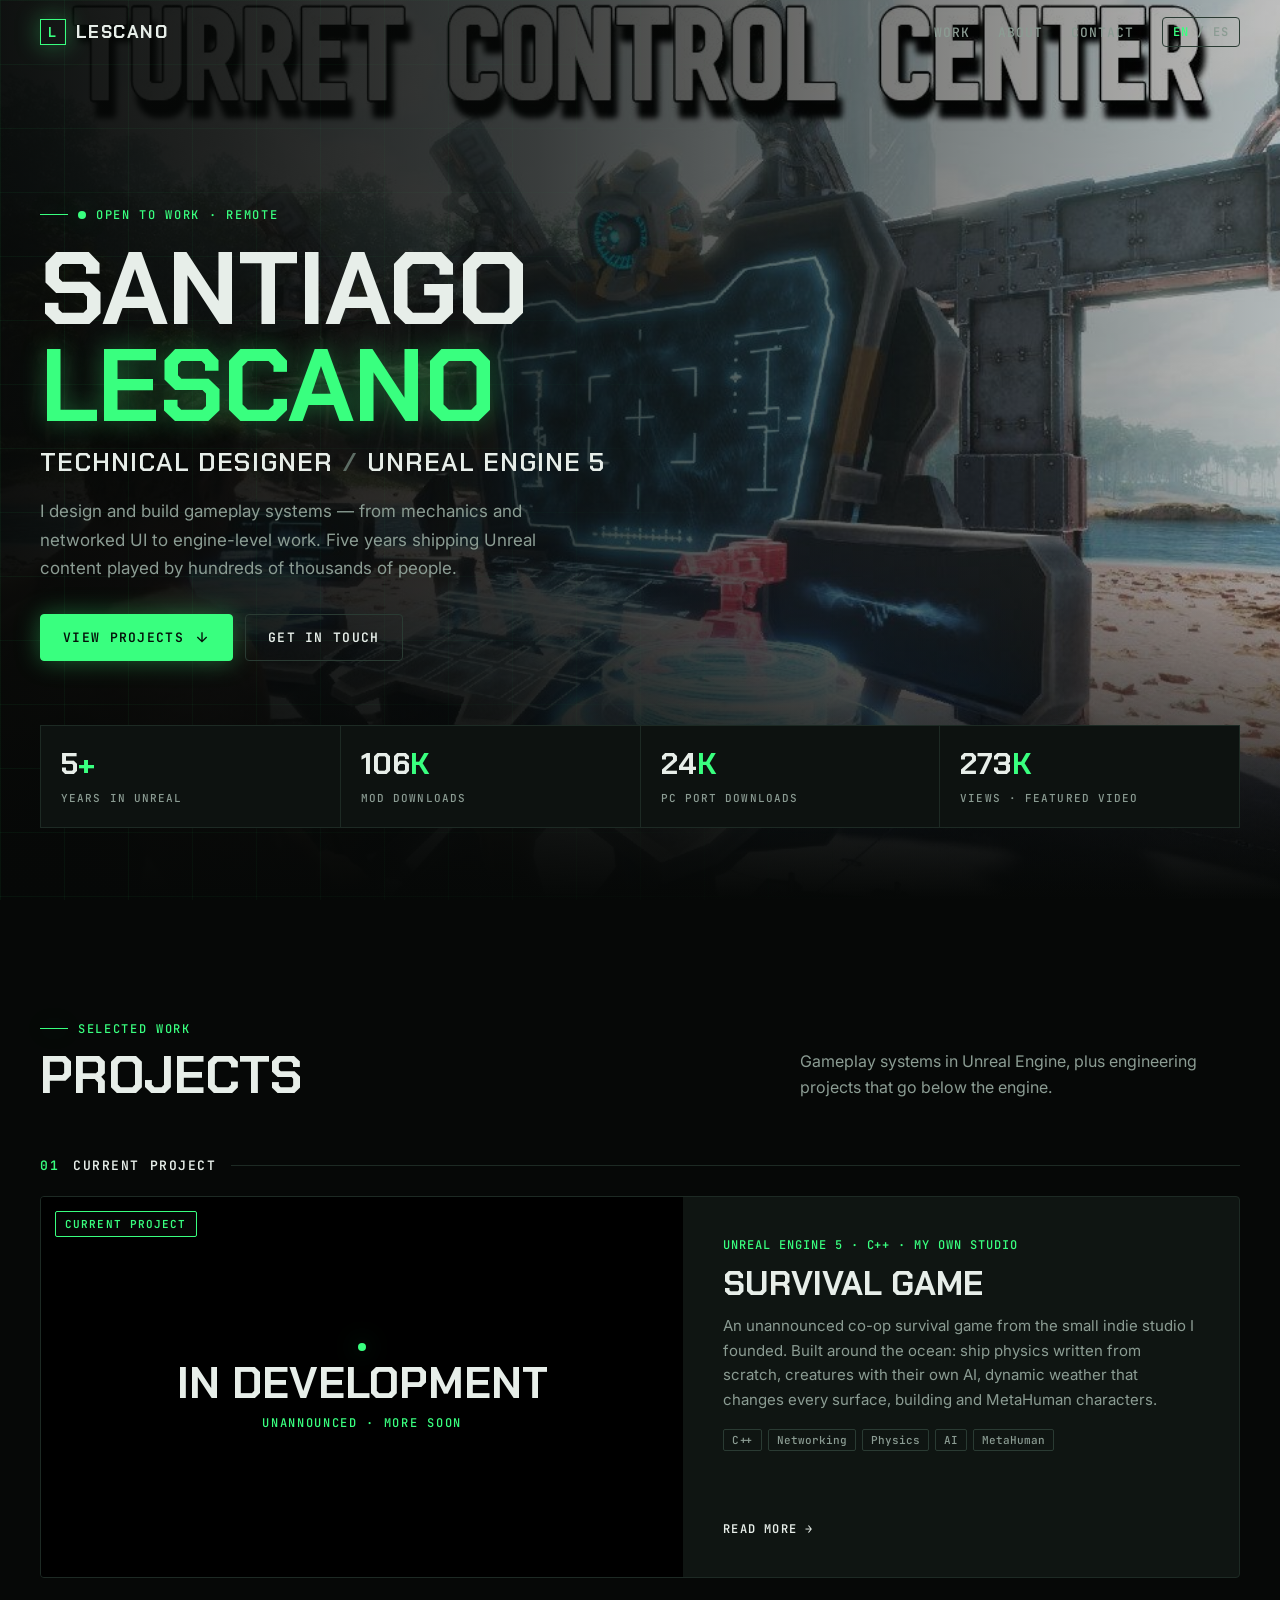
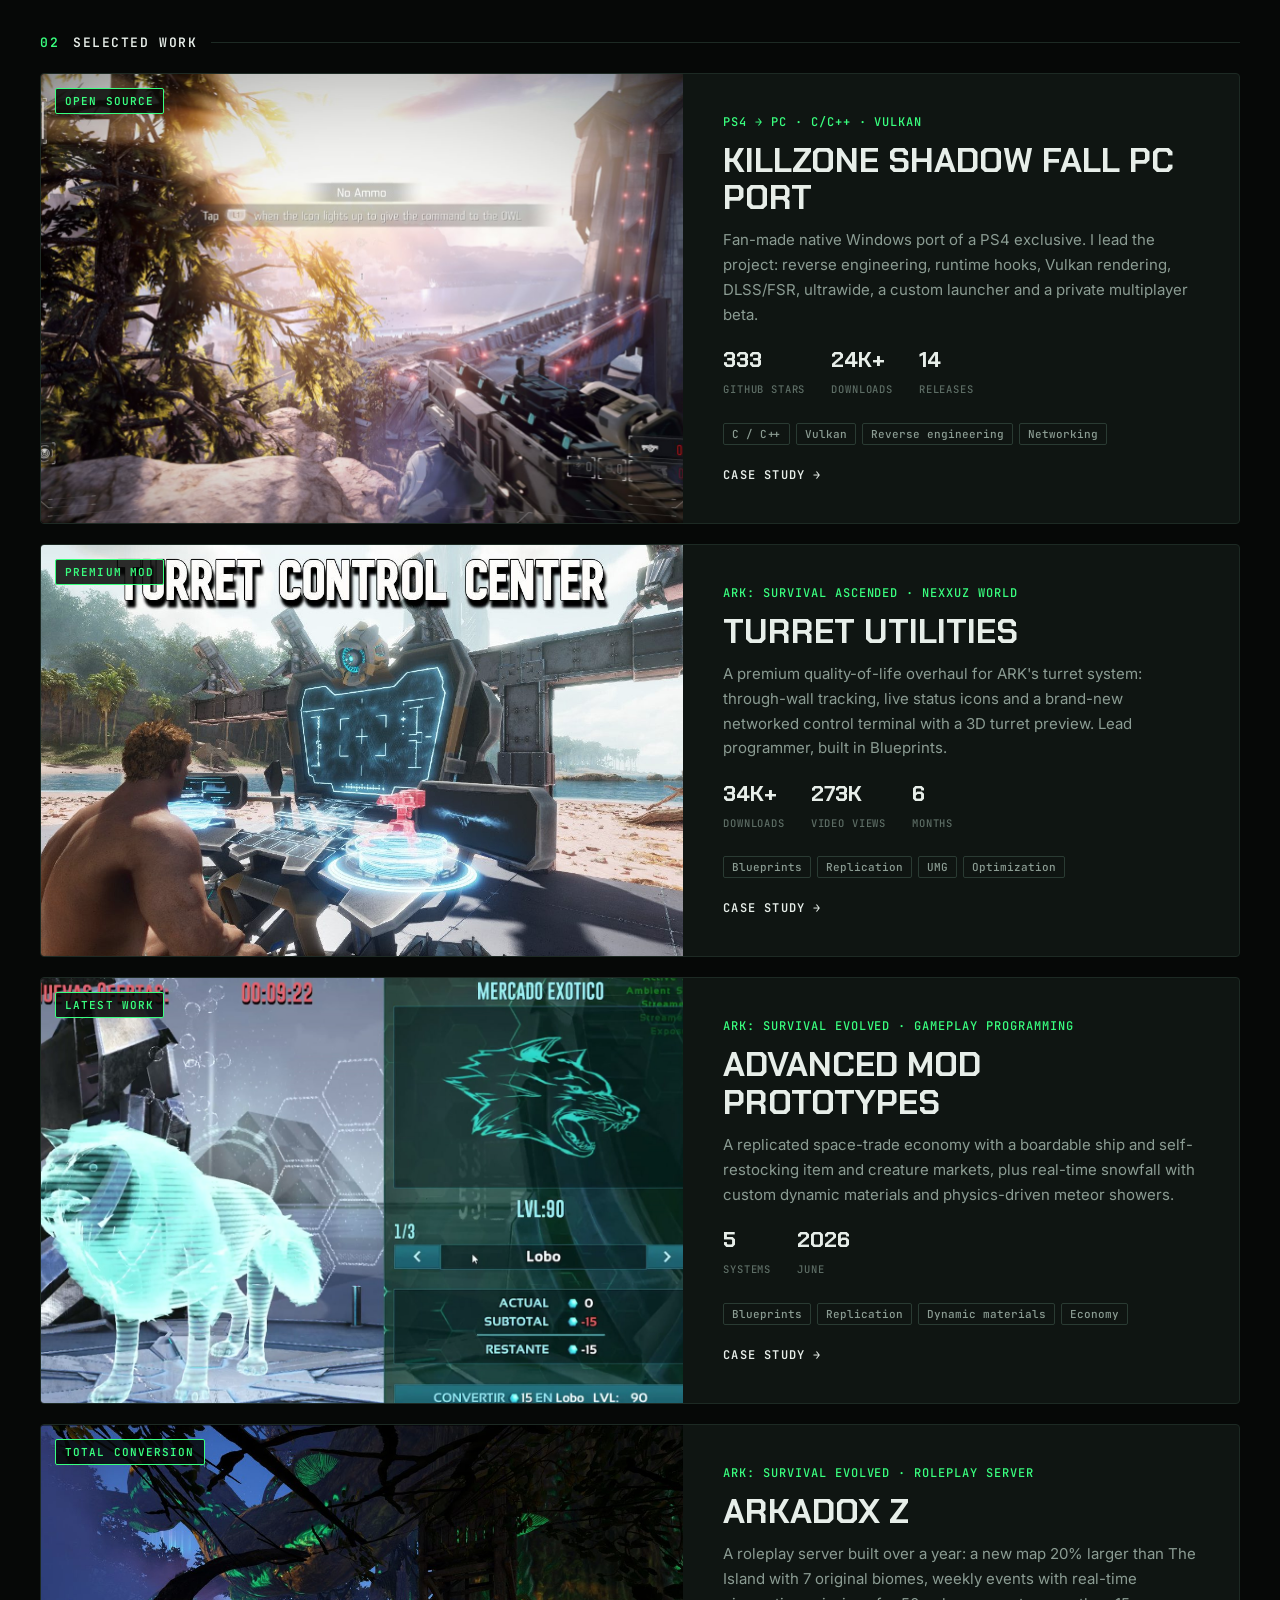
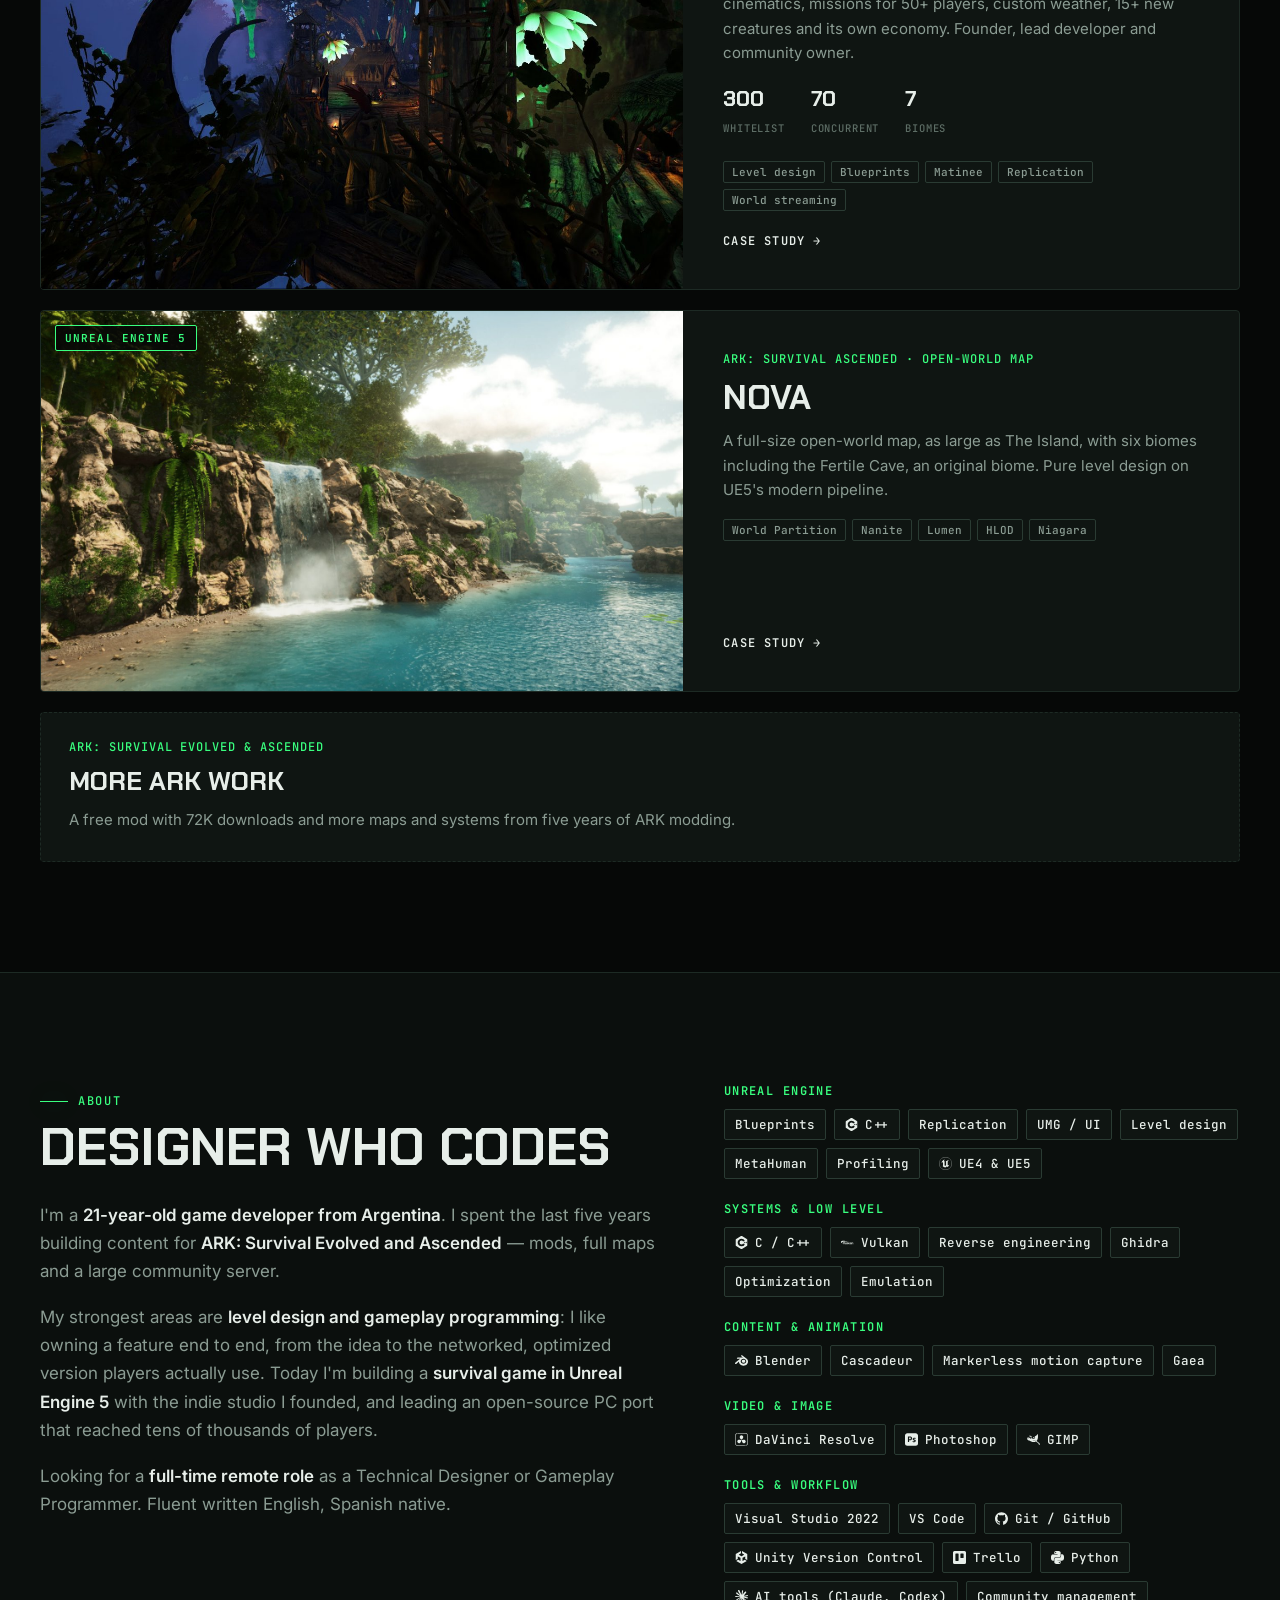
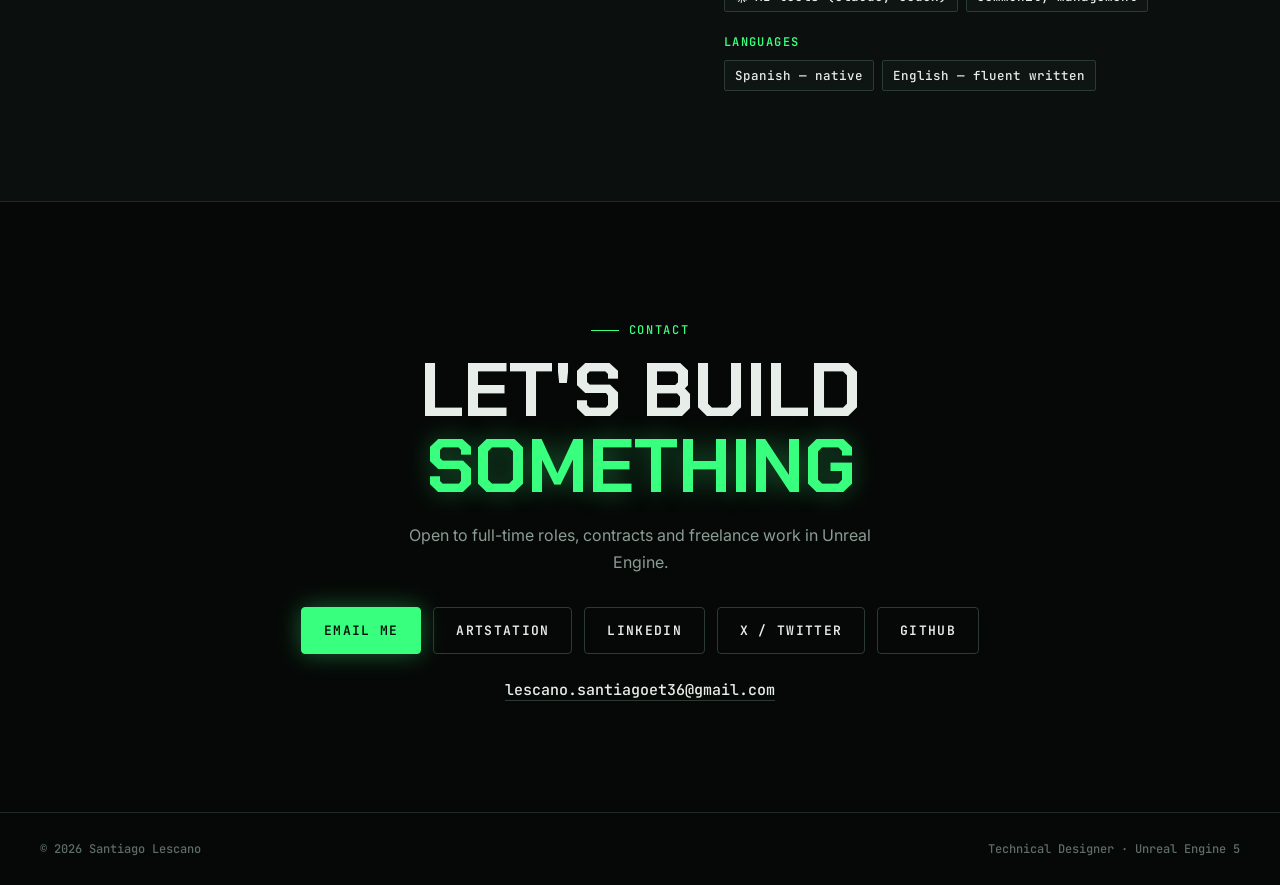
<file: index.html>
<!doctype html>
<html lang="en" data-lang="en">
<head>
  <meta charset="utf-8">
  <meta name="viewport" content="width=device-width, initial-scale=1">
  <title>Santiago Lescano — Technical Designer · Unreal Engine 5</title>
  <meta name="description" content="Technical Designer and gameplay programmer working in Unreal Engine 5. ARK premium mods, multiplayer systems and engine-level research.">
  <meta property="og:title" content="Santiago Lescano — Technical Designer · Unreal Engine 5">
  <meta property="og:description" content="Gameplay systems, multiplayer and engine-level work in Unreal Engine.">
  <meta property="og:image" content="assets/img/tu-control-center.jpg">
  <link rel="preconnect" href="https://fonts.googleapis.com">
  <link rel="preconnect" href="https://fonts.gstatic.com" crossorigin>
  <link href="https://fonts.googleapis.com/css2?family=Chakra+Petch:wght@500;600;700&family=Inter:wght@400;500;600&family=JetBrains+Mono:wght@500;600&display=swap" rel="stylesheet">
  <link rel="stylesheet" href="css/style.css">
</head>
<body>

<nav class="nav">
  <div class="wrap">
    <a href="#top" class="logo"><span class="logo-mark">L</span>Lescano</a>
    <div class="nav-links">
      <a href="#work"><span lang="en">Work</span><span lang="es">Proyectos</span></a>
      <a href="#about"><span lang="en">About</span><span lang="es">Sobre mí</span></a>
      <a href="#contact"><span lang="en">Contact</span><span lang="es">Contacto</span></a>
      <button class="lang-toggle" type="button" aria-label="Change language"><span lang="en"><b>EN</b> / ES</span><span lang="es">EN / <b>ES</b></span></button>
    </div>
  </div>
</nav>

<header class="hero" id="top">
  <div class="hero-bg"><img src="assets/img/tu-control-center.jpg" alt=""></div>
  <div class="wrap">
    <span class="eyebrow"><span class="status-dot"></span>
      <span lang="en">Open to work · Remote</span><span lang="es">Disponible · Remoto</span>
    </span>
    <h1>Santiago<br><span>Lescano</span></h1>
    <div class="role">Technical Designer<i>/</i>Unreal Engine 5</div>
    <p class="lead">
      <span lang="en">I design and build gameplay systems — from mechanics and networked UI to engine-level work. Five years shipping Unreal content played by hundreds of thousands of people.</span>
      <span lang="es">Diseño y programo sistemas de juego: desde mecánicas e interfaces en red hasta trabajo a nivel de motor. Cinco años publicando contenido en Unreal jugado por cientos de miles de personas.</span>
    </p>
    <div class="btns">
      <a href="#work" class="btn btn-primary"><span lang="en">View projects</span><span lang="es">Ver proyectos</span>
        <svg viewBox="0 0 24 24" fill="none" stroke="currentColor" stroke-width="2"><path d="M12 5v14M5 12l7 7 7-7"/></svg></a>
      <a href="#contact" class="btn"><span lang="en">Get in touch</span><span lang="es">Contacto</span></a>
    </div>

    <div class="hero-stats">
      <div class="stat"><b>5<em>+</em></b><span lang="en">Years in Unreal</span><span lang="es">Años en Unreal</span></div>
      <div class="stat"><b>106<em>K</em></b><span lang="en">Mod downloads</span><span lang="es">Descargas de mods</span></div>
      <div class="stat"><b>24<em>K</em></b><span lang="en">PC port downloads</span><span lang="es">Descargas del port</span></div>
      <div class="stat"><b>273<em>K</em></b><span lang="en">Views · featured video</span><span lang="es">Vistas · video destacado</span></div>
    </div>
  </div>
</header>

<section id="work">
  <div class="wrap">
    <div class="sec-head reveal">
      <div>
        <span class="eyebrow"><span lang="en">Selected work</span><span lang="es">Trabajos destacados</span></span>
        <h2><span lang="en">Projects</span><span lang="es">Proyectos</span></h2>
      </div>
      <p>
        <span lang="en">Gameplay systems in Unreal Engine, plus engineering projects that go below the engine.</span>
        <span lang="es">Sistemas de juego en Unreal Engine, y proyectos de ingeniería que van por debajo del motor.</span>
      </p>
    </div>

    <div class="group-label reveal"><span class="idx">01</span>
      <span lang="en">Current project</span><span lang="es">Proyecto actual</span>
    </div>
    <div class="grid">
      <a class="card wide reveal" href="projects/survival-game.html">
        <div class="thumb game-art"><span class="badge"><span lang="en">Current project</span><span lang="es">Proyecto actual</span></span>
          <div><span class="status-dot"></span><b lang="en">In development</b><b lang="es">En desarrollo</b><small lang="en">Unannounced · more soon</small><small lang="es">Sin anunciar · más próximamente</small></div></div>
        <div class="body">
          <span class="sub">Unreal Engine 5 · C++ · <span lang="en">My own studio</span><span lang="es">Mi propio estudio</span></span>
          <h3><span lang="en">Survival game</span><span lang="es">Juego de supervivencia</span></h3>
          <p>
            <span lang="en">An unannounced co-op survival game from the small indie studio I founded. Built around the ocean: ship physics written from scratch, creatures with their own AI, dynamic weather that changes every surface, building and MetaHuman characters.</span>
            <span lang="es">Un juego de supervivencia cooperativo sin anunciar, del pequeño estudio independiente que fundé. Centrado en el océano: física de barcos hecha desde cero, criaturas con IA propia, clima dinámico que cambia cada superficie, construcción y personajes MetaHuman.</span>
          </p>
          <div class="tags"><span class="tag">C++</span><span class="tag">Networking</span><span class="tag">Physics</span><span class="tag">AI</span><span class="tag">MetaHuman</span></div>
          <span class="more"><span lang="en">Read more</span><span lang="es">Ver más</span> →</span>
        </div>
      </a>
    </div>

    <div class="group-label reveal"><span class="idx">02</span>
      <span lang="en">Selected work</span><span lang="es">Trabajos destacados</span>
    </div>
    <div class="grid">
      <a class="card wide reveal" href="projects/killzone-port.html">
        <div class="thumb"><span class="badge"><span lang="en">Open source</span><span lang="es">Código abierto</span></span>
          <img src="assets/img/kz-cover.jpg" alt="Killzone Shadow Fall running natively on PC" loading="lazy"></div>
        <div class="body">
          <span class="sub">PS4 → PC · C/C++ · Vulkan</span>
          <h3>Killzone Shadow Fall <span lang="en">PC Port</span><span lang="es">para PC</span></h3>
          <p>
            <span lang="en">Fan-made native Windows port of a PS4 exclusive. I lead the project: reverse engineering, runtime hooks, Vulkan rendering, DLSS/FSR, ultrawide, a custom launcher and a private multiplayer beta.</span>
            <span lang="es">Port nativo para Windows, hecho por fans, de un exclusivo de PS4. Lidero el proyecto: ingeniería inversa, hooks en tiempo de ejecución, renderizado en Vulkan, DLSS/FSR, ultrawide, un launcher propio y un multijugador privado en beta.</span>
          </p>
          <div class="kpis">
            <div><b>333</b><span lang="en">GitHub stars</span><span lang="es">Estrellas en GitHub</span></div>
            <div><b>24K+</b><span lang="en">Downloads</span><span lang="es">Descargas</span></div>
            <div><b>14</b><span lang="en">Releases</span><span lang="es">Versiones</span></div>
          </div>
          <div class="tags"><span class="tag">C / C++</span><span class="tag">Vulkan</span><span class="tag">Reverse engineering</span><span class="tag">Networking</span></div>
          <span class="more"><span lang="en">Case study</span><span lang="es">Ver proyecto</span> →</span>
        </div>
      </a>

      <a class="card wide reveal" href="projects/turret-utilities.html">
        <div class="thumb"><span class="badge"><span lang="en">Premium mod</span><span lang="es">Mod premium</span></span>
          <img src="assets/img/tu-control-center.jpg" alt="Turret Control Center in ARK: Survival Ascended" loading="lazy"></div>
        <div class="body">
          <span class="sub">ARK: Survival Ascended · Nexxuz World</span>
          <h3>Turret Utilities</h3>
          <p>
            <span lang="en">A premium quality-of-life overhaul for ARK's turret system: through-wall tracking, live status icons and a brand-new networked control terminal with a 3D turret preview. Lead programmer, built in Blueprints.</span>
            <span lang="es">Mejora premium del sistema de torretas de ARK: seguimiento a través de paredes, íconos de estado en vivo y una terminal de control nueva, replicada en red, con vista 3D de la torreta. Programador principal, hecho en Blueprints.</span>
          </p>
          <div class="kpis">
            <div><b>34K+</b><span lang="en">Downloads</span><span lang="es">Descargas</span></div>
            <div><b>273K</b><span lang="en">Video views</span><span lang="es">Vistas del video</span></div>
            <div><b>6</b><span lang="en">Months</span><span lang="es">Meses</span></div>
          </div>
          <div class="tags"><span class="tag">Blueprints</span><span class="tag">Replication</span><span class="tag">UMG</span><span class="tag">Optimization</span></div>
          <span class="more"><span lang="en">Case study</span><span lang="es">Ver proyecto</span> →</span>
        </div>
      </a>

      <a class="card wide reveal" href="projects/advanced-prototypes.html">
        <div class="thumb"><span class="badge"><span lang="en">Latest work</span><span lang="es">Lo más reciente</span></span>
          <img src="assets/img/lcf-cover.jpg" alt="Creature hologram in the Dino Market" loading="lazy"></div>
        <div class="body">
          <span class="sub">ARK: Survival Evolved · <span lang="en">Gameplay programming</span><span lang="es">Programación de gameplay</span></span>
          <h3><span lang="en">Advanced mod prototypes</span><span lang="es">Prototipos avanzados</span></h3>
          <p>
            <span lang="en">A replicated space-trade economy with a boardable ship and self-restocking item and creature markets, plus real-time snowfall with custom dynamic materials and physics-driven meteor showers.</span>
            <span lang="es">Una economía de comercio espacial replicada con una nave abordable y mercados de ítems y criaturas que se renuevan solos, más nevadas en tiempo real con materiales dinámicos propios y lluvias de meteoritos con física.</span>
          </p>
          <div class="kpis">
            <div><b>5</b><span lang="en">Systems</span><span lang="es">Sistemas</span></div>
            <div><b>2026</b><span lang="en">June</span><span lang="es">Junio</span></div>
          </div>
          <div class="tags"><span class="tag">Blueprints</span><span class="tag">Replication</span><span class="tag">Dynamic materials</span><span class="tag">Economy</span></div>
          <span class="more"><span lang="en">Case study</span><span lang="es">Ver proyecto</span> →</span>
        </div>
      </a>

      <a class="card wide reveal" href="projects/arkadox-z.html">
        <div class="thumb"><span class="badge"><span lang="en">Total conversion</span><span lang="es">Conversión total</span></span>
          <img src="assets/img/az-bog-market.jpg" alt="Arkadox Z: Twilight Bog market town" loading="lazy"></div>
        <div class="body">
          <span class="sub">ARK: Survival Evolved · <span lang="en">Roleplay server</span><span lang="es">Servidor de rol</span></span>
          <h3>Arkadox Z</h3>
          <p>
            <span lang="en">A roleplay server built over a year: a new map 20% larger than The Island with 7 original biomes, weekly events with real-time cinematics, missions for 50+ players, custom weather, 15+ new creatures and its own economy. Founder, lead developer and community owner.</span>
            <span lang="es">Un servidor de rol hecho en un año: un mapa nuevo un 20% más grande que The Island con 7 biomas originales, eventos semanales con cinemáticas en tiempo real, misiones para más de 50 jugadores, clima propio, más de 15 criaturas nuevas y economía propia. Fundador, desarrollador principal y dueño de la comunidad.</span>
          </p>
          <div class="kpis">
            <div><b>300</b><span lang="en">Whitelist</span><span lang="es">Whitelist</span></div>
            <div><b>70</b><span lang="en">Concurrent</span><span lang="es">Simultáneos</span></div>
            <div><b>7</b><span lang="en">Biomes</span><span lang="es">Biomas</span></div>
          </div>
          <div class="tags"><span class="tag">Level design</span><span class="tag">Blueprints</span><span class="tag">Matinee</span><span class="tag">Replication</span><span class="tag">World streaming</span></div>
          <span class="more"><span lang="en">Case study</span><span lang="es">Ver proyecto</span> →</span>
        </div>
      </a>

      <a class="card wide reveal" href="projects/nova.html">
        <div class="thumb"><span class="badge">Unreal Engine 5</span>
          <img src="assets/img/nova-canyon-3.jpg" alt="Nova map: jungle canyon with waterfalls" loading="lazy"></div>
        <div class="body">
          <span class="sub">ARK: Survival Ascended · <span lang="en">Open-world map</span><span lang="es">Mapa de mundo abierto</span></span>
          <h3>Nova</h3>
          <p>
            <span lang="en">A full-size open-world map, as large as The Island, with six biomes including the Fertile Cave, an original biome. Pure level design on UE5's modern pipeline.</span>
            <span lang="es">Un mapa de mundo abierto de tamaño completo, tan grande como The Island, con seis biomas, entre ellos la Fertile Cave, un bioma original. Diseño de niveles puro con las herramientas modernas de UE5.</span>
          </p>
          <div class="tags"><span class="tag">World Partition</span><span class="tag">Nanite</span><span class="tag">Lumen</span><span class="tag">HLOD</span><span class="tag">Niagara</span></div>
          <span class="more"><span lang="en">Case study</span><span lang="es">Ver proyecto</span> →</span>
        </div>
      </a>

      <div class="card slim reveal">
        <div class="body">
          <span class="sub">ARK: Survival Evolved &amp; Ascended</span>
          <h3><span lang="en">More ARK work</span><span lang="es">Más trabajos en ARK</span></h3>
          <p>
            <span lang="en">A free mod with 72K downloads and more maps and systems from five years of ARK modding.</span>
            <span lang="es">Un mod gratis con 72K descargas y más mapas y sistemas de cinco años haciendo mods para ARK.</span>
          </p>
        </div>
      </div>
    </div>
  </div>
</section>

<section class="about" id="about">
  <div class="wrap about-grid">
    <div class="about-text reveal">
      <span class="eyebrow"><span lang="en">About</span><span lang="es">Sobre mí</span></span>
      <div class="sec-head" style="margin-bottom:28px"><h2><span lang="en">Designer who codes</span><span lang="es">Diseñador que programa</span></h2></div>
      <p lang="en">I'm a <strong>21-year-old game developer from Argentina</strong>. I spent the last five years building content for <strong>ARK: Survival Evolved and Ascended</strong> — mods, full maps and a large community server.</p>
      <p lang="es">Soy <strong>desarrollador de videojuegos, tengo 21 años y soy de Argentina</strong>. Pasé los últimos cinco años creando contenido para <strong>ARK: Survival Evolved y Ascended</strong> (mods, mapas completos y un servidor grande).</p>
      <p lang="en">My strongest areas are <strong>level design and gameplay programming</strong>: I like owning a feature end to end, from the idea to the networked, optimized version players actually use. Today I'm building a <strong>survival game in Unreal Engine 5</strong> with the indie studio I founded, and leading an open-source PC port that reached tens of thousands of players.</p>
      <p lang="es">Mis puntos fuertes son <strong>el diseño de niveles y la programación de gameplay</strong>: me gusta encargarme de una feature de punta a punta, desde la idea hasta la versión optimizada y en red que usan los jugadores. Hoy desarrollo un <strong>juego de supervivencia en Unreal Engine 5</strong> con el estudio independiente que fundé, y lidero un port de código abierto que llegó a decenas de miles de jugadores.</p>
      <p lang="en">Looking for a <strong>full-time remote role</strong> as a Technical Designer or Gameplay Programmer. Fluent written English, Spanish native.</p>
      <p lang="es">Busco un <strong>puesto fijo remoto</strong> como Technical Designer o Gameplay Programmer. Inglés escrito fluido, español nativo.</p>
    </div>
    <div class="skills reveal">
      <div class="skill-group"><h4>Unreal Engine</h4><div class="tags">
        <span class="tag">Blueprints</span><span class="tag ti i-cpp">C++</span><span class="tag">Replication</span><span class="tag">UMG / UI</span><span class="tag">Level design</span><span class="tag">MetaHuman</span><span class="tag">Profiling</span><span class="tag ti i-unreal">UE4 &amp; UE5</span></div></div>
      <div class="skill-group"><h4><span lang="en">Systems &amp; low level</span><span lang="es">Sistemas y bajo nivel</span></h4><div class="tags">
        <span class="tag ti i-cpp">C / C++</span><span class="tag ti i-vulkan">Vulkan</span><span class="tag">Reverse engineering</span><span class="tag">Ghidra</span><span class="tag">Optimization</span><span class="tag">Emulation</span></div></div>
      <div class="skill-group"><h4><span lang="en">Content &amp; animation</span><span lang="es">Contenido y animación</span></h4><div class="tags">
        <span class="tag ti i-blender">Blender</span><span class="tag">Cascadeur</span><span class="tag"><span lang="en">Markerless motion capture</span><span lang="es">Captura de movimiento sin marcadores</span></span><span class="tag">Gaea</span></div></div>
      <div class="skill-group"><h4><span lang="en">Video &amp; image</span><span lang="es">Video e imagen</span></h4><div class="tags">
        <span class="tag ti i-davinci">DaVinci Resolve</span><span class="tag ti i-photoshop">Photoshop</span><span class="tag ti i-gimp">GIMP</span></div></div>
      <div class="skill-group"><h4><span lang="en">Tools &amp; workflow</span><span lang="es">Herramientas y flujo de trabajo</span></h4><div class="tags">
        <span class="tag">Visual Studio 2022</span><span class="tag">VS Code</span><span class="tag ti i-github">Git / GitHub</span><span class="tag ti i-unity">Unity Version Control</span><span class="tag ti i-trello">Trello</span><span class="tag ti i-python">Python</span><span class="tag ti i-claude"><span lang="en">AI tools (Claude, Codex)</span><span lang="es">Herramientas de IA (Claude, Codex)</span></span><span class="tag"><span lang="en">Community management</span><span lang="es">Gestión de comunidad</span></span></div></div>
      <div class="skill-group"><h4><span lang="en">Languages</span><span lang="es">Idiomas</span></h4><div class="tags">
        <span class="tag"><span lang="en">Spanish — native</span><span lang="es">Español — nativo</span></span><span class="tag"><span lang="en">English — fluent written</span><span lang="es">Inglés — escrito fluido</span></span></div></div>
    </div>
  </div>
</section>

<section class="contact" id="contact">
  <div class="wrap reveal">
    <span class="eyebrow"><span lang="en">Contact</span><span lang="es">Contacto</span></span>
    <h2><span lang="en">Let's build</span><span lang="es">Hagamos algo</span><br><em class="hl"><span lang="en">something</span><span lang="es">juntos</span></em></h2>
    <p>
      <span lang="en">Open to full-time roles, contracts and freelance work in Unreal Engine.</span>
      <span lang="es">Abierto a puestos fijos, contratos y trabajos freelance en Unreal Engine.</span>
    </p>
    <div class="btns">
      <a class="btn btn-primary" href="mailto:lescano.santiagoet36@gmail.com"><span lang="en">Email me</span><span lang="es">Escribime</span></a>
      <a class="btn" href="https://lesca191204.artstation.com/" target="_blank" rel="noopener">ArtStation</a>
      <a class="btn" href="https://www.linkedin.com/in/santiago-lescano-a3a9a0448/" target="_blank" rel="noopener">LinkedIn</a>
      <a class="btn" href="https://x.com/Lescaa19" target="_blank" rel="noopener">X / Twitter</a>
      <a class="btn" href="https://github.com/lesca-191204" target="_blank" rel="noopener">GitHub</a>
    </div>
    <a class="mail" href="mailto:lescano.santiagoet36@gmail.com">lescano.santiagoet36@gmail.com</a>
  </div>
</section>

<footer>
  <div class="wrap">
    <span>© 2026 Santiago Lescano</span>
    <span>Technical Designer · Unreal Engine 5</span>
  </div>
</footer>

<script src="js/main.js"></script>
</body>
</html>
</file>
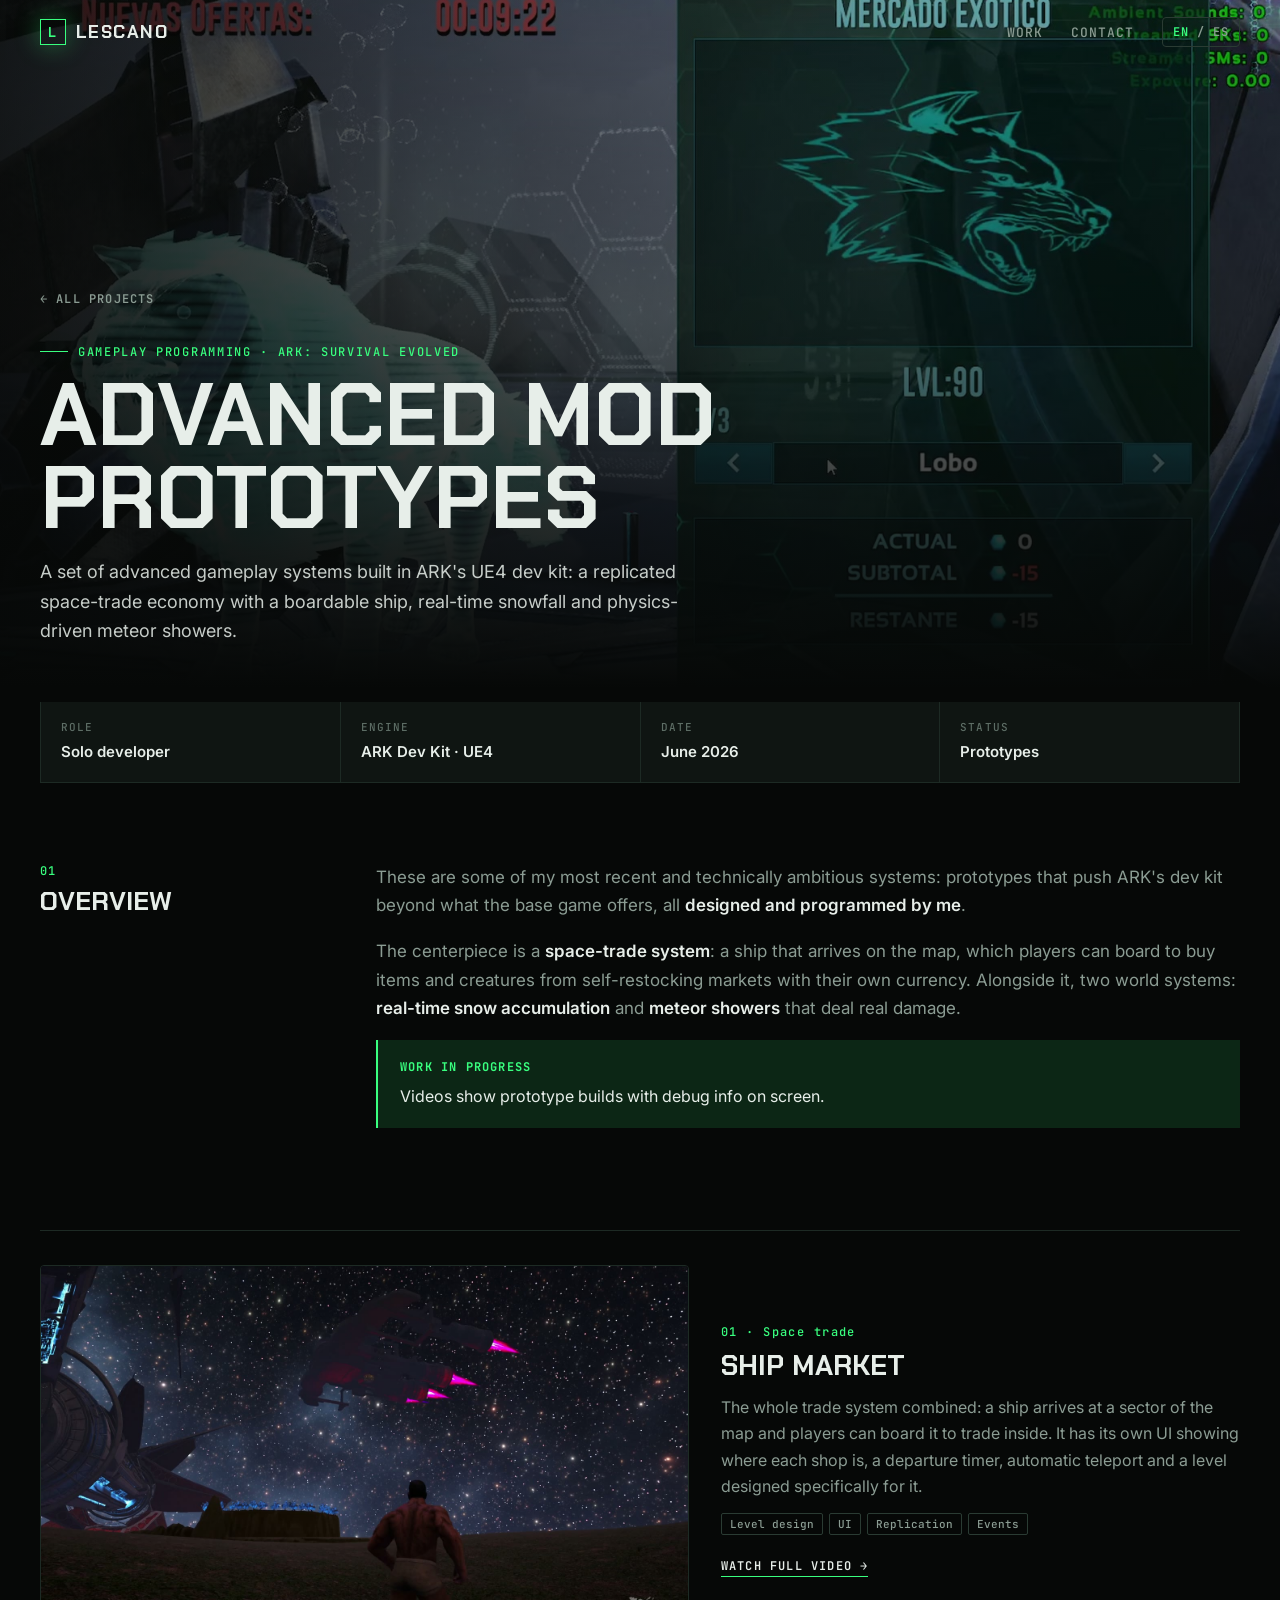
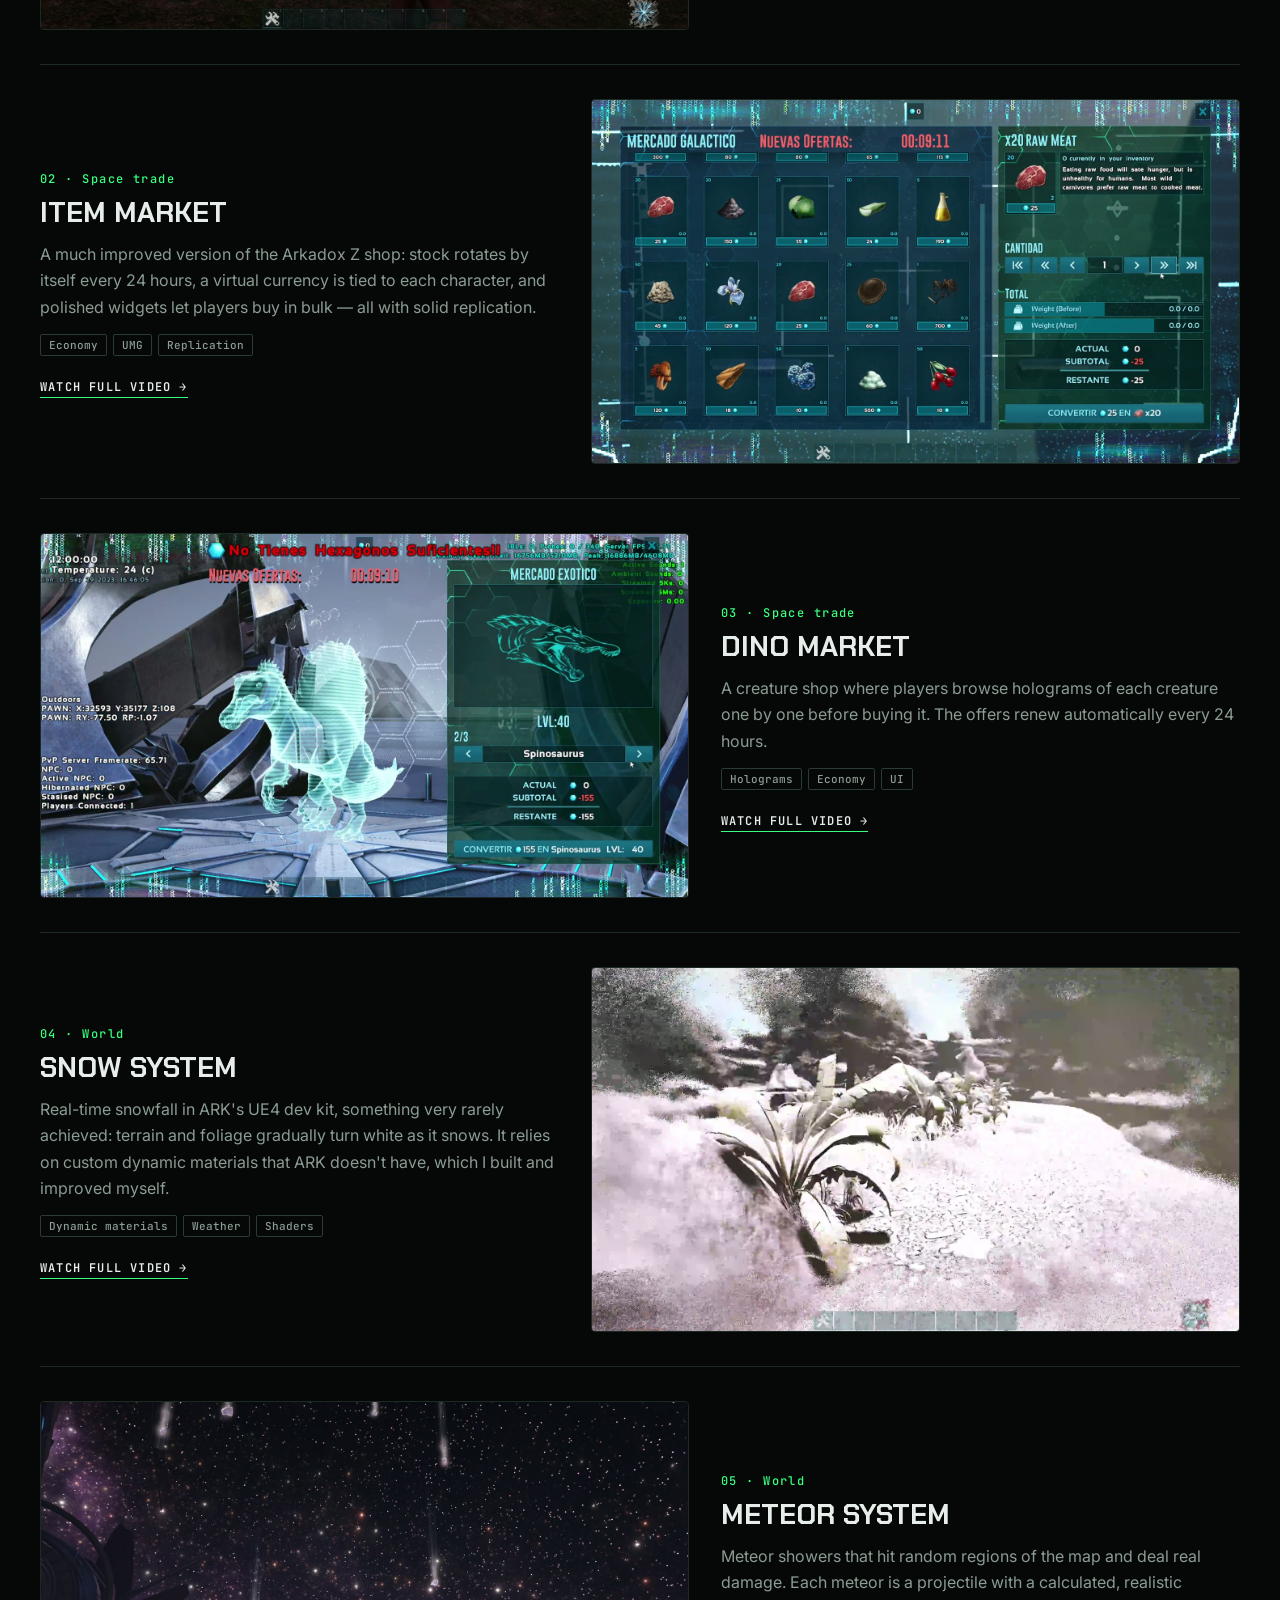
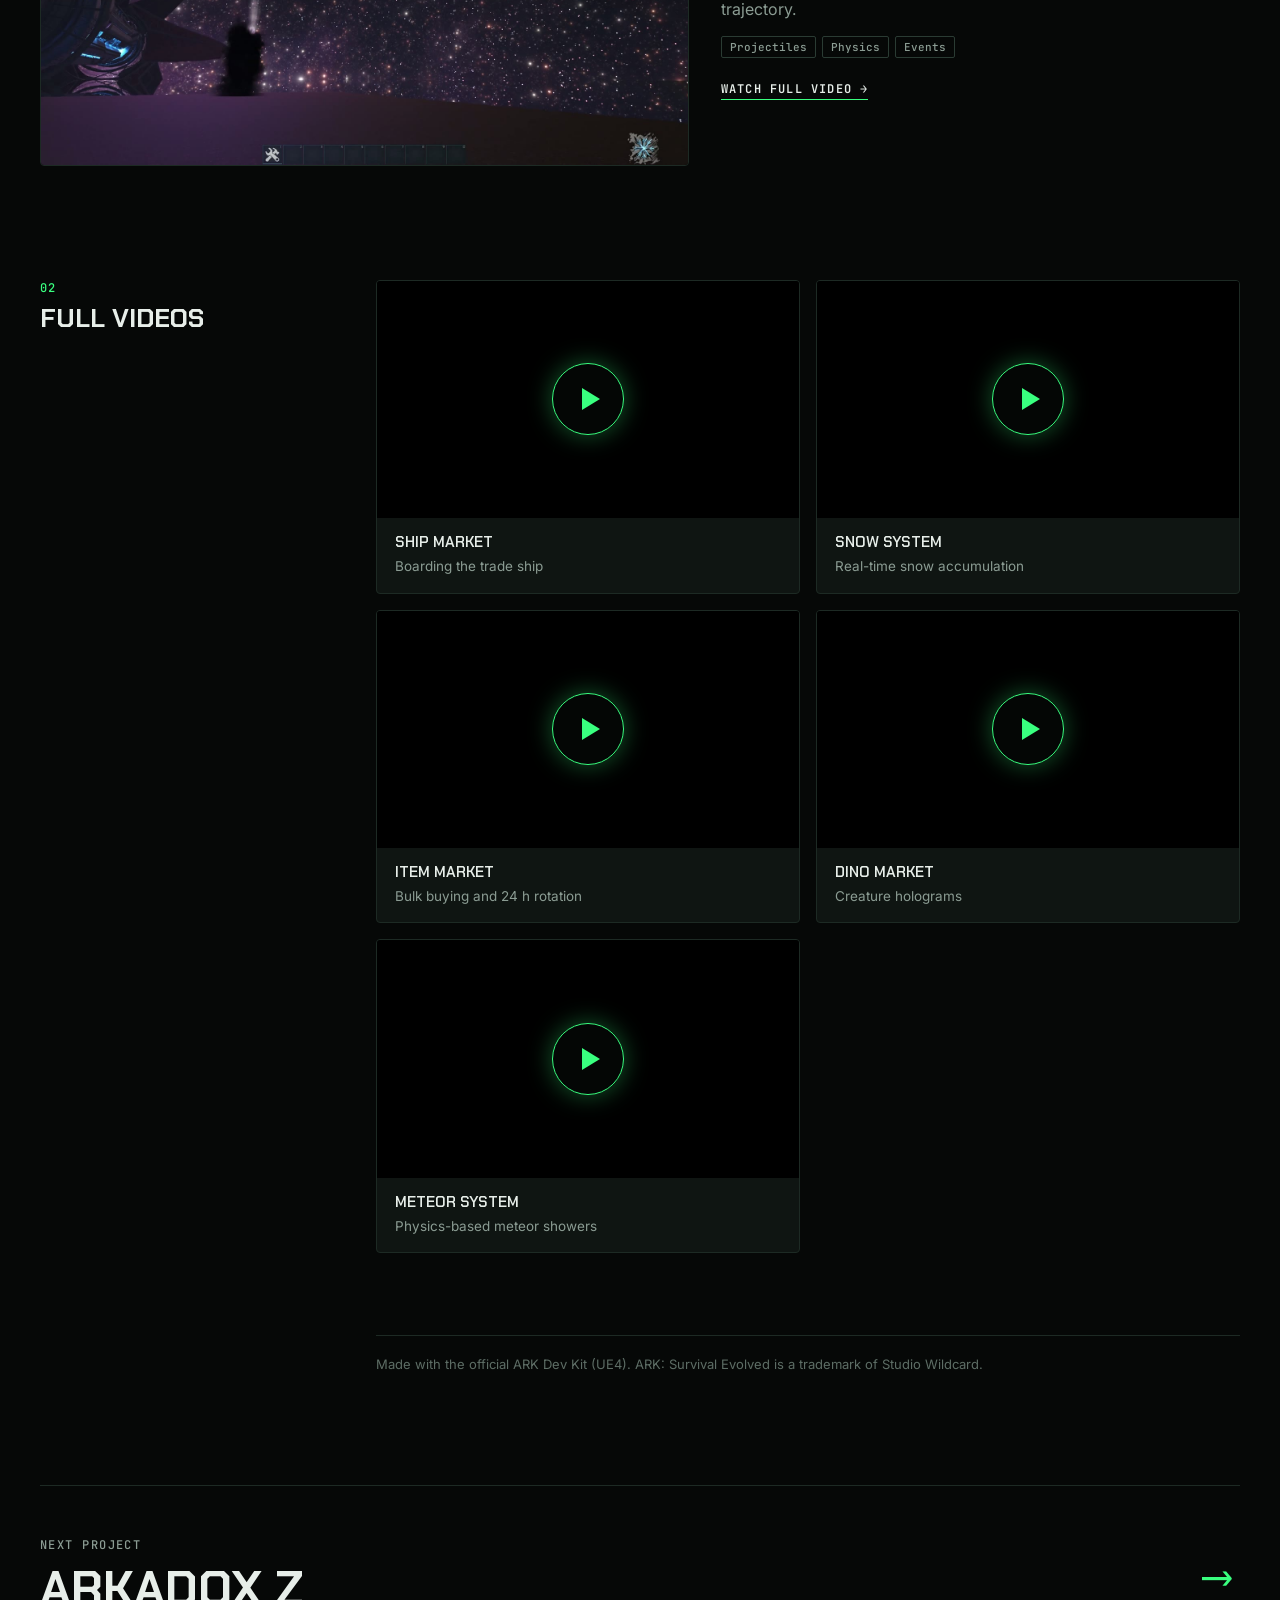
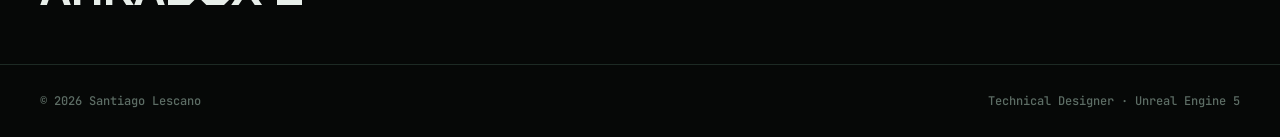
<file: projects/advanced-prototypes.html>
<!doctype html>
<html lang="en" data-lang="en">
<head>
  <meta charset="utf-8">
  <meta name="viewport" content="width=device-width, initial-scale=1">
  <title>Advanced Mod Prototypes — Santiago Lescano</title>
  <meta name="description" content="Advanced gameplay prototypes for ARK: Survival Evolved (UE4): a replicated space-trade system with a boardable ship, real-time snowfall with dynamic materials and a physics-based meteor system.">
  <meta property="og:image" content="../assets/img/lcf-cover.jpg">
  <link rel="preconnect" href="https://fonts.googleapis.com">
  <link rel="preconnect" href="https://fonts.gstatic.com" crossorigin>
  <link href="https://fonts.googleapis.com/css2?family=Chakra+Petch:wght@500;600;700&family=Inter:wght@400;500;600&family=JetBrains+Mono:wght@500;600&display=swap" rel="stylesheet">
  <link rel="stylesheet" href="../css/style.css">
</head>
<body>

<nav class="nav">
  <div class="wrap">
    <a href="../index.html" class="logo"><span class="logo-mark">L</span>Lescano</a>
    <div class="nav-links">
      <a href="../index.html#work"><span lang="en">Work</span><span lang="es">Proyectos</span></a>
      <a href="../index.html#contact"><span lang="en">Contact</span><span lang="es">Contacto</span></a>
      <button class="lang-toggle" type="button" aria-label="Change language"><span lang="en"><b>EN</b> / ES</span><span lang="es">EN / <b>ES</b></span></button>
    </div>
  </div>
</nav>

<header class="p-hero">
  <div class="hero-bg"><img src="../assets/img/lcf-cover.jpg" alt=""></div>
  <div class="wrap">
    <a class="back" href="../index.html#work">← <span lang="en">All projects</span><span lang="es">Todos los proyectos</span></a><br>
    <span class="eyebrow"><span lang="en">Gameplay programming · ARK: Survival Evolved</span><span lang="es">Programación de gameplay · ARK: Survival Evolved</span></span>
    <h1><span lang="en">Advanced mod<br>prototypes</span><span lang="es">Prototipos<br>avanzados</span></h1>
    <p class="lead">
      <span lang="en">A set of advanced gameplay systems built in ARK's UE4 dev kit: a replicated space-trade economy with a boardable ship, real-time snowfall and physics-driven meteor showers.</span>
      <span lang="es">Un conjunto de sistemas de gameplay avanzados hechos en el dev kit de ARK (UE4): una economía de comercio espacial replicada con una nave abordable, nevadas en tiempo real y lluvias de meteoritos con física.</span>
    </p>
  </div>
</header>

<div class="wrap">
  <div class="meta">
    <div><span lang="en">Role</span><span lang="es">Rol</span><b lang="en">Solo developer</b><b lang="es">Desarrollador (solo)</b></div>
    <div><span lang="en">Engine</span><span lang="es">Motor</span><b>ARK Dev Kit · UE4</b></div>
    <div><span lang="en">Date</span><span lang="es">Fecha</span><b lang="en">June 2026</b><b lang="es">Junio 2026</b></div>
    <div><span lang="en">Status</span><span lang="es">Estado</span><b lang="en">Prototypes</b><b lang="es">Prototipos</b></div>
  </div>

  <div class="p-section p-cols reveal">
    <h2><small>01</small><span lang="en">Overview</span><span lang="es">Resumen</span></h2>
    <div class="prose">
      <p lang="en">These are some of my most recent and technically ambitious systems: prototypes that push ARK's dev kit beyond what the base game offers, all <strong>designed and programmed by me</strong>.</p>
      <p lang="es">Son algunos de mis sistemas más recientes y ambiciosos técnicamente: prototipos que llevan el dev kit de ARK más allá de lo que ofrece el juego base, todos <strong>diseñados y programados por mí</strong>.</p>
      <p lang="en">The centerpiece is a <strong>space-trade system</strong>: a ship that arrives on the map, which players can board to buy items and creatures from self-restocking markets with their own currency. Alongside it, two world systems: <strong>real-time snow accumulation</strong> and <strong>meteor showers</strong> that deal real damage.</p>
      <p lang="es">La pieza central es un <strong>sistema de comercio espacial</strong>: una nave que llega al mapa y que los jugadores pueden abordar para comprar ítems y criaturas en mercados que se renuevan solos y tienen moneda propia. A su lado, dos sistemas del mundo: <strong>acumulación de nieve en tiempo real</strong> y <strong>lluvias de meteoritos</strong> que hacen daño real.</p>
      <div class="callout">
        <b lang="en">Work in progress</b><b lang="es">En desarrollo</b>
        <span lang="en">Videos show prototype builds with debug info on screen.</span>
        <span lang="es">Los videos muestran versiones de prototipo con información de depuración en pantalla.</span>
      </div>
    </div>
  </div>

  <div class="p-section reveal">
    <div class="systems">
      <div class="system">
        <div class="system-media"><video src="../assets/video/lcf-ship.mp4" poster="../assets/img/lcf-ship.jpg" autoplay muted loop playsinline preload="metadata"></video></div>
        <div>
          <span class="num">01 · <span lang="en">Space trade</span><span lang="es">Comercio espacial</span></span>
          <h3>Ship Market</h3>
          <p lang="en">The whole trade system combined: a ship arrives at a sector of the map and players can board it to trade inside. It has its own UI showing where each shop is, a departure timer, automatic teleport and a level designed specifically for it.</p>
          <p lang="es">Todo el sistema de comercio junto: una nave llega a un sector del mapa y los jugadores pueden abordarla para comerciar adentro. Tiene su propia interfaz que indica dónde está cada tienda, temporizador de partida, teletransporte automático y un nivel diseñado especialmente.</p>
          <div class="tags"><span class="tag">Level design</span><span class="tag">UI</span><span class="tag">Replication</span><span class="tag">Events</span></div>
          <a class="watch" href="https://youtu.be/5gOpeth0d5E" target="_blank" rel="noopener"><span lang="en">Watch full video</span><span lang="es">Ver video completo</span> →</a>
        </div>
      </div>

      <div class="system">
        <div class="system-media"><video src="../assets/video/lcf-items.mp4" poster="../assets/img/lcf-items.jpg" autoplay muted loop playsinline preload="metadata"></video></div>
        <div>
          <span class="num">02 · <span lang="en">Space trade</span><span lang="es">Comercio espacial</span></span>
          <h3>Item Market</h3>
          <p lang="en">A much improved version of the Arkadox Z shop: stock rotates by itself every 24 hours, a virtual currency is tied to each character, and polished widgets let players buy in bulk — all with solid replication.</p>
          <p lang="es">Una versión muy mejorada de la tienda de Arkadox Z: el stock rota solo cada 24 horas, hay una moneda virtual ligada a cada personaje y widgets pulidos para comprar en cantidad, todo con una replicación sólida.</p>
          <div class="tags"><span class="tag">Economy</span><span class="tag">UMG</span><span class="tag">Replication</span></div>
          <a class="watch" href="https://youtu.be/rAcHFHcn0Dg" target="_blank" rel="noopener"><span lang="en">Watch full video</span><span lang="es">Ver video completo</span> →</a>
        </div>
      </div>

      <div class="system">
        <div class="system-media"><video src="../assets/video/lcf-dinos.mp4" poster="../assets/img/lcf-dinos.jpg" autoplay muted loop playsinline preload="metadata"></video></div>
        <div>
          <span class="num">03 · <span lang="en">Space trade</span><span lang="es">Comercio espacial</span></span>
          <h3>Dino Market</h3>
          <p lang="en">A creature shop where players browse holograms of each creature one by one before buying it. The offers renew automatically every 24 hours.</p>
          <p lang="es">Una tienda de criaturas donde los jugadores recorren hologramas de cada criatura, una por una, antes de comprarla. Las ofertas se renuevan solas cada 24 horas.</p>
          <div class="tags"><span class="tag">Holograms</span><span class="tag">Economy</span><span class="tag">UI</span></div>
          <a class="watch" href="https://youtu.be/h6DixbuiDi0" target="_blank" rel="noopener"><span lang="en">Watch full video</span><span lang="es">Ver video completo</span> →</a>
        </div>
      </div>

      <div class="system">
        <div class="system-media"><video src="../assets/video/lcf-snow.mp4" poster="../assets/img/lcf-snow.jpg" autoplay muted loop playsinline preload="metadata"></video></div>
        <div>
          <span class="num">04 · <span lang="en">World</span><span lang="es">Mundo</span></span>
          <h3>Snow System</h3>
          <p lang="en">Real-time snowfall in ARK's UE4 dev kit, something very rarely achieved: terrain and foliage gradually turn white as it snows. It relies on custom dynamic materials that ARK doesn't have, which I built and improved myself.</p>
          <p lang="es">Nevadas en tiempo real en el dev kit de ARK (UE4), algo que muy pocas veces se logró: el terreno y la vegetación se van cubriendo de blanco mientras nieva. Usa materiales dinámicos propios que ARK no tiene y que hice y mejoré yo.</p>
          <div class="tags"><span class="tag">Dynamic materials</span><span class="tag">Weather</span><span class="tag">Shaders</span></div>
          <a class="watch" href="https://youtu.be/9Cb6Ul2D7Kg" target="_blank" rel="noopener"><span lang="en">Watch full video</span><span lang="es">Ver video completo</span> →</a>
        </div>
      </div>

      <div class="system">
        <div class="system-media"><video src="../assets/video/lcf-meteors.mp4" poster="../assets/img/lcf-meteors.jpg" autoplay muted loop playsinline preload="metadata"></video></div>
        <div>
          <span class="num">05 · <span lang="en">World</span><span lang="es">Mundo</span></span>
          <h3>Meteor System</h3>
          <p lang="en">Meteor showers that hit random regions of the map and deal real damage. Each meteor is a projectile with a calculated, realistic trajectory.</p>
          <p lang="es">Lluvias de meteoritos que caen en regiones al azar del mapa y hacen daño real. Cada meteorito es un proyectil con una trayectoria calculada y realista.</p>
          <div class="tags"><span class="tag">Projectiles</span><span class="tag">Physics</span><span class="tag">Events</span></div>
          <a class="watch" href="https://youtu.be/guxsO79T_Nk" target="_blank" rel="noopener"><span lang="en">Watch full video</span><span lang="es">Ver video completo</span> →</a>
        </div>
      </div>
    </div>
  </div>

  <div class="p-section p-cols reveal">
    <h2><small>02</small><span lang="en">Full videos</span><span lang="es">Videos completos</span></h2>
    <div class="videos">
      <div class="video"><div class="yt" data-id="5gOpeth0d5E"></div><div class="cap"><b>Ship Market</b><span lang="en">Boarding the trade ship</span><span lang="es">Abordando la nave de comercio</span></div></div>
      <div class="video"><div class="yt" data-id="9Cb6Ul2D7Kg"></div><div class="cap"><b>Snow System</b><span lang="en">Real-time snow accumulation</span><span lang="es">Acumulación de nieve en tiempo real</span></div></div>
      <div class="video"><div class="yt" data-id="rAcHFHcn0Dg"></div><div class="cap"><b>Item Market</b><span lang="en">Bulk buying and 24 h rotation</span><span lang="es">Compra en cantidad y rotación cada 24 h</span></div></div>
      <div class="video"><div class="yt" data-id="h6DixbuiDi0"></div><div class="cap"><b>Dino Market</b><span lang="en">Creature holograms</span><span lang="es">Hologramas de criaturas</span></div></div>
      <div class="video"><div class="yt" data-id="guxsO79T_Nk"></div><div class="cap"><b>Meteor System</b><span lang="en">Physics-based meteor showers</span><span lang="es">Lluvias de meteoritos con física</span></div></div>
    </div>
    <p class="disclaimer" style="grid-column: 2">
      <span lang="en">Made with the official ARK Dev Kit (UE4). ARK: Survival Evolved is a trademark of Studio Wildcard.</span>
      <span lang="es">Hecho con el ARK Dev Kit oficial (UE4). ARK: Survival Evolved es una marca de Studio Wildcard.</span>
    </p>
  </div>

  <div class="next">
    <a href="arkadox-z.html">
      <div><span lang="en">Next project</span><span lang="es">Siguiente proyecto</span><b>Arkadox Z</b></div>
      <span class="arrow">→</span>
    </a>
  </div>
</div>

<footer>
  <div class="wrap"><span>© 2026 Santiago Lescano</span><span>Technical Designer · Unreal Engine 5</span></div>
</footer>
<script src="../js/main.js"></script>
</body>
</html>
</file>
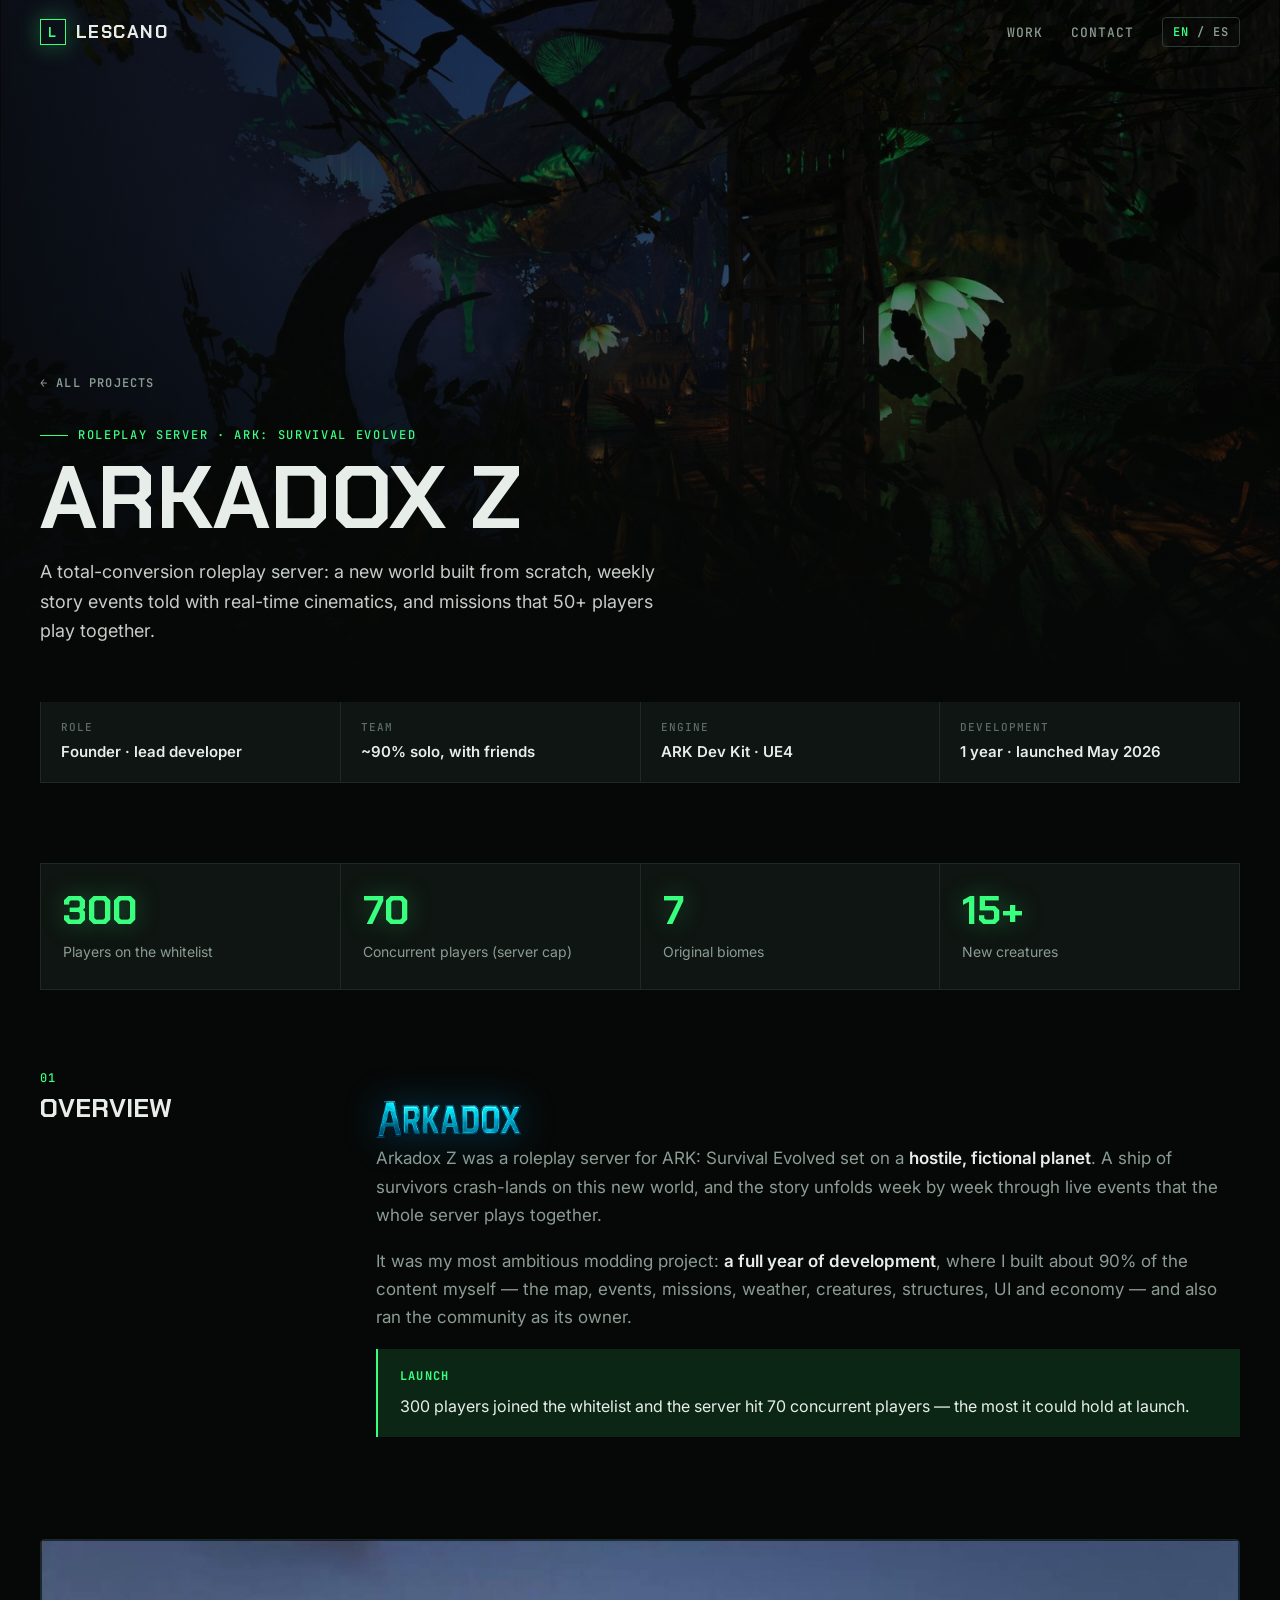
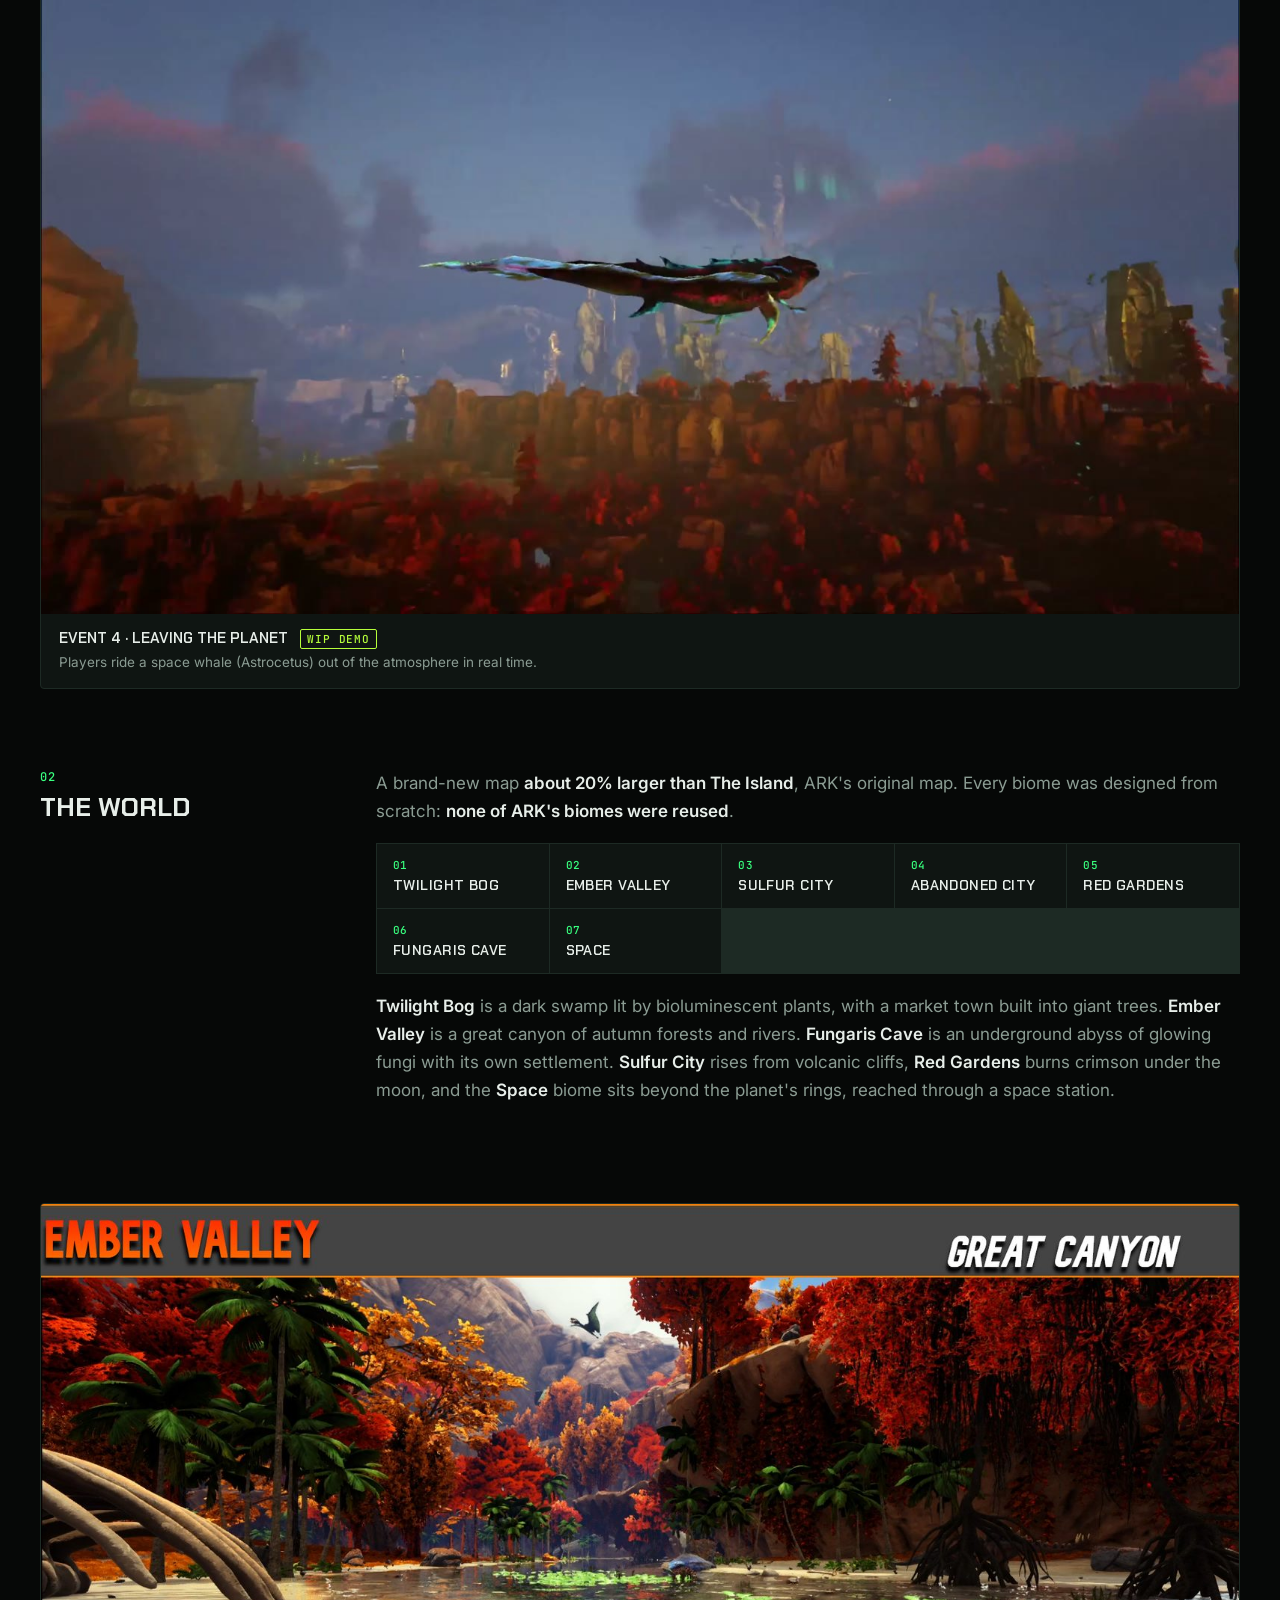
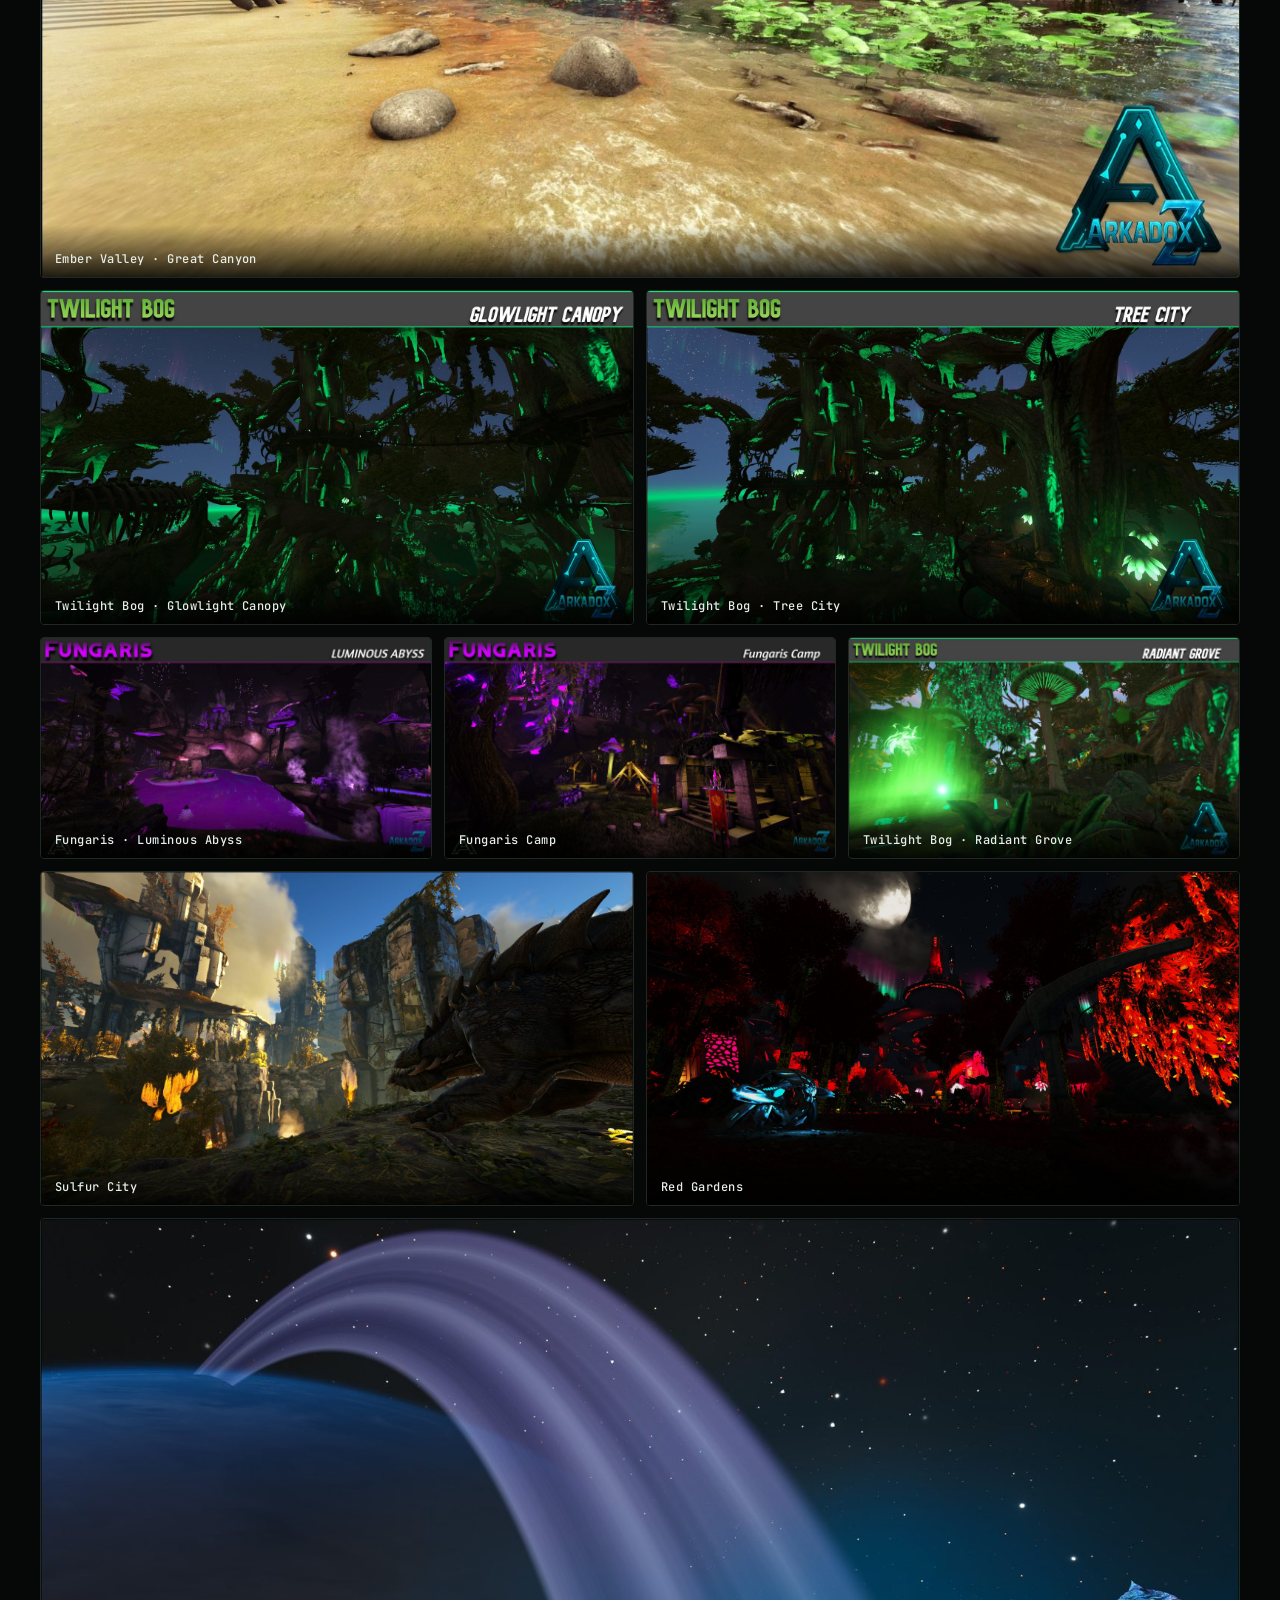
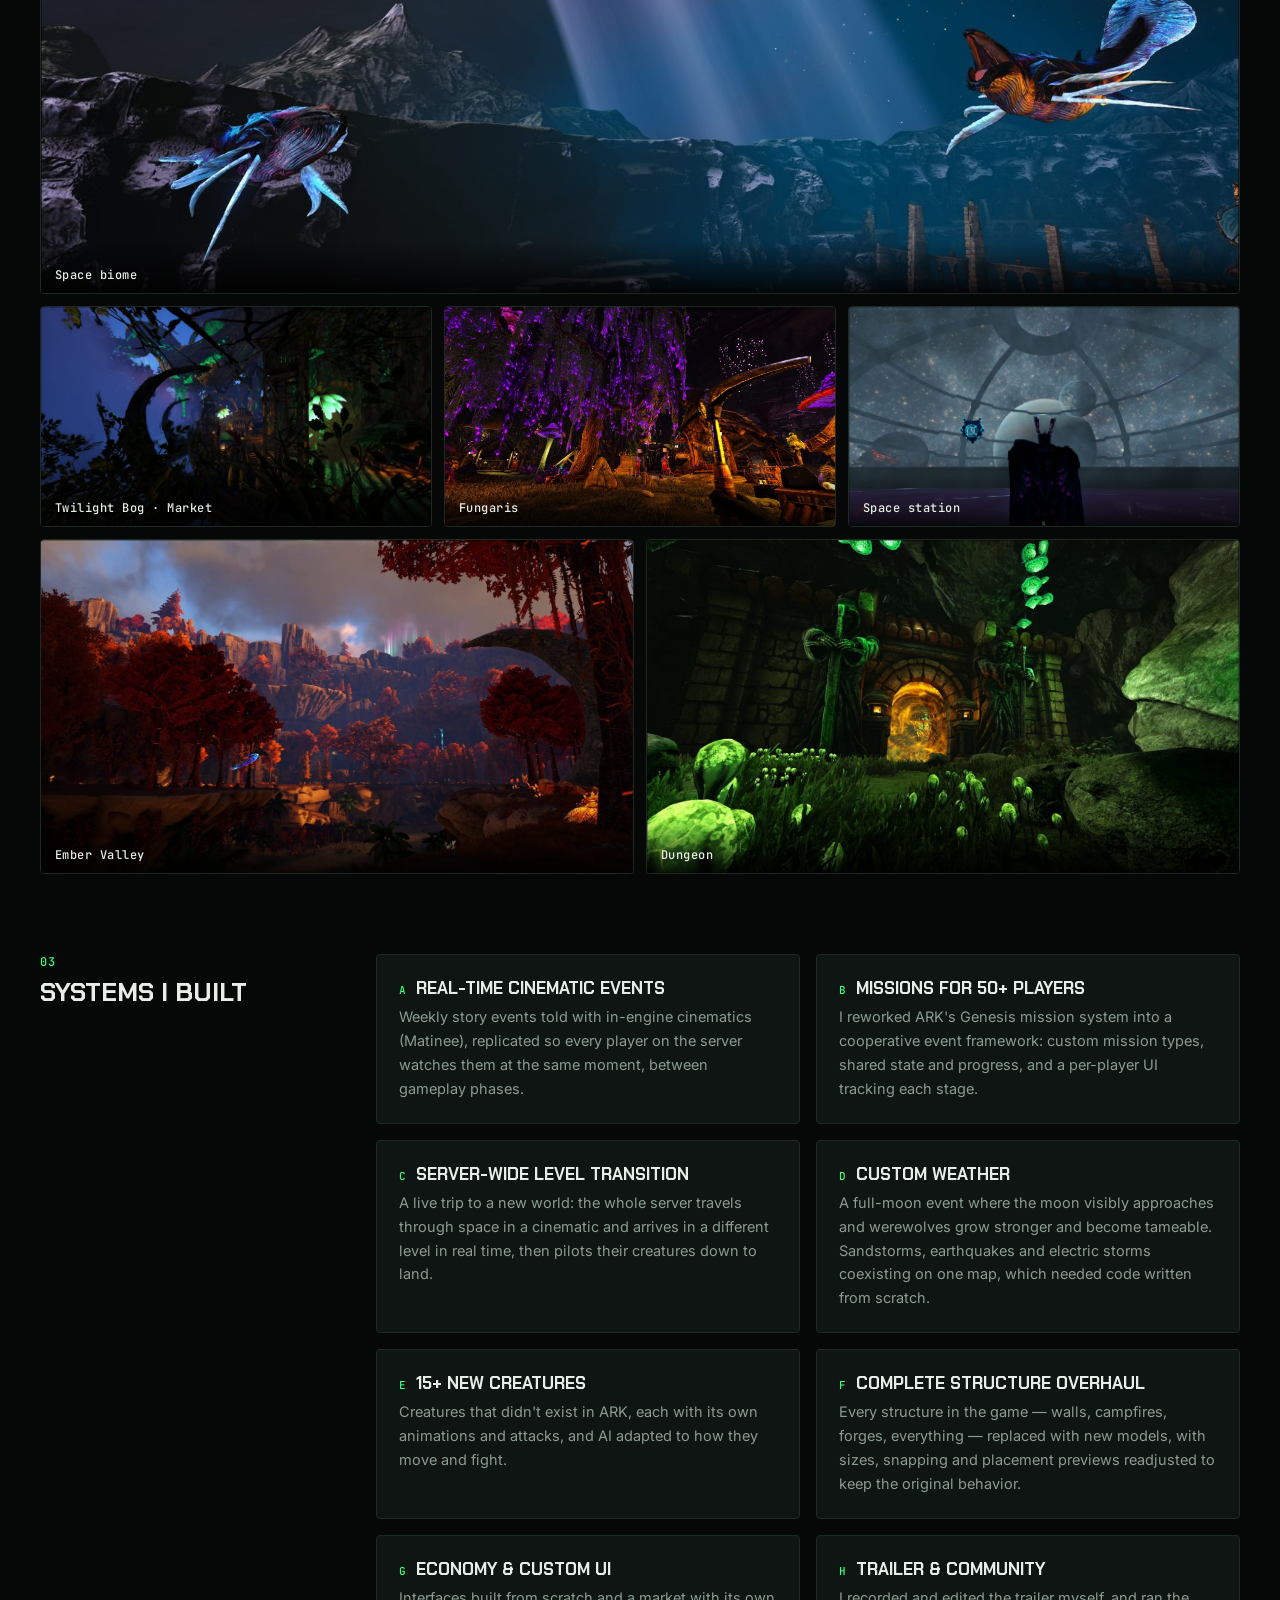
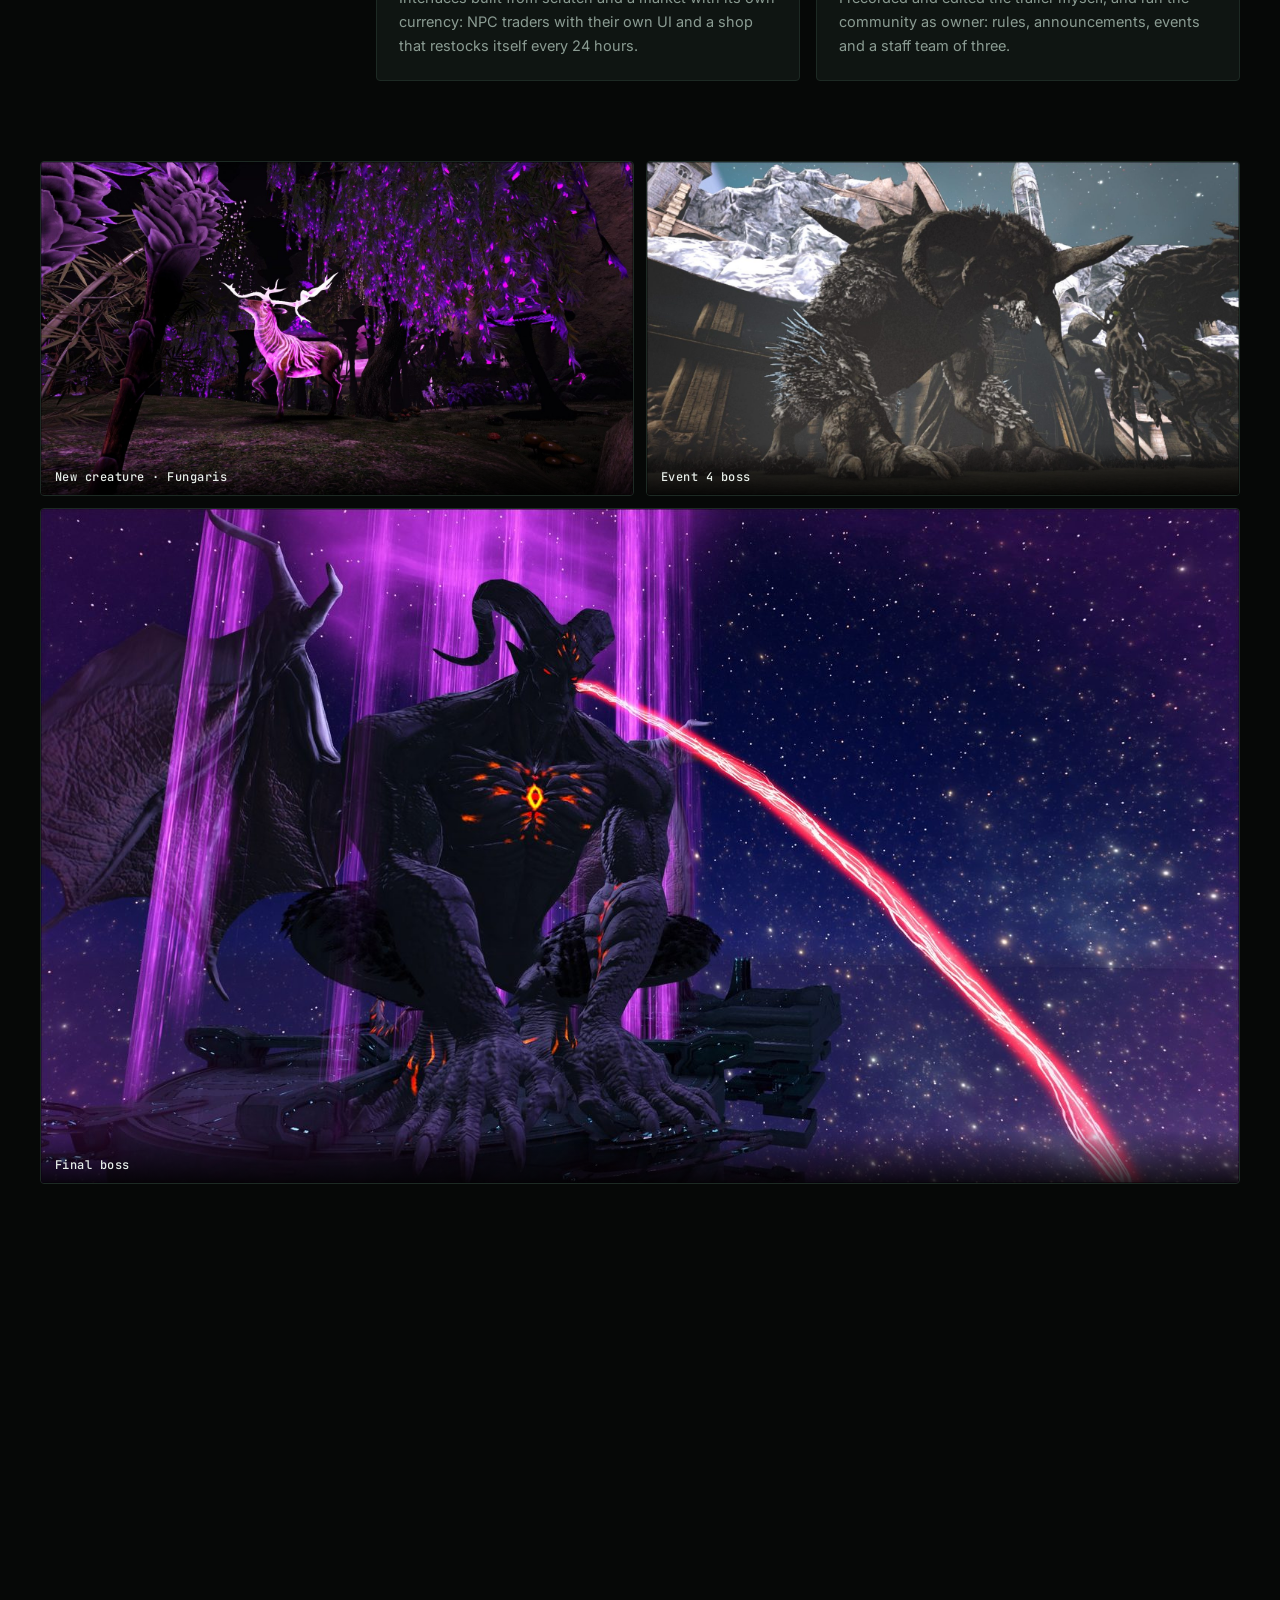
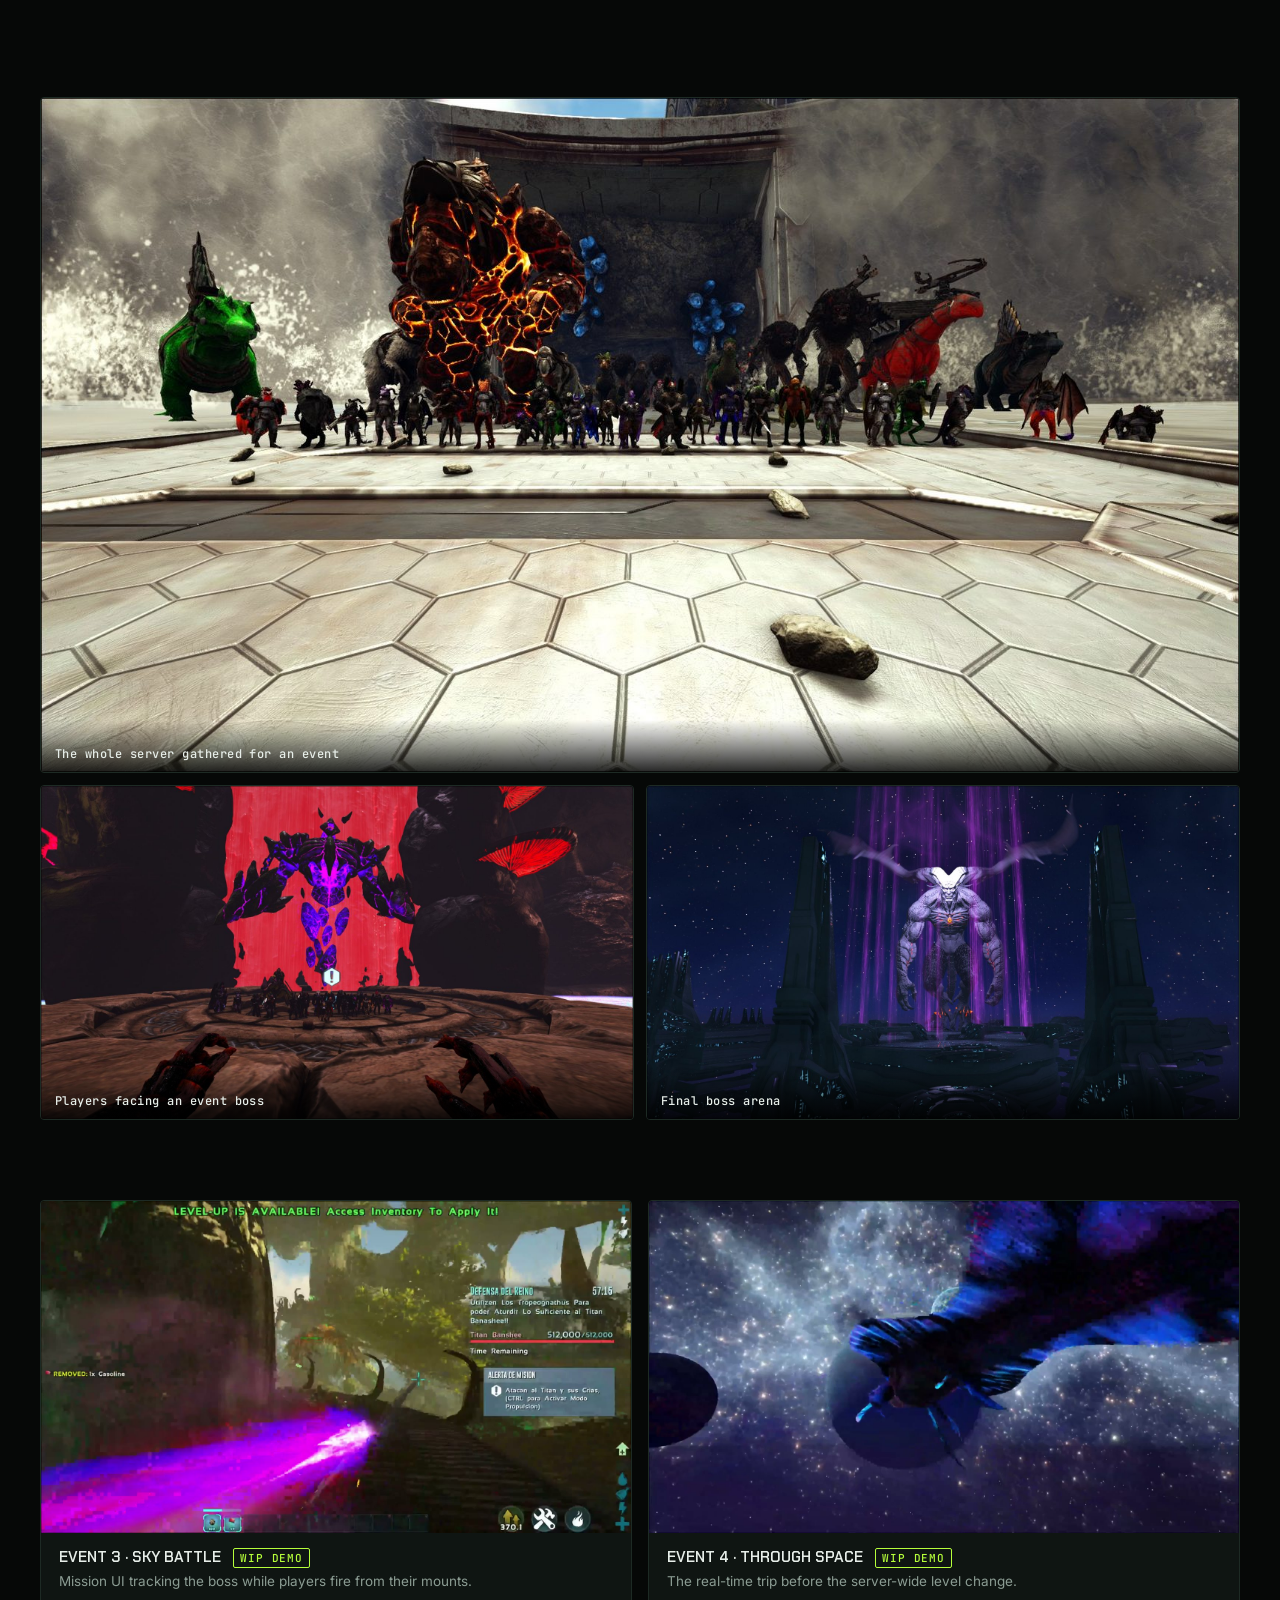
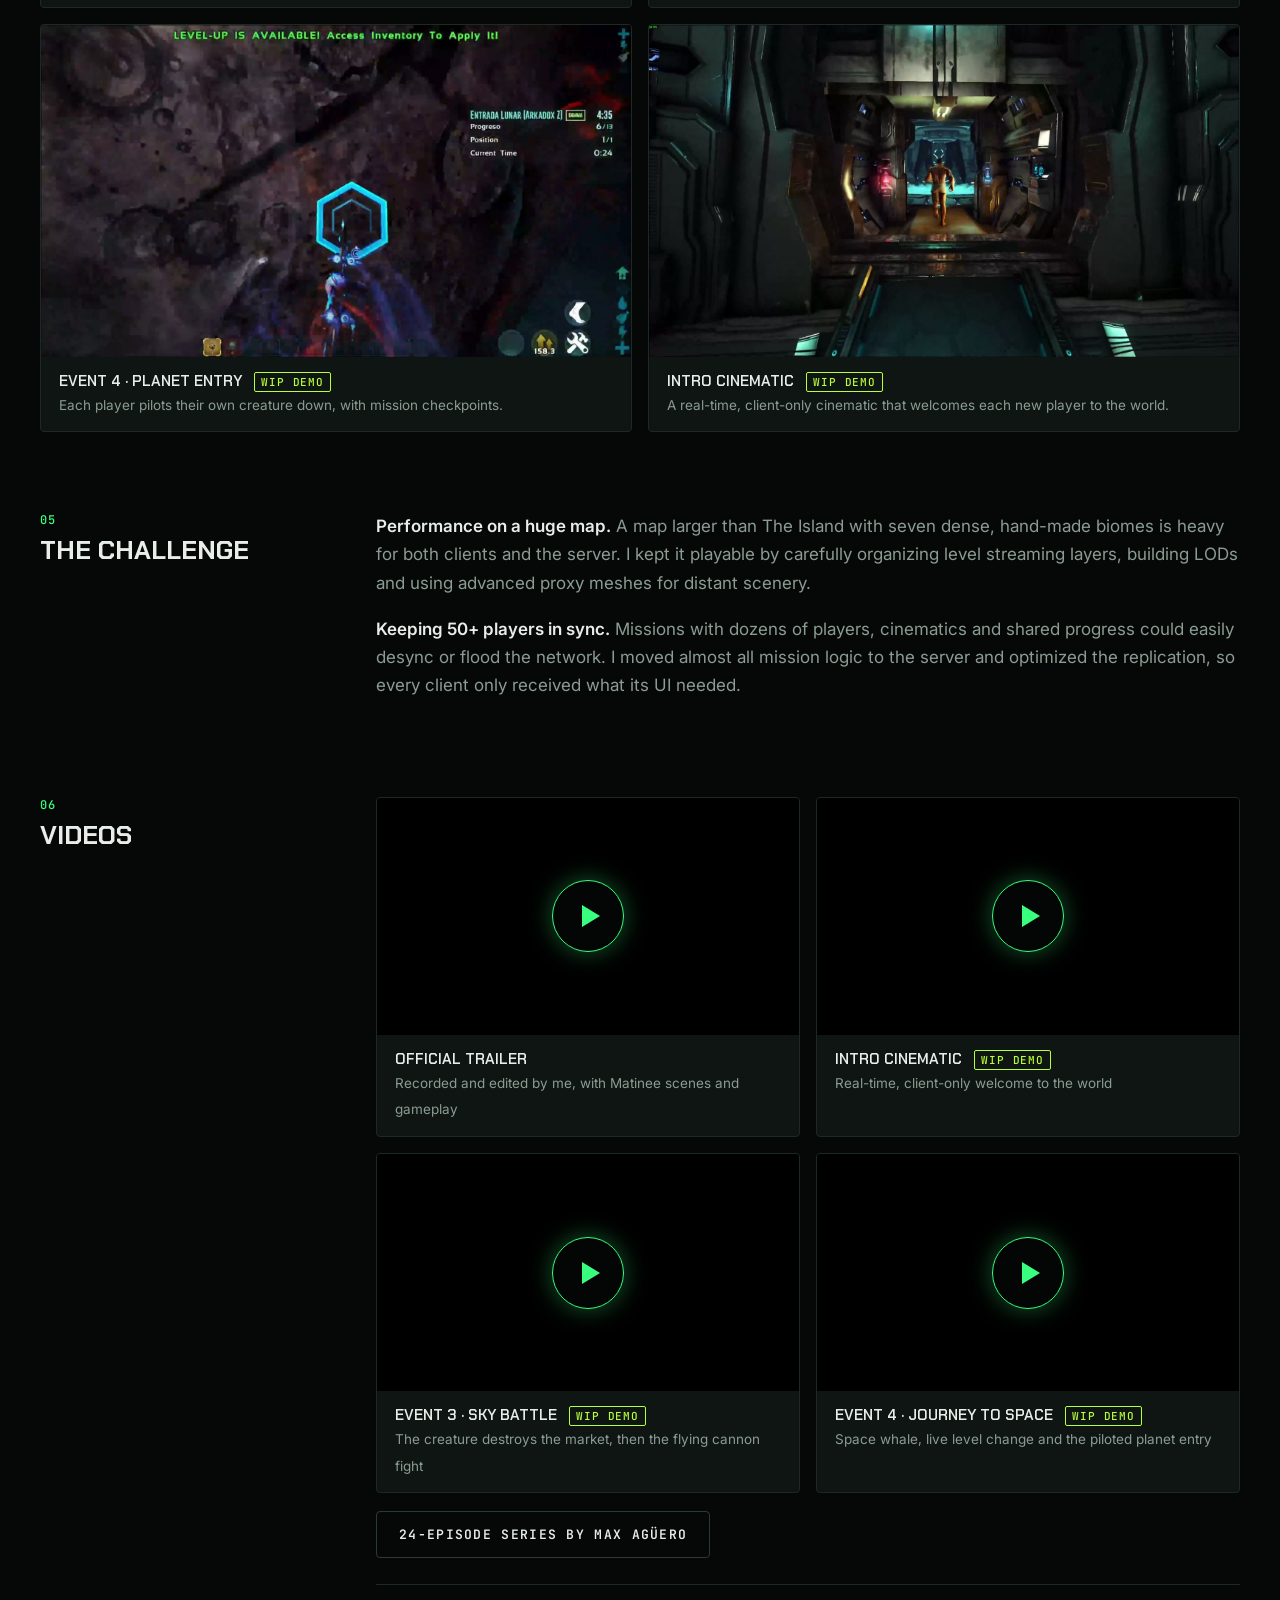
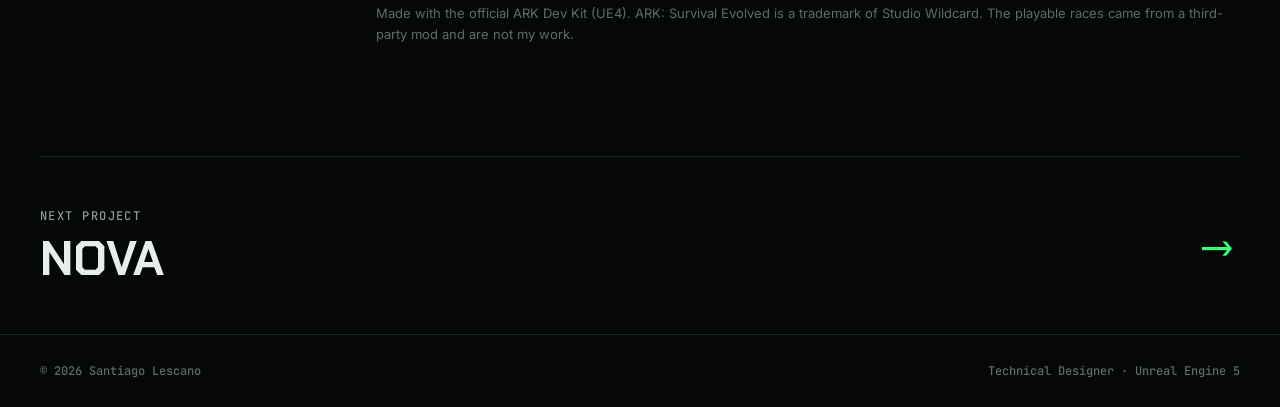
<file: projects/arkadox-z.html>
<!doctype html>
<html lang="en" data-lang="en">
<head>
  <meta charset="utf-8">
  <meta name="viewport" content="width=device-width, initial-scale=1">
  <title>Arkadox Z — Santiago Lescano</title>
  <meta name="description" content="A total-conversion roleplay server for ARK: Survival Evolved: a new map built from scratch, real-time cinematic events, missions for 50+ players, custom weather, creatures and economy.">
  <meta property="og:image" content="../assets/img/az-bog-market.jpg">
  <link rel="preconnect" href="https://fonts.googleapis.com">
  <link rel="preconnect" href="https://fonts.gstatic.com" crossorigin>
  <link href="https://fonts.googleapis.com/css2?family=Chakra+Petch:wght@500;600;700&family=Inter:wght@400;500;600&family=JetBrains+Mono:wght@500;600&display=swap" rel="stylesheet">
  <link rel="stylesheet" href="../css/style.css">
</head>
<body>

<nav class="nav">
  <div class="wrap">
    <a href="../index.html" class="logo"><span class="logo-mark">L</span>Lescano</a>
    <div class="nav-links">
      <a href="../index.html#work"><span lang="en">Work</span><span lang="es">Proyectos</span></a>
      <a href="../index.html#contact"><span lang="en">Contact</span><span lang="es">Contacto</span></a>
      <button class="lang-toggle" type="button" aria-label="Change language"><span lang="en"><b>EN</b> / ES</span><span lang="es">EN / <b>ES</b></span></button>
    </div>
  </div>
</nav>

<header class="p-hero">
  <div class="hero-bg"><img src="../assets/img/az-bog-market.jpg" alt=""></div>
  <div class="wrap">
    <a class="back" href="../index.html#work">← <span lang="en">All projects</span><span lang="es">Todos los proyectos</span></a><br>
    <span class="eyebrow"><span lang="en">Roleplay server · ARK: Survival Evolved</span><span lang="es">Servidor de rol · ARK: Survival Evolved</span></span>
    <h1>Arkadox Z</h1>
    <p class="lead">
      <span lang="en">A total-conversion roleplay server: a new world built from scratch, weekly story events told with real-time cinematics, and missions that 50+ players play together.</span>
      <span lang="es">Un servidor de rol de conversión total: un mundo nuevo hecho desde cero, eventos semanales de historia contados con cinemáticas en tiempo real y misiones que juegan más de 50 jugadores a la vez.</span>
    </p>
  </div>
</header>

<div class="wrap">
  <div class="meta">
    <div><span lang="en">Role</span><span lang="es">Rol</span><b lang="en">Founder · lead developer</b><b lang="es">Fundador · desarrollador principal</b></div>
    <div><span lang="en">Team</span><span lang="es">Equipo</span><b lang="en">~90% solo, with friends</b><b lang="es">~90% solo, con amigos</b></div>
    <div><span lang="en">Engine</span><span lang="es">Motor</span><b>ARK Dev Kit · UE4</b></div>
    <div><span lang="en">Development</span><span lang="es">Desarrollo</span><b lang="en">1 year · launched May 2026</b><b lang="es">1 año · lanzado en mayo 2026</b></div>
  </div>

  <div class="p-section reveal">
    <div class="numbers">
      <div><b>300</b><span lang="en">Players on the whitelist</span><span lang="es">Jugadores en la whitelist</span></div>
      <div><b>70</b><span lang="en">Concurrent players (server cap)</span><span lang="es">Jugadores simultáneos (máximo del servidor)</span></div>
      <div><b>7</b><span lang="en">Original biomes</span><span lang="es">Biomas originales</span></div>
      <div><b>15+</b><span lang="en">New creatures</span><span lang="es">Criaturas nuevas</span></div>
    </div>
  </div>

  <div class="p-section p-cols reveal">
    <h2><small>01</small><span lang="en">Overview</span><span lang="es">Resumen</span></h2>
    <div class="prose">
      <img class="p-logo" src="../assets/img/az-logo.png" alt="Arkadox Z logo">
      <p lang="en">Arkadox Z was a roleplay server for ARK: Survival Evolved set on a <strong>hostile, fictional planet</strong>. A ship of survivors crash-lands on this new world, and the story unfolds week by week through live events that the whole server plays together.</p>
      <p lang="es">Arkadox Z fue un servidor de rol para ARK: Survival Evolved ambientado en un <strong>planeta ficticio y hostil</strong>. Una nave de supervivientes llega a este mundo nuevo, y la historia avanza semana a semana con eventos en vivo que juega todo el servidor a la vez.</p>
      <p lang="en">It was my most ambitious modding project: <strong>a full year of development</strong>, where I built about 90% of the content myself — the map, events, missions, weather, creatures, structures, UI and economy — and also ran the community as its owner.</p>
      <p lang="es">Fue mi proyecto de modding más ambicioso: <strong>un año entero de desarrollo</strong>, en el que hice cerca del 90% del contenido yo solo (el mapa, los eventos, las misiones, el clima, las criaturas, las estructuras, la interfaz y la economía) y además dirigí la comunidad como dueño.</p>
      <div class="callout">
        <b lang="en">Launch</b><b lang="es">Lanzamiento</b>
        <span lang="en">300 players joined the whitelist and the server hit 70 concurrent players — the most it could hold at launch.</span>
        <span lang="es">300 jugadores entraron a la whitelist y el servidor llegó a 70 jugadores simultáneos: todo lo que aguantaba al inicio.</span>
      </div>
    </div>
  </div>

  <div class="p-section reveal">
    <div class="clips">
      <div class="clip full">
        <video src="../assets/video/az-event4-whale.mp4" poster="../assets/img/az-event4-whale.jpg" autoplay muted loop playsinline preload="metadata"></video>
        <div class="cap"><b lang="en">Event 4 · Leaving the planet <span class="wip">WIP demo</span></b><b lang="es">Evento 4 · Dejando el planeta <span class="wip">Demo en progreso</span></b>
          <span lang="en">Players ride a space whale (Astrocetus) out of the atmosphere in real time.</span><span lang="es">Los jugadores salen de la atmósfera montados en una ballena espacial (Astrocetus), en tiempo real.</span></div>
      </div>
    </div>
  </div>

  <div class="p-section p-cols reveal">
    <h2><small>02</small><span lang="en">The world</span><span lang="es">El mundo</span></h2>
    <div class="prose">
      <p lang="en">A brand-new map <strong>about 20% larger than The Island</strong>, ARK's original map. Every biome was designed from scratch: <strong>none of ARK's biomes were reused</strong>.</p>
      <p lang="es">Un mapa completamente nuevo, <strong>cerca de un 20% más grande que The Island</strong>, el mapa original de ARK. Cada bioma se diseñó desde cero: <strong>no se reutilizó ningún bioma de ARK</strong>.</p>
      <div class="biomes">
        <div><i>01</i>Twilight Bog</div><div><i>02</i>Ember Valley</div><div><i>03</i>Sulfur City</div><div><i>04</i>Abandoned City</div>
        <div><i>05</i>Red Gardens</div><div><i>06</i>Fungaris Cave</div><div><i>07</i><span lang="en">Space</span><span lang="es">Espacio</span></div>
      </div>
      <p lang="en"><strong>Twilight Bog</strong> is a dark swamp lit by bioluminescent plants, with a market town built into giant trees. <strong>Ember Valley</strong> is a great canyon of autumn forests and rivers. <strong>Fungaris Cave</strong> is an underground abyss of glowing fungi with its own settlement. <strong>Sulfur City</strong> rises from volcanic cliffs, <strong>Red Gardens</strong> burns crimson under the moon, and the <strong>Space</strong> biome sits beyond the planet's rings, reached through a space station.</p>
      <p lang="es"><strong>Twilight Bog</strong> es un pantano oscuro iluminado por plantas bioluminiscentes, con un pueblo mercado construido en árboles gigantes. <strong>Ember Valley</strong> es un gran cañón de bosques otoñales y ríos. <strong>Fungaris Cave</strong> es un abismo subterráneo de hongos luminosos con su propio asentamiento. <strong>Sulfur City</strong> se levanta entre acantilados volcánicos, <strong>Red Gardens</strong> arde en rojo bajo la luna y el bioma del <strong>Espacio</strong> está más allá de los anillos del planeta, con una estación espacial como acceso.</p>
    </div>
  </div>

  <div class="p-section reveal">
    <div class="gallery">
      <figure class="full"><img src="../assets/img/az-ember-1.jpg" alt="Ember Valley" loading="lazy"><figcaption>Ember Valley · Great Canyon</figcaption></figure>
      <figure><img src="../assets/img/az-bog-1.jpg" alt="Twilight Bog" loading="lazy"><figcaption>Twilight Bog · Glowlight Canopy</figcaption></figure>
      <figure><img src="../assets/img/az-bog-3.jpg" alt="Twilight Bog tree city" loading="lazy"><figcaption>Twilight Bog · Tree City</figcaption></figure>
      <figure class="third"><img src="../assets/img/az-fungaris-1.jpg" alt="Fungaris Cave" loading="lazy"><figcaption>Fungaris · Luminous Abyss</figcaption></figure>
      <figure class="third"><img src="../assets/img/az-fungaris-camp.jpg" alt="Fungaris camp" loading="lazy"><figcaption>Fungaris Camp</figcaption></figure>
      <figure class="third"><img src="../assets/img/az-bog-4.jpg" alt="Twilight Bog radiant grove" loading="lazy"><figcaption>Twilight Bog · Radiant Grove</figcaption></figure>
      <figure><img src="../assets/img/az-sulfur-creature.jpg" alt="Sulfur City" loading="lazy"><figcaption>Sulfur City</figcaption></figure>
      <figure><img src="../assets/img/az-redgardens.jpg" alt="Red Gardens" loading="lazy"><figcaption>Red Gardens</figcaption></figure>
      <figure class="full"><img src="../assets/img/az-space.jpg" alt="Space biome" loading="lazy"><figcaption lang="en">Space biome</figcaption><figcaption lang="es">Bioma del espacio</figcaption></figure>
      <figure class="third"><img src="../assets/img/az-bog-market.jpg" alt="Twilight Bog market" loading="lazy"><figcaption>Twilight Bog · Market</figcaption></figure>
      <figure class="third"><img src="../assets/img/az-fungaris-3.jpg" alt="Fungaris settlement" loading="lazy"><figcaption>Fungaris</figcaption></figure>
      <figure class="third"><img src="../assets/img/az-spaceship.jpg" alt="Space station" loading="lazy"><figcaption lang="en">Space station</figcaption><figcaption lang="es">Estación espacial</figcaption></figure>
      <figure><img src="../assets/img/az-ember-5.jpg" alt="Ember Valley" loading="lazy"><figcaption>Ember Valley</figcaption></figure>
      <figure><img src="../assets/img/az-dungeon.jpg" alt="Dungeon entrance" loading="lazy"><figcaption lang="en">Dungeon</figcaption><figcaption lang="es">Mazmorra</figcaption></figure>
    </div>
  </div>

  <div class="p-section p-cols reveal">
    <h2><small>03</small><span lang="en">Systems I built</span><span lang="es">Sistemas que hice</span></h2>
    <div class="features">
      <div class="feature"><h4><i>A</i><span lang="en">Real-time cinematic events</span><span lang="es">Eventos con cinemáticas en tiempo real</span></h4>
        <p lang="en">Weekly story events told with in-engine cinematics (Matinee), replicated so every player on the server watches them at the same moment, between gameplay phases.</p>
        <p lang="es">Eventos semanales de historia contados con cinemáticas en el motor (Matinee), replicadas para que todos los jugadores del servidor las vean en el mismo momento, entre fases de juego.</p></div>
      <div class="feature"><h4><i>B</i><span lang="en">Missions for 50+ players</span><span lang="es">Misiones para más de 50 jugadores</span></h4>
        <p lang="en">I reworked ARK's Genesis mission system into a cooperative event framework: custom mission types, shared state and progress, and a per-player UI tracking each stage.</p>
        <p lang="es">Rehice el sistema de misiones de Genesis de ARK como un framework de eventos cooperativos: tipos de misión propios, estado y progreso compartidos, y una interfaz por jugador que sigue cada etapa.</p></div>
      <div class="feature"><h4><i>C</i><span lang="en">Server-wide level transition</span><span lang="es">Cambio de nivel de todo el servidor</span></h4>
        <p lang="en">A live trip to a new world: the whole server travels through space in a cinematic and arrives in a different level in real time, then pilots their creatures down to land.</p>
        <p lang="es">Un viaje en vivo a un mundo nuevo: todo el servidor viaja por el espacio en una cinemática y llega a otro nivel en tiempo real, y después cada uno pilotea su criatura hasta aterrizar.</p></div>
      <div class="feature"><h4><i>D</i><span lang="en">Custom weather</span><span lang="es">Clima propio</span></h4>
        <p lang="en">A full-moon event where the moon visibly approaches and werewolves grow stronger and become tameable. Sandstorms, earthquakes and electric storms coexisting on one map, which needed code written from scratch.</p>
        <p lang="es">Un evento de luna llena donde la luna se acerca visiblemente y los hombres lobo se vuelven más fuertes y se pueden domesticar. Tormentas de arena, terremotos y tormentas eléctricas conviviendo en un mismo mapa, algo que necesitó código hecho desde cero.</p></div>
      <div class="feature"><h4><i>E</i><span lang="en">15+ new creatures</span><span lang="es">Más de 15 criaturas nuevas</span></h4>
        <p lang="en">Creatures that didn't exist in ARK, each with its own animations and attacks, and AI adapted to how they move and fight.</p>
        <p lang="es">Criaturas que no existían en ARK, cada una con sus animaciones y ataques, y la IA adaptada a cómo se mueven y pelean.</p></div>
      <div class="feature"><h4><i>F</i><span lang="en">Complete structure overhaul</span><span lang="es">Todas las estructuras renovadas</span></h4>
        <p lang="en">Every structure in the game — walls, campfires, forges, everything — replaced with new models, with sizes, snapping and placement previews readjusted to keep the original behavior.</p>
        <p lang="es">Todas las estructuras del juego (paredes, fogatas, forjas, todo) reemplazadas por modelos nuevos, reajustando tamaños, encastres y vistas previas de colocación para mantener su funcionamiento.</p></div>
      <div class="feature"><h4><i>G</i><span lang="en">Economy &amp; custom UI</span><span lang="es">Economía e interfaces propias</span></h4>
        <p lang="en">Interfaces built from scratch and a market with its own currency: NPC traders with their own UI and a shop that restocks itself every 24 hours.</p>
        <p lang="es">Interfaces hechas desde cero y un mercado con moneda propia: comerciantes NPC con su interfaz y una tienda que se renueva sola cada 24 horas.</p></div>
      <div class="feature"><h4><i>H</i><span lang="en">Trailer &amp; community</span><span lang="es">Trailer y comunidad</span></h4>
        <p lang="en">I recorded and edited the trailer myself, and ran the community as owner: rules, announcements, events and a staff team of three.</p>
        <p lang="es">Grabé y edité el trailer yo mismo, y dirigí la comunidad como dueño: reglas, anuncios, eventos y un equipo de tres staff.</p></div>
    </div>
  </div>

  <div class="p-section reveal">
    <div class="gallery">
      <figure><img src="../assets/img/az-creature-stag.jpg" alt="New creature" loading="lazy"><figcaption lang="en">New creature · Fungaris</figcaption><figcaption lang="es">Criatura nueva · Fungaris</figcaption></figure>
      <figure><img src="../assets/img/az-boss-event4.jpg" alt="Event boss" loading="lazy"><figcaption lang="en">Event 4 boss</figcaption><figcaption lang="es">Jefe del evento 4</figcaption></figure>
      <figure class="full"><img src="../assets/img/az-boss-final-1.jpg" alt="Final boss" loading="lazy"><figcaption lang="en">Final boss</figcaption><figcaption lang="es">Jefe final</figcaption></figure>
    </div>
  </div>

  <div class="p-section p-cols reveal">
    <h2><small>04</small><span lang="en">Highlight events</span><span lang="es">Eventos destacados</span></h2>
    <div>
      <div class="event">
        <h4 lang="en">Battle in the skies</h4><h4 lang="es">Batalla en los cielos</h4>
        <p lang="en">More than 30 players riding Tropeognathus fought a giant flying creature among colossal trees. The creature destroyed the market in real time, and players chased it in flight, firing their mounts' cannons, with cinematics between each phase.</p>
        <p lang="es">Más de 30 jugadores montados en Tropeognathus pelearon contra una criatura aérea gigante entre árboles colosales. La criatura destruía el mercado en tiempo real y los jugadores la perseguían volando y disparando el cañón de sus monturas, con cinemáticas entre cada fase.</p>
      </div>
      <div class="event">
        <h4 lang="en">Journey to a new world</h4><h4 lang="es">Viaje a un mundo nuevo</h4>
        <p lang="en">The server left the planet on a space whale, passed by a ship in orbit and changed level live to a new world. Each player then flew their own creature through the planet entry until landing, and the event ended with a fight against three titans at once.</p>
        <p lang="es">El servidor dejó el planeta en una ballena espacial, pasó por una nave en órbita y cambió de nivel en vivo a un mundo nuevo. Después cada jugador piloteó su criatura en la entrada al planeta hasta aterrizar, y el evento terminó con una pelea contra tres titanes a la vez.</p>
      </div>
    </div>
  </div>

  <div class="p-section reveal">
    <div class="gallery">
      <figure class="full"><img src="../assets/img/az-players-1.jpg" alt="The whole server together at an event" loading="lazy"><figcaption lang="en">The whole server gathered for an event</figcaption><figcaption lang="es">Todo el servidor reunido en un evento</figcaption></figure>
      <figure><img src="../assets/img/az-players-2.jpg" alt="Players facing an event boss" loading="lazy"><figcaption lang="en">Players facing an event boss</figcaption><figcaption lang="es">Los jugadores frente a un jefe de evento</figcaption></figure>
      <figure><img src="../assets/img/az-boss-final-2.jpg" alt="Final boss arena" loading="lazy"><figcaption lang="en">Final boss arena</figcaption><figcaption lang="es">Arena del jefe final</figcaption></figure>
    </div>
  </div>

  <div class="p-section reveal">
    <div class="clips">
      <div class="clip">
        <video src="../assets/video/az-event3.mp4" poster="../assets/img/az-event3.jpg" autoplay muted loop playsinline preload="metadata"></video>
        <div class="cap"><b lang="en">Event 3 · Sky battle <span class="wip">WIP demo</span></b><b lang="es">Evento 3 · Batalla aérea <span class="wip">Demo en progreso</span></b>
          <span lang="en">Mission UI tracking the boss while players fire from their mounts.</span><span lang="es">La interfaz de misión sigue al jefe mientras los jugadores disparan desde sus monturas.</span></div>
      </div>
      <div class="clip">
        <video src="../assets/video/az-event4-space.mp4" poster="../assets/img/az-event4-space.jpg" autoplay muted loop playsinline preload="metadata"></video>
        <div class="cap"><b lang="en">Event 4 · Through space <span class="wip">WIP demo</span></b><b lang="es">Evento 4 · Por el espacio <span class="wip">Demo en progreso</span></b>
          <span lang="en">The real-time trip before the server-wide level change.</span><span lang="es">El viaje en tiempo real antes del cambio de nivel de todo el servidor.</span></div>
      </div>
      <div class="clip">
        <video src="../assets/video/az-event4-landing.mp4" poster="../assets/img/az-event4-landing.jpg" autoplay muted loop playsinline preload="metadata"></video>
        <div class="cap"><b lang="en">Event 4 · Planet entry <span class="wip">WIP demo</span></b><b lang="es">Evento 4 · Entrada al planeta <span class="wip">Demo en progreso</span></b>
          <span lang="en">Each player pilots their own creature down, with mission checkpoints.</span><span lang="es">Cada jugador pilotea su criatura hacia abajo, con checkpoints de misión.</span></div>
      </div>
      <div class="clip">
        <video src="../assets/video/az-intro.mp4" poster="../assets/img/az-intro.jpg" autoplay muted loop playsinline preload="metadata"></video>
        <div class="cap"><b lang="en">Intro cinematic <span class="wip">WIP demo</span></b><b lang="es">Cinemática inicial <span class="wip">Demo en progreso</span></b>
          <span lang="en">A real-time, client-only cinematic that welcomes each new player to the world.</span><span lang="es">Una cinemática en tiempo real, solo para el cliente, que presenta el mundo a cada jugador nuevo.</span></div>
      </div>
    </div>
  </div>

  <div class="p-section p-cols reveal">
    <h2><small>05</small><span lang="en">The challenge</span><span lang="es">El desafío</span></h2>
    <div class="prose">
      <p lang="en"><strong>Performance on a huge map.</strong> A map larger than The Island with seven dense, hand-made biomes is heavy for both clients and the server. I kept it playable by carefully organizing level streaming layers, building LODs and using advanced proxy meshes for distant scenery.</p>
      <p lang="es"><strong>El rendimiento en un mapa enorme.</strong> Un mapa más grande que The Island con siete biomas densos hechos a mano es pesado para los clientes y para el servidor. Lo mantuve jugable organizando con cuidado las capas de level streaming, armando LODs y usando proxy meshes avanzados para el paisaje lejano.</p>
      <p lang="en"><strong>Keeping 50+ players in sync.</strong> Missions with dozens of players, cinematics and shared progress could easily desync or flood the network. I moved almost all mission logic to the server and optimized the replication, so every client only received what its UI needed.</p>
      <p lang="es"><strong>Mantener sincronizados a más de 50 jugadores.</strong> Las misiones con decenas de jugadores, cinemáticas y progreso compartido podían desincronizarse o saturar la red fácilmente. Pasé casi toda la lógica de las misiones al servidor y optimicé la replicación, para que cada cliente reciba solo lo que necesita su interfaz.</p>
    </div>
  </div>

  <div class="p-section p-cols reveal">
    <h2><small>06</small><span lang="en">Videos</span><span lang="es">Videos</span></h2>
    <div>
      <div class="videos">
        <div class="video"><div class="yt" data-id="io1w3HAa6iA"></div>
          <div class="cap"><b lang="en">Official trailer</b><b lang="es">Trailer oficial</b><span lang="en">Recorded and edited by me, with Matinee scenes and gameplay</span><span lang="es">Grabado y editado por mí, con escenas en Matinee y gameplay</span></div></div>
        <div class="video"><div class="yt" data-id="g7Xtb8v_dc0"></div>
          <div class="cap"><b lang="en">Intro cinematic <span class="wip">WIP demo</span></b><b lang="es">Cinemática inicial <span class="wip">Demo en progreso</span></b><span lang="en">Real-time, client-only welcome to the world</span><span lang="es">Bienvenida al mundo en tiempo real, solo para el cliente</span></div></div>
        <div class="video"><div class="yt" data-id="bZJs8upj7Kw"></div>
          <div class="cap"><b lang="en">Event 3 · Sky battle <span class="wip">WIP demo</span></b><b lang="es">Evento 3 · Batalla aérea <span class="wip">Demo en progreso</span></b><span lang="en">The creature destroys the market, then the flying cannon fight</span><span lang="es">La criatura destruye el mercado y después la pelea en vuelo con el cañón</span></div></div>
        <div class="video"><div class="yt" data-id="DMj8DIqHOSQ"></div>
          <div class="cap"><b lang="en">Event 4 · Journey to space <span class="wip">WIP demo</span></b><b lang="es">Evento 4 · Viaje al espacio <span class="wip">Demo en progreso</span></b><span lang="en">Space whale, live level change and the piloted planet entry</span><span lang="es">Ballena espacial, cambio de nivel en vivo y la entrada pilotada al planeta</span></div></div>
      </div>
      <div class="links" style="margin-top:18px">
        <a class="btn" href="https://www.youtube.com/playlist?list=PLXH7ZDhfiwPsPGMFwrkZ1z-vvPAHuVVbU" target="_blank" rel="noopener"><span lang="en">24-episode series by Max Agüero</span><span lang="es">Serie de 24 capítulos de Max Agüero</span></a>
      </div>
      <p class="disclaimer">
        <span lang="en">Made with the official ARK Dev Kit (UE4). ARK: Survival Evolved is a trademark of Studio Wildcard. The playable races came from a third-party mod and are not my work.</span>
        <span lang="es">Hecho con el ARK Dev Kit oficial (UE4). ARK: Survival Evolved es una marca de Studio Wildcard. Las razas jugables venían de un mod de terceros y no son trabajo mío.</span>
      </p>
    </div>
  </div>

  <div class="next">
    <a href="nova.html">
      <div><span lang="en">Next project</span><span lang="es">Siguiente proyecto</span><b>Nova</b></div>
      <span class="arrow">→</span>
    </a>
  </div>
</div>

<footer>
  <div class="wrap"><span>© 2026 Santiago Lescano</span><span>Technical Designer · Unreal Engine 5</span></div>
</footer>
<script src="../js/main.js"></script>
</body>
</html>
</file>
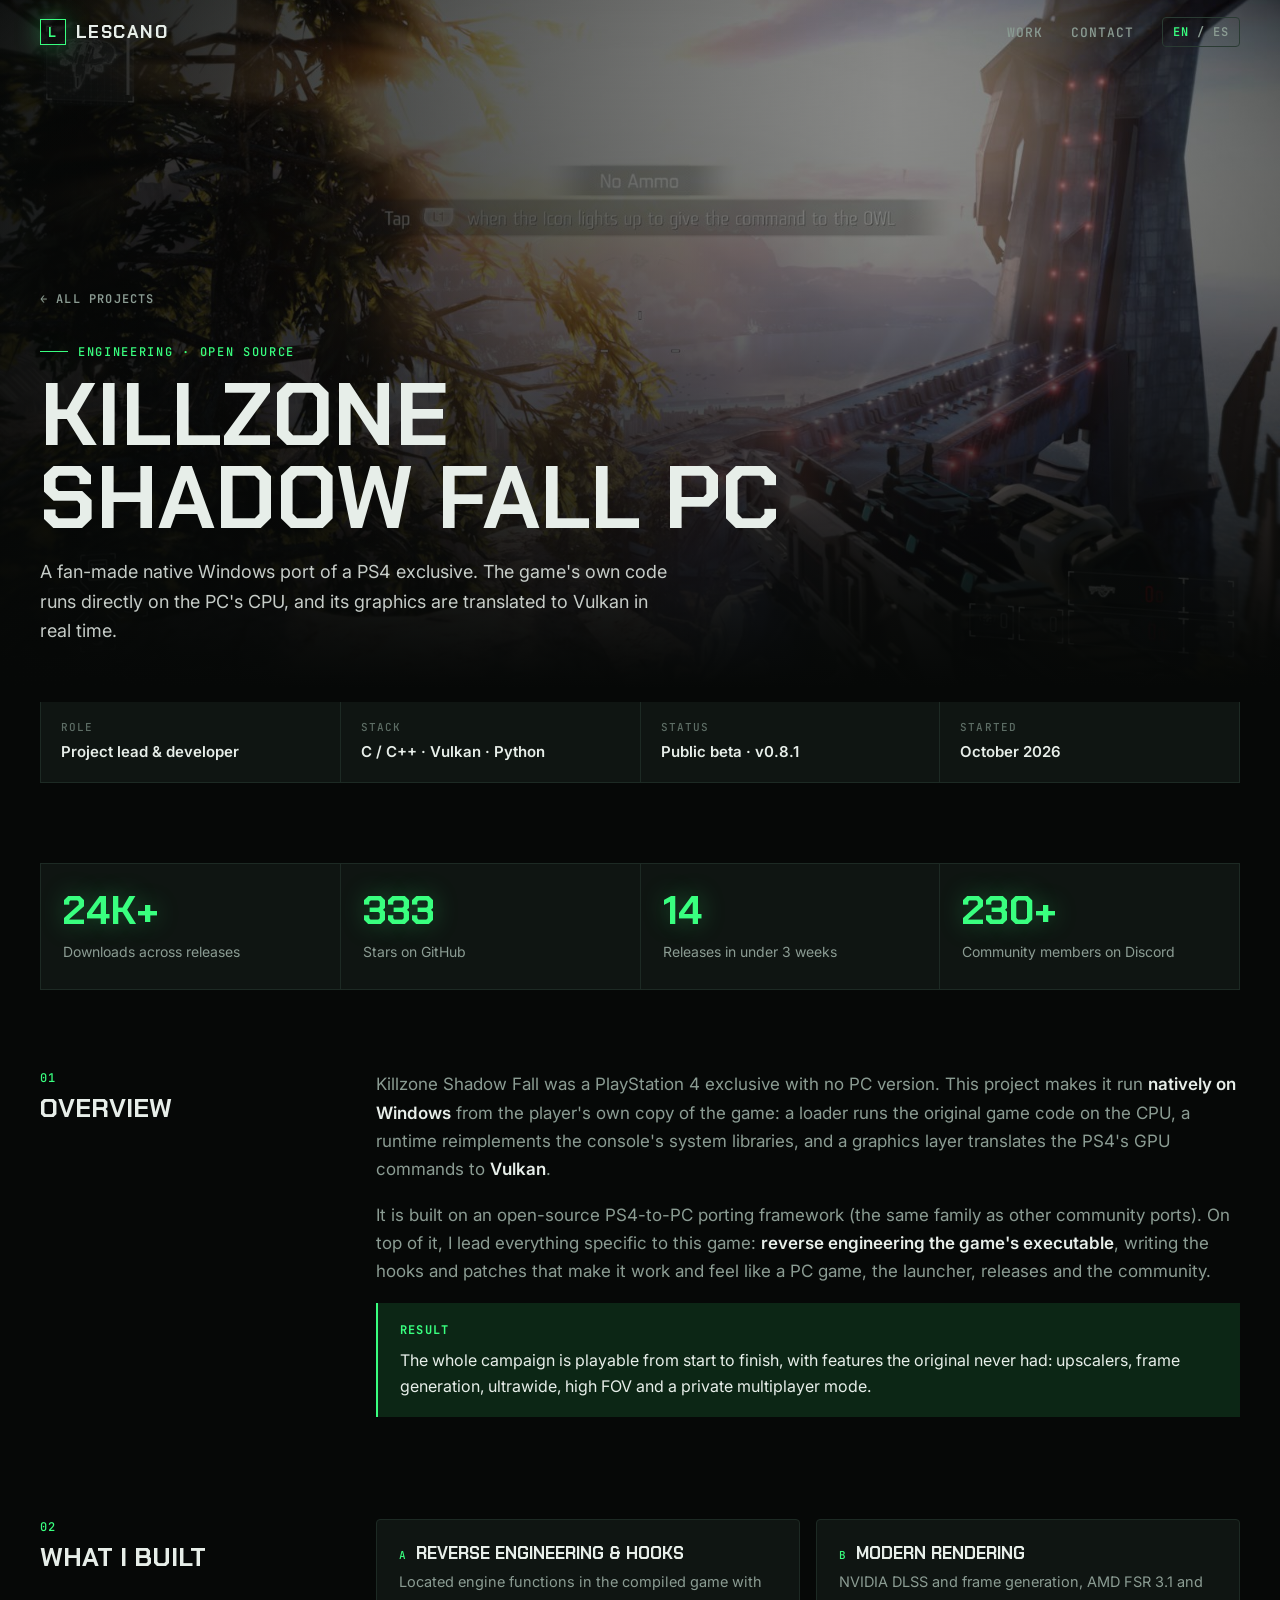
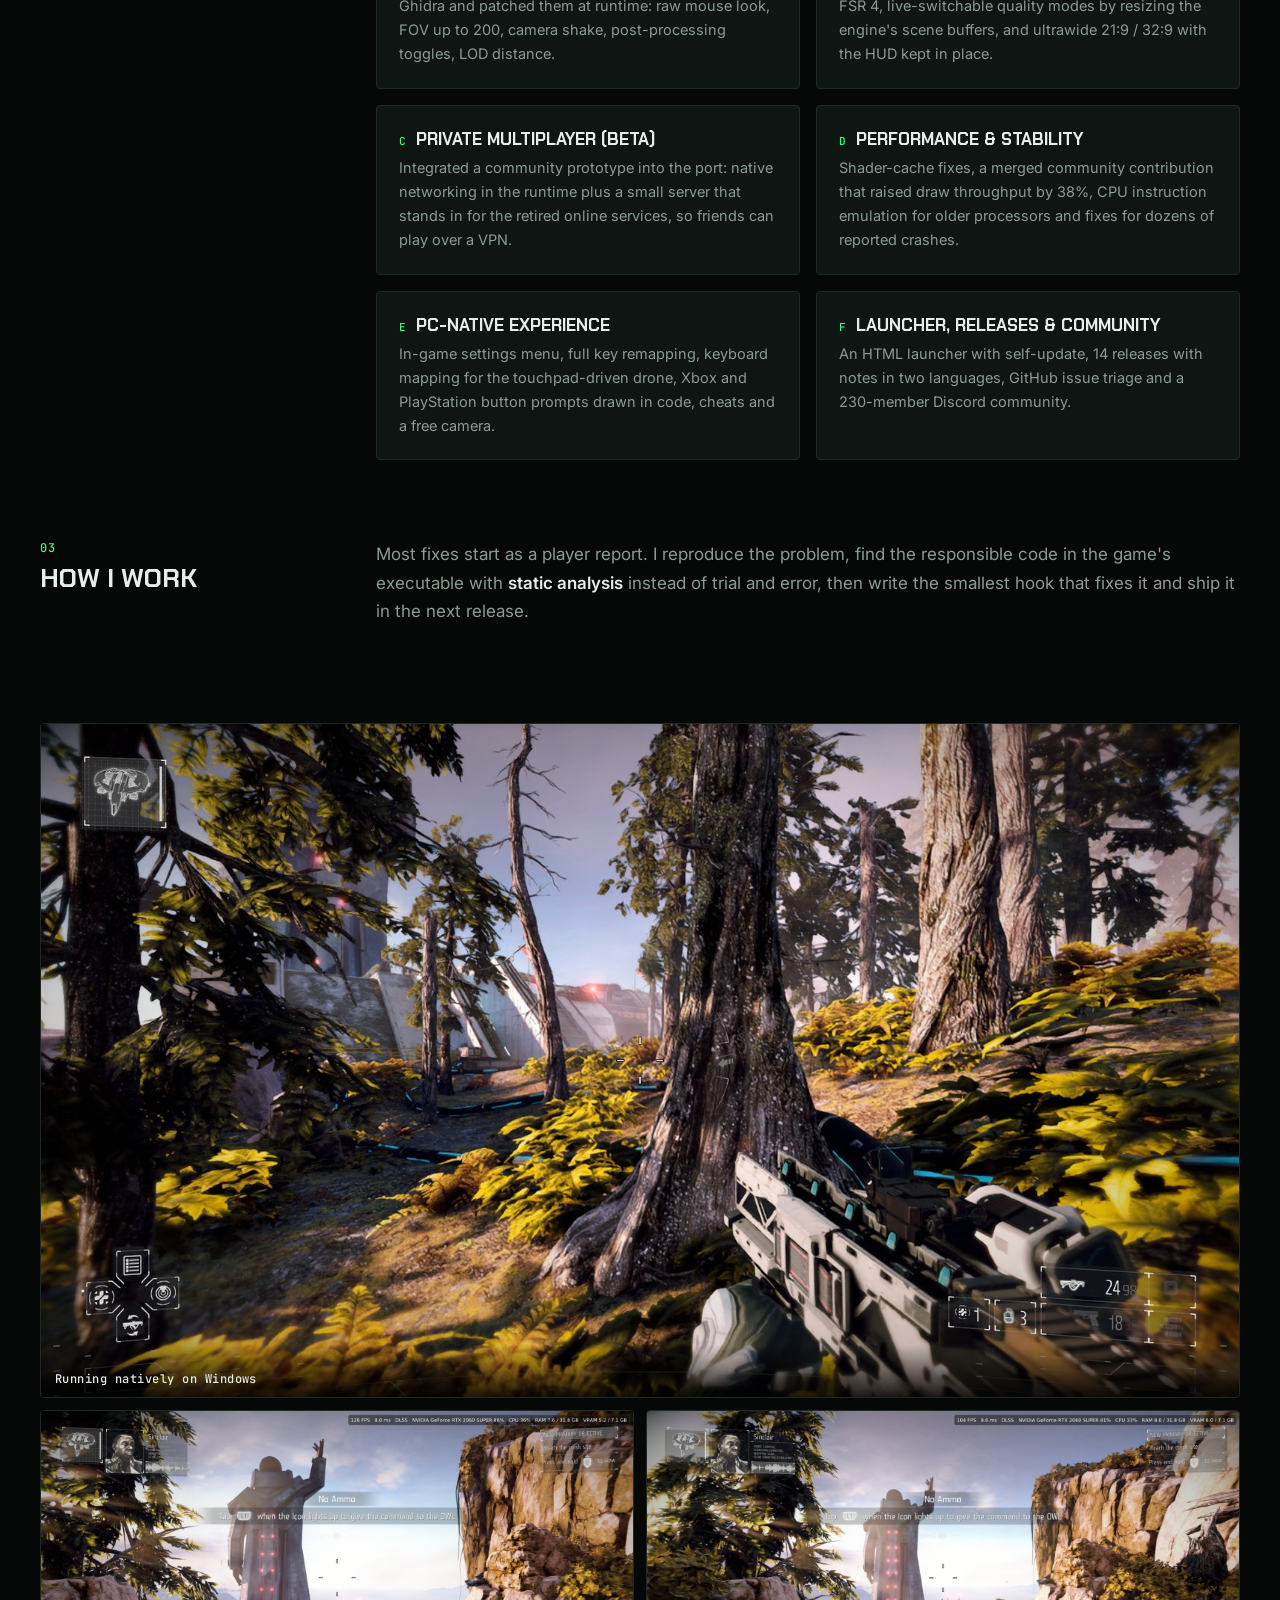
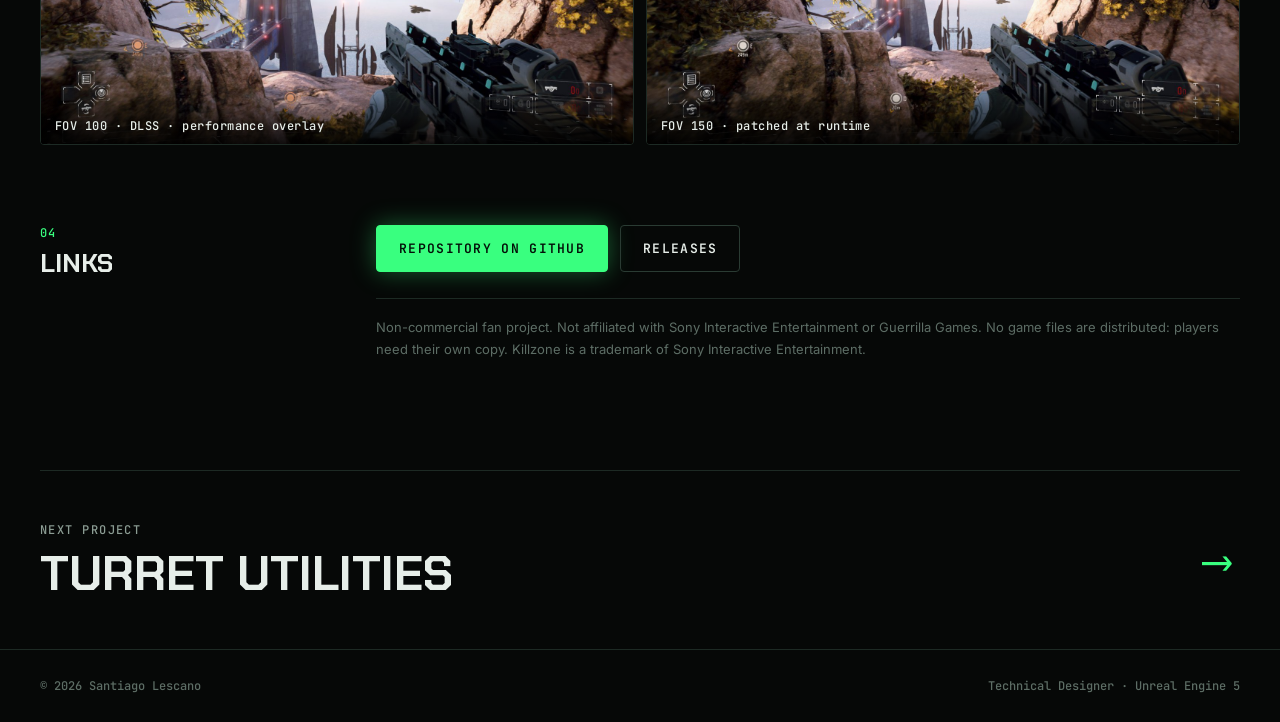
<file: projects/killzone-port.html>
<!doctype html>
<html lang="en" data-lang="en">
<head>
  <meta charset="utf-8">
  <meta name="viewport" content="width=device-width, initial-scale=1">
  <title>Killzone Shadow Fall PC Port — Santiago Lescano</title>
  <meta name="description" content="Fan-made native Windows port of Killzone Shadow Fall: reverse engineering, runtime hooks, Vulkan, DLSS/FSR, ultrawide and private multiplayer.">
  <meta property="og:image" content="../assets/img/kz-cover.jpg">
  <link rel="preconnect" href="https://fonts.googleapis.com">
  <link rel="preconnect" href="https://fonts.gstatic.com" crossorigin>
  <link href="https://fonts.googleapis.com/css2?family=Chakra+Petch:wght@500;600;700&family=Inter:wght@400;500;600&family=JetBrains+Mono:wght@500;600&display=swap" rel="stylesheet">
  <link rel="stylesheet" href="../css/style.css">
</head>
<body>

<nav class="nav">
  <div class="wrap">
    <a href="../index.html" class="logo"><span class="logo-mark">L</span>Lescano</a>
    <div class="nav-links">
      <a href="../index.html#work"><span lang="en">Work</span><span lang="es">Proyectos</span></a>
      <a href="../index.html#contact"><span lang="en">Contact</span><span lang="es">Contacto</span></a>
      <button class="lang-toggle" type="button" aria-label="Change language"><span lang="en"><b>EN</b> / ES</span><span lang="es">EN / <b>ES</b></span></button>
    </div>
  </div>
</nav>

<header class="p-hero">
  <div class="hero-bg"><img src="../assets/img/kz-cover.jpg" alt=""></div>
  <div class="wrap">
    <a class="back" href="../index.html#work">← <span lang="en">All projects</span><span lang="es">Todos los proyectos</span></a><br>
    <span class="eyebrow"><span lang="en">Engineering · Open source</span><span lang="es">Ingeniería · Código abierto</span></span>
    <h1>Killzone<br>Shadow Fall <span lang="en">PC</span><span lang="es">PC</span></h1>
    <p class="lead">
      <span lang="en">A fan-made native Windows port of a PS4 exclusive. The game's own code runs directly on the PC's CPU, and its graphics are translated to Vulkan in real time.</span>
      <span lang="es">Un port nativo para Windows, hecho por fans, de un exclusivo de PS4. El código del juego corre directamente en el procesador de la PC y sus gráficos se traducen a Vulkan en tiempo real.</span>
    </p>
  </div>
</header>

<div class="wrap">
  <div class="meta">
    <div><span lang="en">Role</span><span lang="es">Rol</span><b lang="en">Project lead &amp; developer</b><b lang="es">Líder y desarrollador</b></div>
    <div><span lang="en">Stack</span><span lang="es">Tecnologías</span><b>C / C++ · Vulkan · Python</b></div>
    <div><span lang="en">Status</span><span lang="es">Estado</span><b lang="en">Public beta · v0.8.1</b><b lang="es">Beta pública · v0.8.1</b></div>
    <div><span lang="en">Started</span><span lang="es">Inicio</span><b lang="en">October 2026</b><b lang="es">Octubre 2026</b></div>
  </div>

  <div class="p-section reveal">
    <div class="numbers">
      <div><b>24K+</b><span lang="en">Downloads across releases</span><span lang="es">Descargas entre todas las versiones</span></div>
      <div><b>333</b><span lang="en">Stars on GitHub</span><span lang="es">Estrellas en GitHub</span></div>
      <div><b>14</b><span lang="en">Releases in under 3 weeks</span><span lang="es">Versiones en menos de 3 semanas</span></div>
      <div><b>230+</b><span lang="en">Community members on Discord</span><span lang="es">Miembros en la comunidad de Discord</span></div>
    </div>
  </div>

  <div class="p-section p-cols reveal">
    <h2><small>01</small><span lang="en">Overview</span><span lang="es">Resumen</span></h2>
    <div class="prose">
      <p lang="en">Killzone Shadow Fall was a PlayStation 4 exclusive with no PC version. This project makes it run <strong>natively on Windows</strong> from the player's own copy of the game: a loader runs the original game code on the CPU, a runtime reimplements the console's system libraries, and a graphics layer translates the PS4's GPU commands to <strong>Vulkan</strong>.</p>
      <p lang="es">Killzone Shadow Fall fue un exclusivo de PlayStation 4 sin versión de PC. Este proyecto lo hace correr <strong>de forma nativa en Windows</strong> a partir de la copia del propio jugador: un cargador ejecuta el código original del juego en el procesador, un runtime reimplementa las librerías de sistema de la consola y una capa gráfica traduce los comandos de la GPU de PS4 a <strong>Vulkan</strong>.</p>
      <p lang="en">It is built on an open-source PS4-to-PC porting framework (the same family as other community ports). On top of it, I lead everything specific to this game: <strong>reverse engineering the game's executable</strong>, writing the hooks and patches that make it work and feel like a PC game, the launcher, releases and the community.</p>
      <p lang="es">Está construido sobre un framework de código abierto para portar juegos de PS4 a PC (la misma familia que otros ports de la comunidad). Encima de eso lidero todo lo propio de este juego: <strong>la ingeniería inversa del ejecutable</strong>, los hooks y parches que lo hacen funcionar y sentirse como un juego de PC, el launcher, las versiones y la comunidad.</p>
      <div class="callout">
        <b lang="en">Result</b><b lang="es">Resultado</b>
        <span lang="en">The whole campaign is playable from start to finish, with features the original never had: upscalers, frame generation, ultrawide, high FOV and a private multiplayer mode.</span>
        <span lang="es">La campaña entera se puede jugar de principio a fin, con funciones que el original nunca tuvo: escaladores, generación de frames, ultrawide, FOV alto y un modo multijugador privado.</span>
      </div>
    </div>
  </div>

  <div class="p-section p-cols reveal">
    <h2><small>02</small><span lang="en">What I built</span><span lang="es">Qué hice</span></h2>
    <div class="features">
      <div class="feature"><h4><i>A</i><span lang="en">Reverse engineering &amp; hooks</span><span lang="es">Ingeniería inversa y hooks</span></h4>
        <p lang="en">Located engine functions in the compiled game with Ghidra and patched them at runtime: raw mouse look, FOV up to 200, camera shake, post-processing toggles, LOD distance.</p>
        <p lang="es">Ubiqué funciones del motor en el juego compilado con Ghidra y las modifiqué en tiempo de ejecución: mouse directo, FOV hasta 200, sacudida de cámara, efectos de postprocesado, distancia de LOD.</p></div>
      <div class="feature"><h4><i>B</i><span lang="en">Modern rendering</span><span lang="es">Renderizado moderno</span></h4>
        <p lang="en">NVIDIA DLSS and frame generation, AMD FSR 3.1 and FSR 4, live-switchable quality modes by resizing the engine's scene buffers, and ultrawide 21:9 / 32:9 with the HUD kept in place.</p>
        <p lang="es">NVIDIA DLSS y generación de frames, AMD FSR 3.1 y FSR 4, modos de calidad que cambian en vivo redimensionando los buffers de escena del motor, y ultrawide 21:9 / 32:9 con el HUD en su lugar.</p></div>
      <div class="feature"><h4><i>C</i><span lang="en">Private multiplayer (beta)</span><span lang="es">Multijugador privado (beta)</span></h4>
        <p lang="en">Integrated a community prototype into the port: native networking in the runtime plus a small server that stands in for the retired online services, so friends can play over a VPN.</p>
        <p lang="es">Integré un prototipo de la comunidad en el port: red nativa en el runtime y un servidor chico que reemplaza los servicios online ya cerrados, para jugar con amigos por VPN.</p></div>
      <div class="feature"><h4><i>D</i><span lang="en">Performance &amp; stability</span><span lang="es">Rendimiento y estabilidad</span></h4>
        <p lang="en">Shader-cache fixes, a merged community contribution that raised draw throughput by 38%, CPU instruction emulation for older processors and fixes for dozens of reported crashes.</p>
        <p lang="es">Arreglos en la caché de shaders, una contribución de la comunidad integrada que subió el rendimiento de dibujado un 38%, emulación de instrucciones para procesadores viejos y arreglos para decenas de cierres reportados.</p></div>
      <div class="feature"><h4><i>E</i><span lang="en">PC-native experience</span><span lang="es">Experiencia de PC</span></h4>
        <p lang="en">In-game settings menu, full key remapping, keyboard mapping for the touchpad-driven drone, Xbox and PlayStation button prompts drawn in code, cheats and a free camera.</p>
        <p lang="es">Menú de opciones dentro del juego, teclas configurables, control por teclado del dron que usaba el touchpad, íconos de botones de Xbox y PlayStation dibujados por código, trucos y cámara libre.</p></div>
      <div class="feature"><h4><i>F</i><span lang="en">Launcher, releases &amp; community</span><span lang="es">Launcher, versiones y comunidad</span></h4>
        <p lang="en">An HTML launcher with self-update, 14 releases with notes in two languages, GitHub issue triage and a 230-member Discord community.</p>
        <p lang="es">Un launcher en HTML que se actualiza solo, 14 versiones con notas en dos idiomas, gestión de issues en GitHub y una comunidad de Discord de 230 miembros.</p></div>
    </div>
  </div>

  <div class="p-section p-cols reveal">
    <h2><small>03</small><span lang="en">How I work</span><span lang="es">Cómo trabajo</span></h2>
    <div class="prose">
      <p lang="en">Most fixes start as a player report. I reproduce the problem, find the responsible code in the game's executable with <strong>static analysis</strong> instead of trial and error, then write the smallest hook that fixes it and ship it in the next release.</p>
      <p lang="es">La mayoría de los arreglos empiezan con un reporte de un jugador. Reproduzco el problema, encuentro el código responsable en el ejecutable del juego con <strong>análisis estático</strong> en lugar de prueba y error, escribo el hook más chico que lo arregle y lo publico en la siguiente versión.</p>
    </div>
  </div>

  <div class="p-section reveal">
    <div class="gallery">
      <figure class="full"><img src="../assets/img/kz-forest.jpg" alt="Killzone Shadow Fall on PC" loading="lazy"><figcaption lang="en">Running natively on Windows</figcaption><figcaption lang="es">Corriendo de forma nativa en Windows</figcaption></figure>
      <figure><img src="../assets/img/kz-fov100.jpg" alt="Field of view 100" loading="lazy"><figcaption lang="en">FOV 100 · DLSS · performance overlay</figcaption><figcaption lang="es">FOV 100 · DLSS · overlay de rendimiento</figcaption></figure>
      <figure><img src="../assets/img/kz-fov150.jpg" alt="Field of view 150" loading="lazy"><figcaption lang="en">FOV 150 · patched at runtime</figcaption><figcaption lang="es">FOV 150 · modificado en tiempo de ejecución</figcaption></figure>
    </div>
  </div>

  <div class="p-section p-cols reveal">
    <h2><small>04</small>Links</h2>
    <div>
      <div class="links">
        <a class="btn btn-primary" href="https://github.com/lesca-191204/killzone-shadowfall-pc" target="_blank" rel="noopener"><span lang="en">Repository on GitHub</span><span lang="es">Repositorio en GitHub</span></a>
        <a class="btn" href="https://github.com/lesca-191204/killzone-shadowfall-pc/releases" target="_blank" rel="noopener"><span lang="en">Releases</span><span lang="es">Versiones</span></a>
      </div>
      <p class="disclaimer">
        <span lang="en">Non-commercial fan project. Not affiliated with Sony Interactive Entertainment or Guerrilla Games. No game files are distributed: players need their own copy. Killzone is a trademark of Sony Interactive Entertainment.</span>
        <span lang="es">Proyecto de fans sin fines comerciales. Sin relación con Sony Interactive Entertainment ni Guerrilla Games. No se distribuyen archivos del juego: cada jugador necesita su propia copia. Killzone es una marca de Sony Interactive Entertainment.</span>
      </p>
    </div>
  </div>

  <div class="next">
    <a href="turret-utilities.html">
      <div><span lang="en">Next project</span><span lang="es">Siguiente proyecto</span><b>Turret Utilities</b></div>
      <span class="arrow">→</span>
    </a>
  </div>
</div>

<footer>
  <div class="wrap"><span>© 2026 Santiago Lescano</span><span>Technical Designer · Unreal Engine 5</span></div>
</footer>
<script src="../js/main.js"></script>
</body>
</html>
</file>
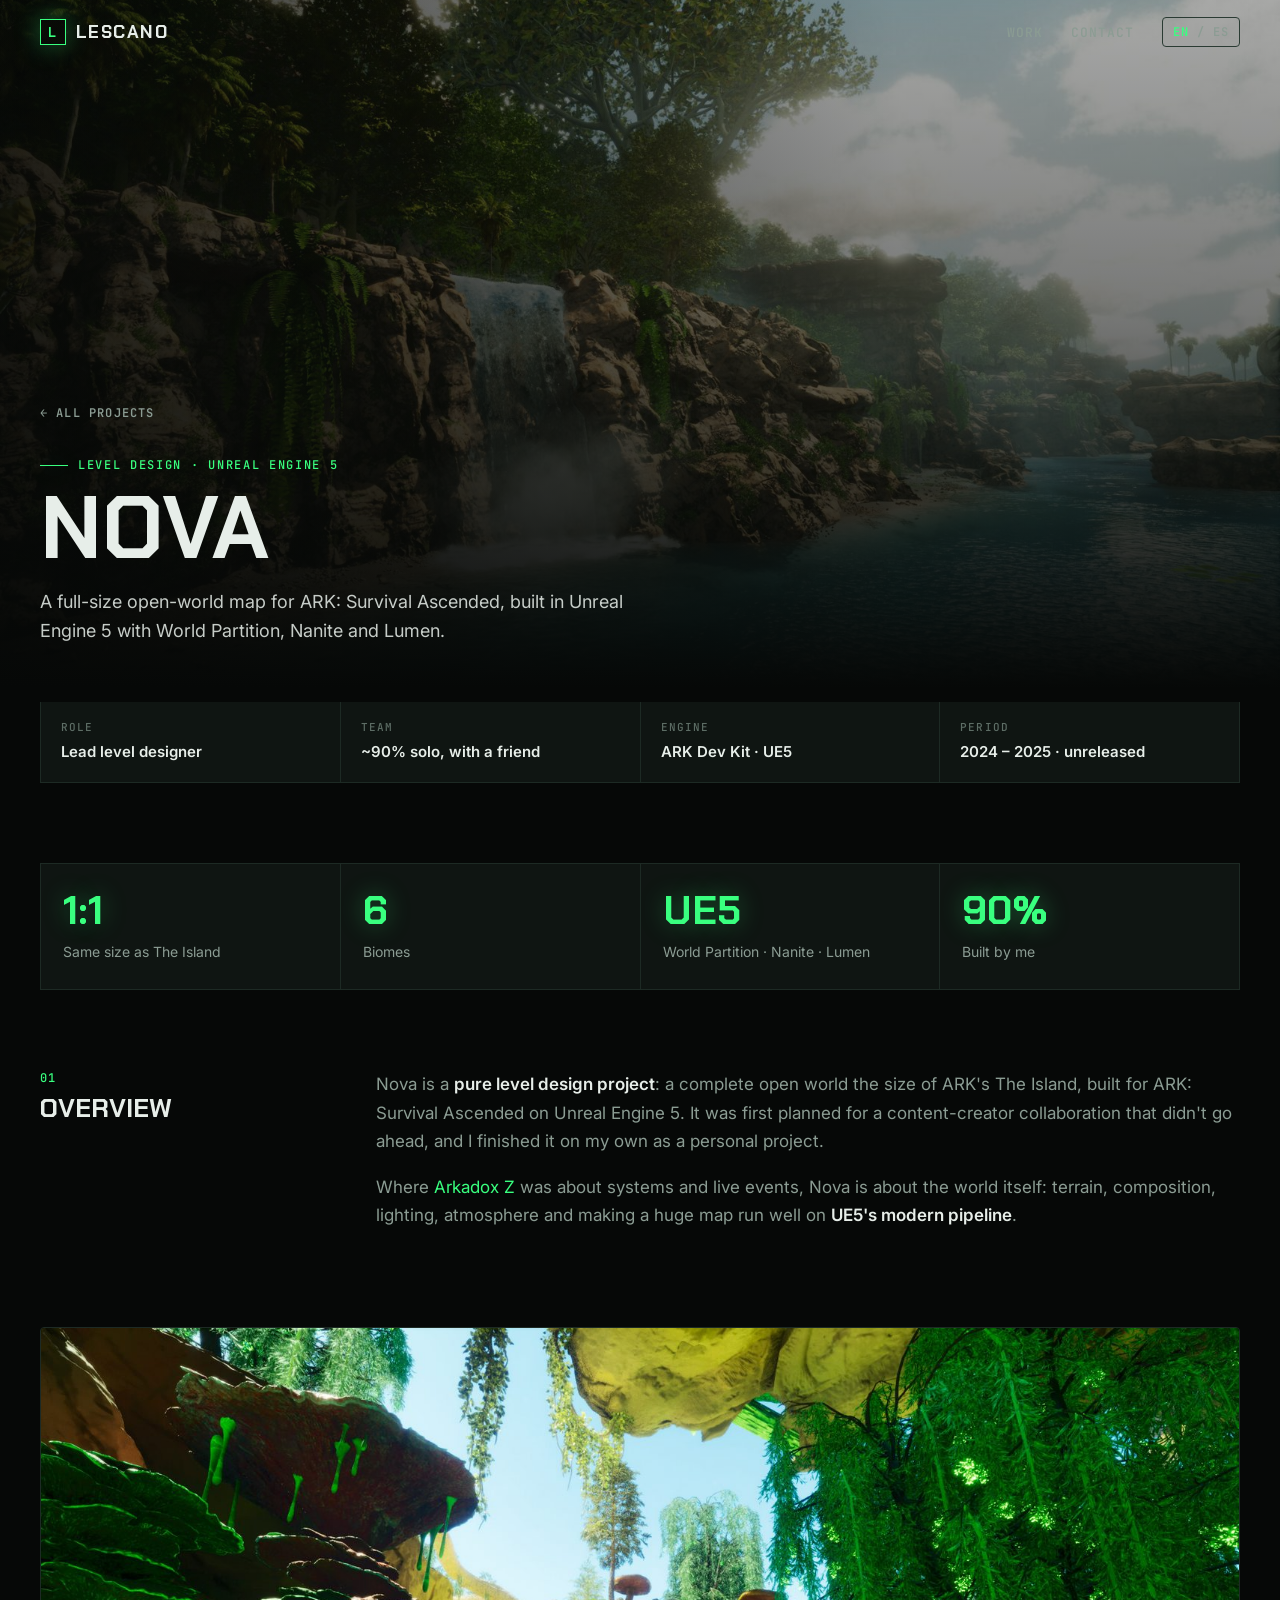
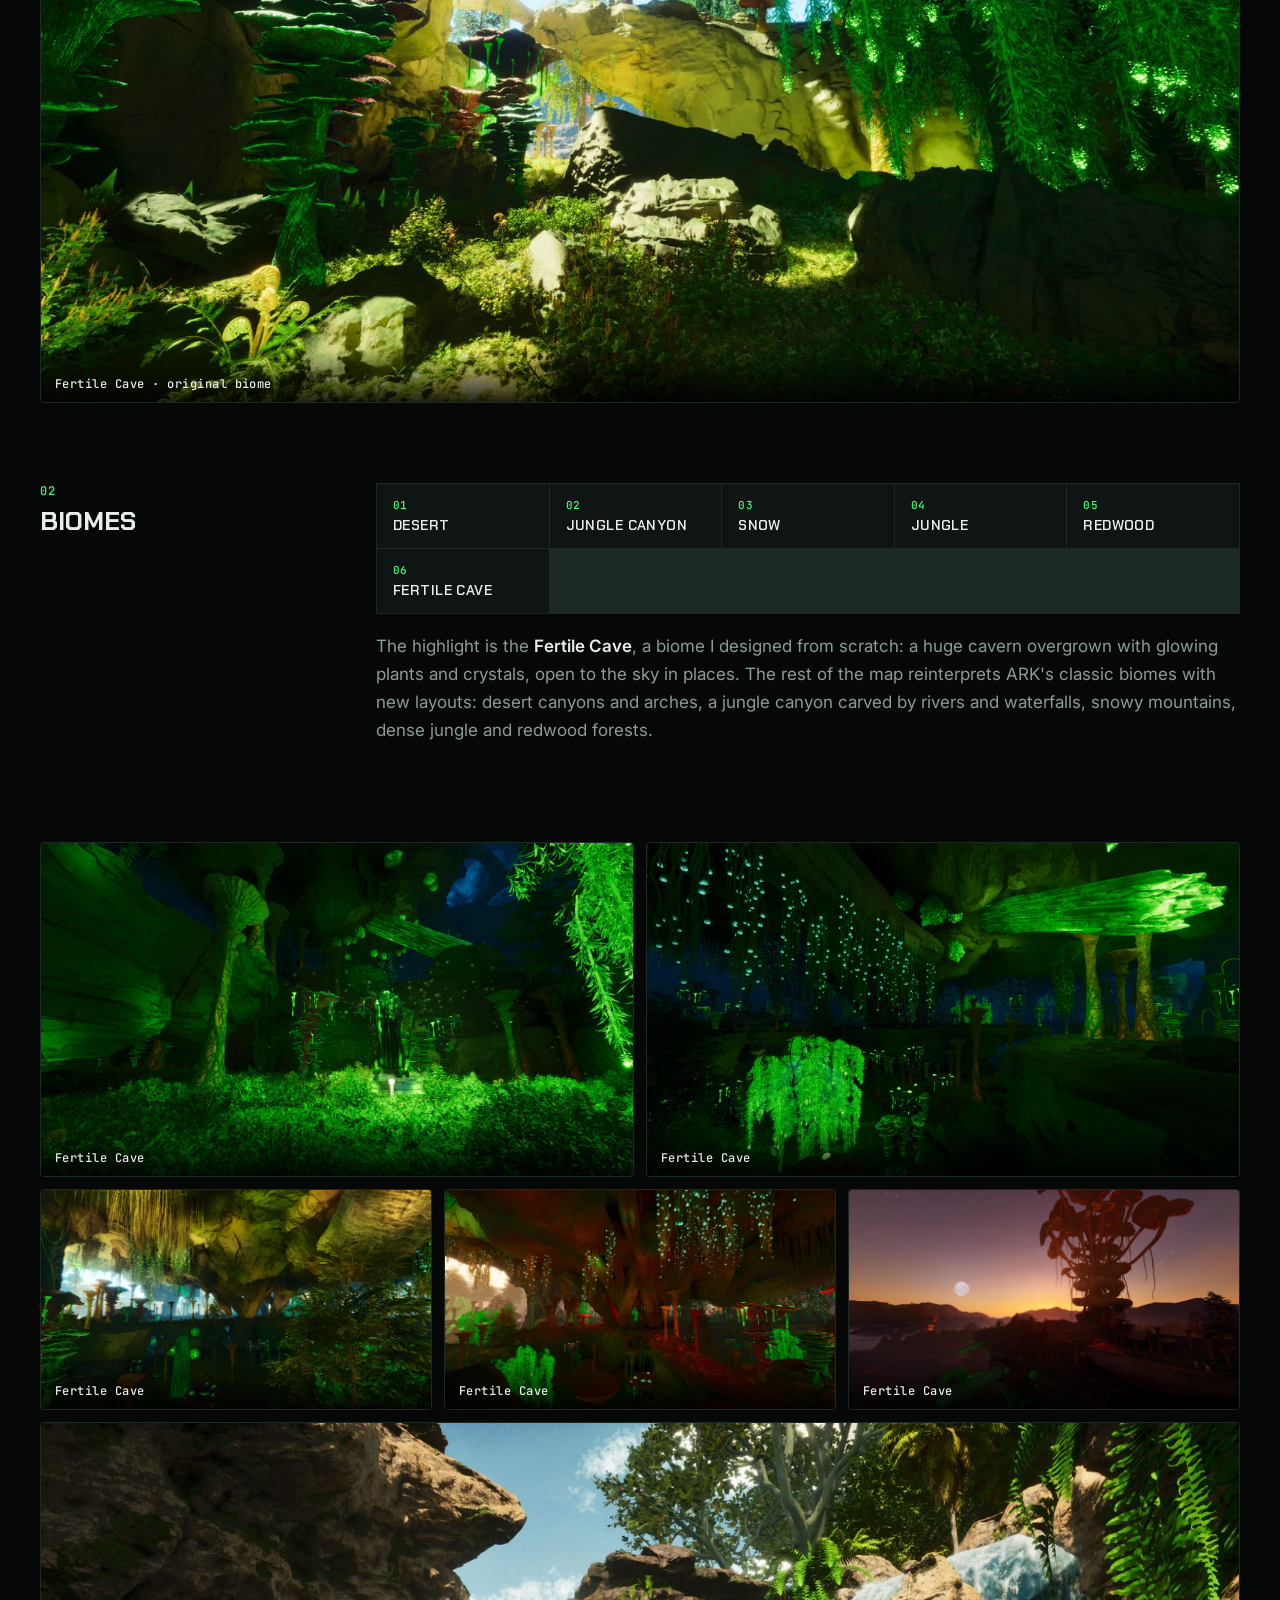
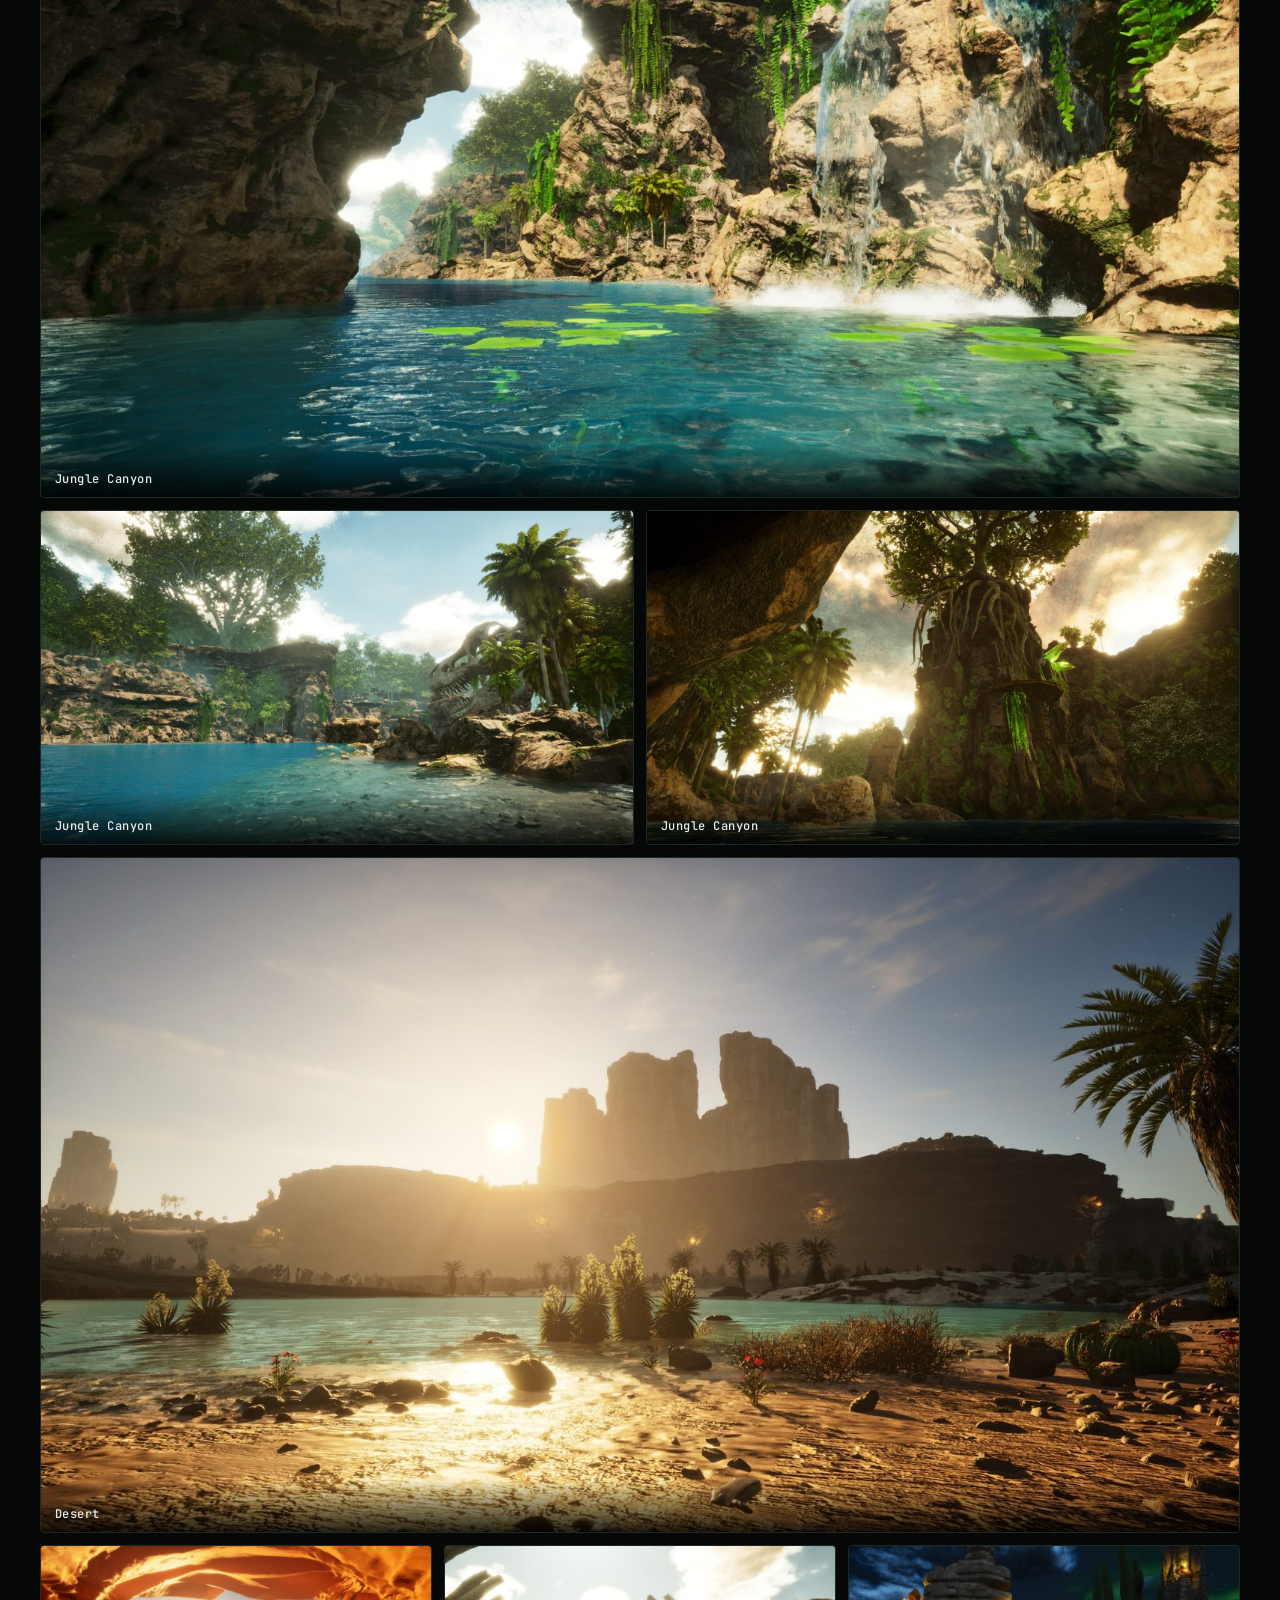
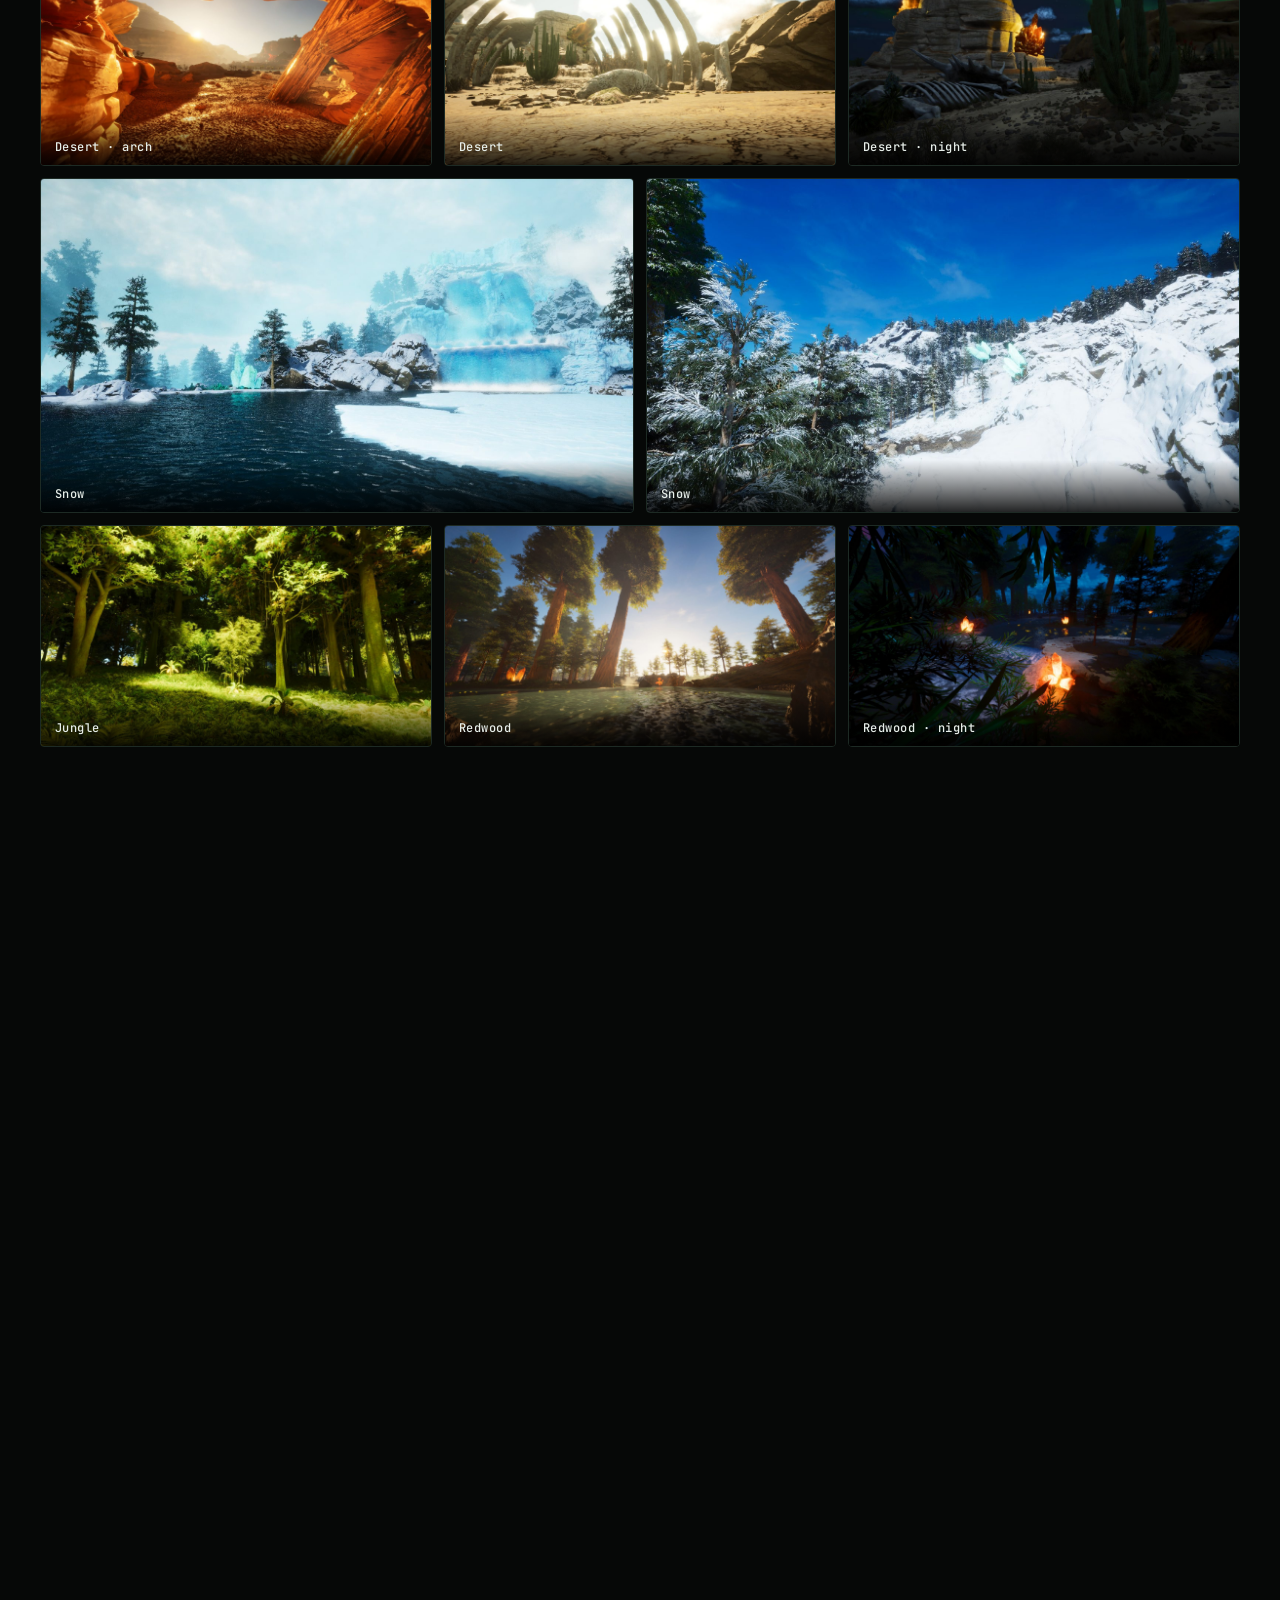
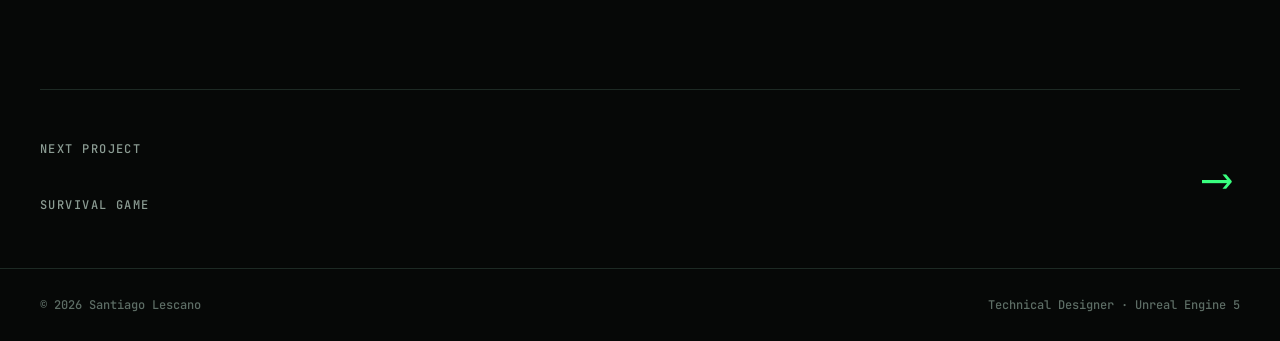
<file: projects/nova.html>
<!doctype html>
<html lang="en" data-lang="en">
<head>
  <meta charset="utf-8">
  <meta name="viewport" content="width=device-width, initial-scale=1">
  <title>Nova — Santiago Lescano</title>
  <meta name="description" content="Nova: a full-size open-world map for ARK: Survival Ascended built in Unreal Engine 5 with World Partition, Nanite, Lumen and HLODs.">
  <meta property="og:image" content="../assets/img/nova-canyon-3.jpg">
  <link rel="preconnect" href="https://fonts.googleapis.com">
  <link rel="preconnect" href="https://fonts.gstatic.com" crossorigin>
  <link href="https://fonts.googleapis.com/css2?family=Chakra+Petch:wght@500;600;700&family=Inter:wght@400;500;600&family=JetBrains+Mono:wght@500;600&display=swap" rel="stylesheet">
  <link rel="stylesheet" href="../css/style.css">
</head>
<body>

<nav class="nav">
  <div class="wrap">
    <a href="../index.html" class="logo"><span class="logo-mark">L</span>Lescano</a>
    <div class="nav-links">
      <a href="../index.html#work"><span lang="en">Work</span><span lang="es">Proyectos</span></a>
      <a href="../index.html#contact"><span lang="en">Contact</span><span lang="es">Contacto</span></a>
      <button class="lang-toggle" type="button" aria-label="Change language"><span lang="en"><b>EN</b> / ES</span><span lang="es">EN / <b>ES</b></span></button>
    </div>
  </div>
</nav>

<header class="p-hero">
  <div class="hero-bg"><img src="../assets/img/nova-canyon-3.jpg" alt=""></div>
  <div class="wrap">
    <a class="back" href="../index.html#work">← <span lang="en">All projects</span><span lang="es">Todos los proyectos</span></a><br>
    <span class="eyebrow"><span lang="en">Level design · Unreal Engine 5</span><span lang="es">Diseño de niveles · Unreal Engine 5</span></span>
    <h1>Nova</h1>
    <p class="lead">
      <span lang="en">A full-size open-world map for ARK: Survival Ascended, built in Unreal Engine 5 with World Partition, Nanite and Lumen.</span>
      <span lang="es">Un mapa de mundo abierto de tamaño completo para ARK: Survival Ascended, hecho en Unreal Engine 5 con World Partition, Nanite y Lumen.</span>
    </p>
  </div>
</header>

<div class="wrap">
  <div class="meta">
    <div><span lang="en">Role</span><span lang="es">Rol</span><b lang="en">Lead level designer</b><b lang="es">Diseñador de niveles principal</b></div>
    <div><span lang="en">Team</span><span lang="es">Equipo</span><b lang="en">~90% solo, with a friend</b><b lang="es">~90% solo, con un amigo</b></div>
    <div><span lang="en">Engine</span><span lang="es">Motor</span><b>ARK Dev Kit · UE5</b></div>
    <div><span lang="en">Period</span><span lang="es">Período</span><b lang="en">2024 – 2025 · unreleased</b><b lang="es">2024 – 2025 · sin publicar</b></div>
  </div>

  <div class="p-section reveal">
    <div class="numbers">
      <div><b>1:1</b><span lang="en">Same size as The Island</span><span lang="es">Mismo tamaño que The Island</span></div>
      <div><b>6</b><span lang="en">Biomes</span><span lang="es">Biomas</span></div>
      <div><b>UE5</b><span lang="en">World Partition · Nanite · Lumen</span><span lang="es">World Partition · Nanite · Lumen</span></div>
      <div><b>90%</b><span lang="en">Built by me</span><span lang="es">Hecho por mí</span></div>
    </div>
  </div>

  <div class="p-section p-cols reveal">
    <h2><small>01</small><span lang="en">Overview</span><span lang="es">Resumen</span></h2>
    <div class="prose">
      <p lang="en">Nova is a <strong>pure level design project</strong>: a complete open world the size of ARK's The Island, built for ARK: Survival Ascended on Unreal Engine 5. It was first planned for a content-creator collaboration that didn't go ahead, and I finished it on my own as a personal project.</p>
      <p lang="es">Nova es un <strong>proyecto de diseño de niveles puro</strong>: un mundo abierto completo del tamaño de The Island de ARK, hecho para ARK: Survival Ascended en Unreal Engine 5. Al principio estaba pensado para una colaboración con un creador de contenido que no se concretó, y lo terminé por mi cuenta como proyecto personal.</p>
      <p lang="en">Where <a href="arkadox-z.html" style="color:var(--accent)">Arkadox Z</a> was about systems and live events, Nova is about the world itself: terrain, composition, lighting, atmosphere and making a huge map run well on <strong>UE5's modern pipeline</strong>.</p>
      <p lang="es">Si <a href="arkadox-z.html" style="color:var(--accent)">Arkadox Z</a> se trataba de sistemas y eventos en vivo, Nova se trata del mundo en sí: terreno, composición, iluminación, atmósfera y hacer que un mapa enorme funcione bien con <strong>las herramientas modernas de UE5</strong>.</p>
    </div>
  </div>

  <div class="p-section reveal">
    <div class="gallery">
      <figure class="full"><img src="../assets/img/nova-cave-3.jpg" alt="Fertile Cave" loading="lazy"><figcaption lang="en">Fertile Cave · original biome</figcaption><figcaption lang="es">Fertile Cave · bioma original</figcaption></figure>
    </div>
  </div>

  <div class="p-section p-cols reveal">
    <h2><small>02</small><span lang="en">Biomes</span><span lang="es">Biomas</span></h2>
    <div class="prose">
      <div class="biomes">
        <div><i>01</i><span lang="en">Desert</span><span lang="es">Desierto</span></div><div><i>02</i>Jungle Canyon</div><div><i>03</i><span lang="en">Snow</span><span lang="es">Nieve</span></div>
        <div><i>04</i><span lang="en">Jungle</span><span lang="es">Selva</span></div><div><i>05</i>Redwood</div><div><i>06</i>Fertile Cave</div>
      </div>
      <p lang="en">The highlight is the <strong>Fertile Cave</strong>, a biome I designed from scratch: a huge cavern overgrown with glowing plants and crystals, open to the sky in places. The rest of the map reinterprets ARK's classic biomes with new layouts: desert canyons and arches, a jungle canyon carved by rivers and waterfalls, snowy mountains, dense jungle and redwood forests.</p>
      <p lang="es">Lo más destacado es la <strong>Fertile Cave</strong>, un bioma que diseñé desde cero: una caverna enorme cubierta de plantas y cristales luminosos, abierta al cielo en algunas partes. El resto del mapa reinterpreta los biomas clásicos de ARK con diseños nuevos: cañones y arcos en el desierto, un cañón selvático tallado por ríos y cascadas, montañas nevadas, selva densa y bosques de secuoyas.</p>
    </div>
  </div>

  <div class="p-section reveal">
    <div class="gallery">
      <figure><img src="../assets/img/nova-cave-1.jpg" alt="Fertile Cave" loading="lazy"><figcaption>Fertile Cave</figcaption></figure>
      <figure><img src="../assets/img/nova-cave-9.jpg" alt="Fertile Cave" loading="lazy"><figcaption>Fertile Cave</figcaption></figure>
      <figure class="third"><img src="../assets/img/nova-cave-2.jpg" alt="Fertile Cave" loading="lazy"><figcaption>Fertile Cave</figcaption></figure>
      <figure class="third"><img src="../assets/img/nova-cave-5.jpg" alt="Fertile Cave" loading="lazy"><figcaption>Fertile Cave</figcaption></figure>
      <figure class="third"><img src="../assets/img/nova-cave-6.jpg" alt="Fertile Cave at dusk" loading="lazy"><figcaption>Fertile Cave</figcaption></figure>
      <figure class="full"><img src="../assets/img/nova-canyon-1.jpg" alt="Jungle Canyon" loading="lazy"><figcaption>Jungle Canyon</figcaption></figure>
      <figure><img src="../assets/img/nova-canyon-6.jpg" alt="Jungle Canyon" loading="lazy"><figcaption>Jungle Canyon</figcaption></figure>
      <figure><img src="../assets/img/nova-canyon-7.jpg" alt="Jungle Canyon" loading="lazy"><figcaption>Jungle Canyon</figcaption></figure>
      <figure class="full"><img src="../assets/img/nova-desert-1.jpg" alt="Desert" loading="lazy"><figcaption lang="en">Desert</figcaption><figcaption lang="es">Desierto</figcaption></figure>
      <figure class="third"><img src="../assets/img/nova-desert-arch.jpg" alt="Desert arch" loading="lazy"><figcaption lang="en">Desert · arch</figcaption><figcaption lang="es">Desierto · arco</figcaption></figure>
      <figure class="third"><img src="../assets/img/nova-desert-bones.jpg" alt="Desert bones" loading="lazy"><figcaption lang="en">Desert</figcaption><figcaption lang="es">Desierto</figcaption></figure>
      <figure class="third"><img src="../assets/img/nova-desert-night.jpg" alt="Desert at night" loading="lazy"><figcaption lang="en">Desert · night</figcaption><figcaption lang="es">Desierto · noche</figcaption></figure>
      <figure><img src="../assets/img/nova-snow-1.jpg" alt="Snow biome" loading="lazy"><figcaption lang="en">Snow</figcaption><figcaption lang="es">Nieve</figcaption></figure>
      <figure><img src="../assets/img/nova-snow-4.jpg" alt="Snow biome" loading="lazy"><figcaption lang="en">Snow</figcaption><figcaption lang="es">Nieve</figcaption></figure>
      <figure class="third"><img src="../assets/img/nova-jungle-1.jpg" alt="Jungle" loading="lazy"><figcaption lang="en">Jungle</figcaption><figcaption lang="es">Selva</figcaption></figure>
      <figure class="third"><img src="../assets/img/nova-redwood-2.jpg" alt="Redwood" loading="lazy"><figcaption>Redwood</figcaption></figure>
      <figure class="third"><img src="../assets/img/nova-redwood-3.jpg" alt="Redwood at night" loading="lazy"><figcaption lang="en">Redwood · night</figcaption><figcaption lang="es">Redwood · noche</figcaption></figure>
    </div>
  </div>

  <div class="p-section p-cols reveal">
    <h2><small>03</small><span lang="en">UE5 toolset</span><span lang="es">Herramientas de UE5</span></h2>
    <div class="features">
      <div class="feature"><h4><i>A</i>World Partition &amp; HLODs</h4>
        <p lang="en">The world is split into streamed cells, with hierarchical LODs standing in for distant areas so the whole island stays visible without loading it all.</p>
        <p lang="es">El mundo está dividido en celdas que se cargan por streaming, con LODs jerárquicos que reemplazan las zonas lejanas para que toda la isla se vea sin cargarla entera.</p></div>
      <div class="feature"><h4><i>B</i>Nanite</h4>
        <p lang="en">High-detail rocks, cliffs and props without hand-made LOD chains, which is what lets the canyons and caves stay this dense.</p>
        <p lang="es">Rocas, acantilados y objetos de mucho detalle sin cadenas de LOD hechas a mano, lo que permite que los cañones y las cuevas sean así de densos.</p></div>
      <div class="feature"><h4><i>C</i><span lang="en">Lumen &amp; Ultra Dynamic Sky</span><span lang="es">Lumen y Ultra Dynamic Sky</span></h4>
        <p lang="en">Dynamic global illumination and a full day-night cycle with weather, so every biome reads well from dawn to night, including the glowing cave.</p>
        <p lang="es">Iluminación global dinámica y un ciclo de día y noche completo con clima, para que cada bioma se vea bien del amanecer a la noche, incluida la cueva luminosa.</p></div>
      <div class="feature"><h4><i>D</i>Landscape &amp; Foliage</h4>
        <p lang="en">Sculpted terrain, layered landscape materials and hand-tuned foliage density per biome, balancing looks against performance.</p>
        <p lang="es">Terreno esculpido, materiales de landscape por capas y densidad de vegetación ajustada a mano en cada bioma, equilibrando aspecto y rendimiento.</p></div>
      <div class="feature"><h4><i>E</i>Niagara &amp; FluidNinja</h4>
        <p lang="en">Particle effects for waterfalls, mist, fireflies and ambient life, plus fluid simulation for more natural water and smoke.</p>
        <p lang="es">Efectos de partículas para cascadas, niebla, luciérnagas y vida ambiental, y simulación de fluidos para agua y humo más naturales.</p></div>
      <div class="feature"><h4><i>F</i><span lang="en">Composition</span><span lang="es">Composición</span></h4>
        <p lang="en">Landmarks, sightlines and paths placed so players can navigate an island this size by eye: arches, waterfalls, giant trees and mountain ridges.</p>
        <p lang="es">Puntos de referencia, líneas de visión y caminos ubicados para que los jugadores se orienten a simple vista en una isla de este tamaño: arcos, cascadas, árboles gigantes y cordilleras.</p></div>
    </div>
  </div>

  <div class="p-section p-cols reveal">
    <h2><small>04</small><span lang="en">The challenge</span><span lang="es">El desafío</span></h2>
    <div class="prose">
      <p lang="en"><strong>Keeping a map this size performant.</strong> Dense foliage, Nanite geometry and Lumen lighting across an entire island add up fast. I solved it with a careful HLOD setup and Nanite, and by studying how Studio Wildcard builds and optimizes ARK's own official maps, then applying the same structure to Nova.</p>
      <p lang="es"><strong>Que un mapa de este tamaño rinda bien.</strong> La vegetación densa, la geometría con Nanite y la iluminación con Lumen en una isla entera suman rápido. Lo resolví con una configuración cuidada de HLODs y Nanite, estudiando cómo Studio Wildcard arma y optimiza los mapas oficiales de ARK y aplicando la misma estructura en Nova.</p>
      <p class="disclaimer">
        <span lang="en">Made with the official ARK Dev Kit (UE5). Ultra Dynamic Sky and FluidNinja are third-party Unreal plugins. ARK: Survival Ascended is a trademark of Studio Wildcard.</span>
        <span lang="es">Hecho con el ARK Dev Kit oficial (UE5). Ultra Dynamic Sky y FluidNinja son plugins de Unreal de terceros. ARK: Survival Ascended es una marca de Studio Wildcard.</span>
      </p>
    </div>
  </div>

  <div class="next">
    <a href="survival-game.html">
      <div><span lang="en">Next project</span><span lang="es">Siguiente proyecto</span><b><span lang="en">Survival game</span><span lang="es">Juego de supervivencia</span></b></div>
      <span class="arrow">→</span>
    </a>
  </div>
</div>

<footer>
  <div class="wrap"><span>© 2026 Santiago Lescano</span><span>Technical Designer · Unreal Engine 5</span></div>
</footer>
<script src="../js/main.js"></script>
</body>
</html>
</file>
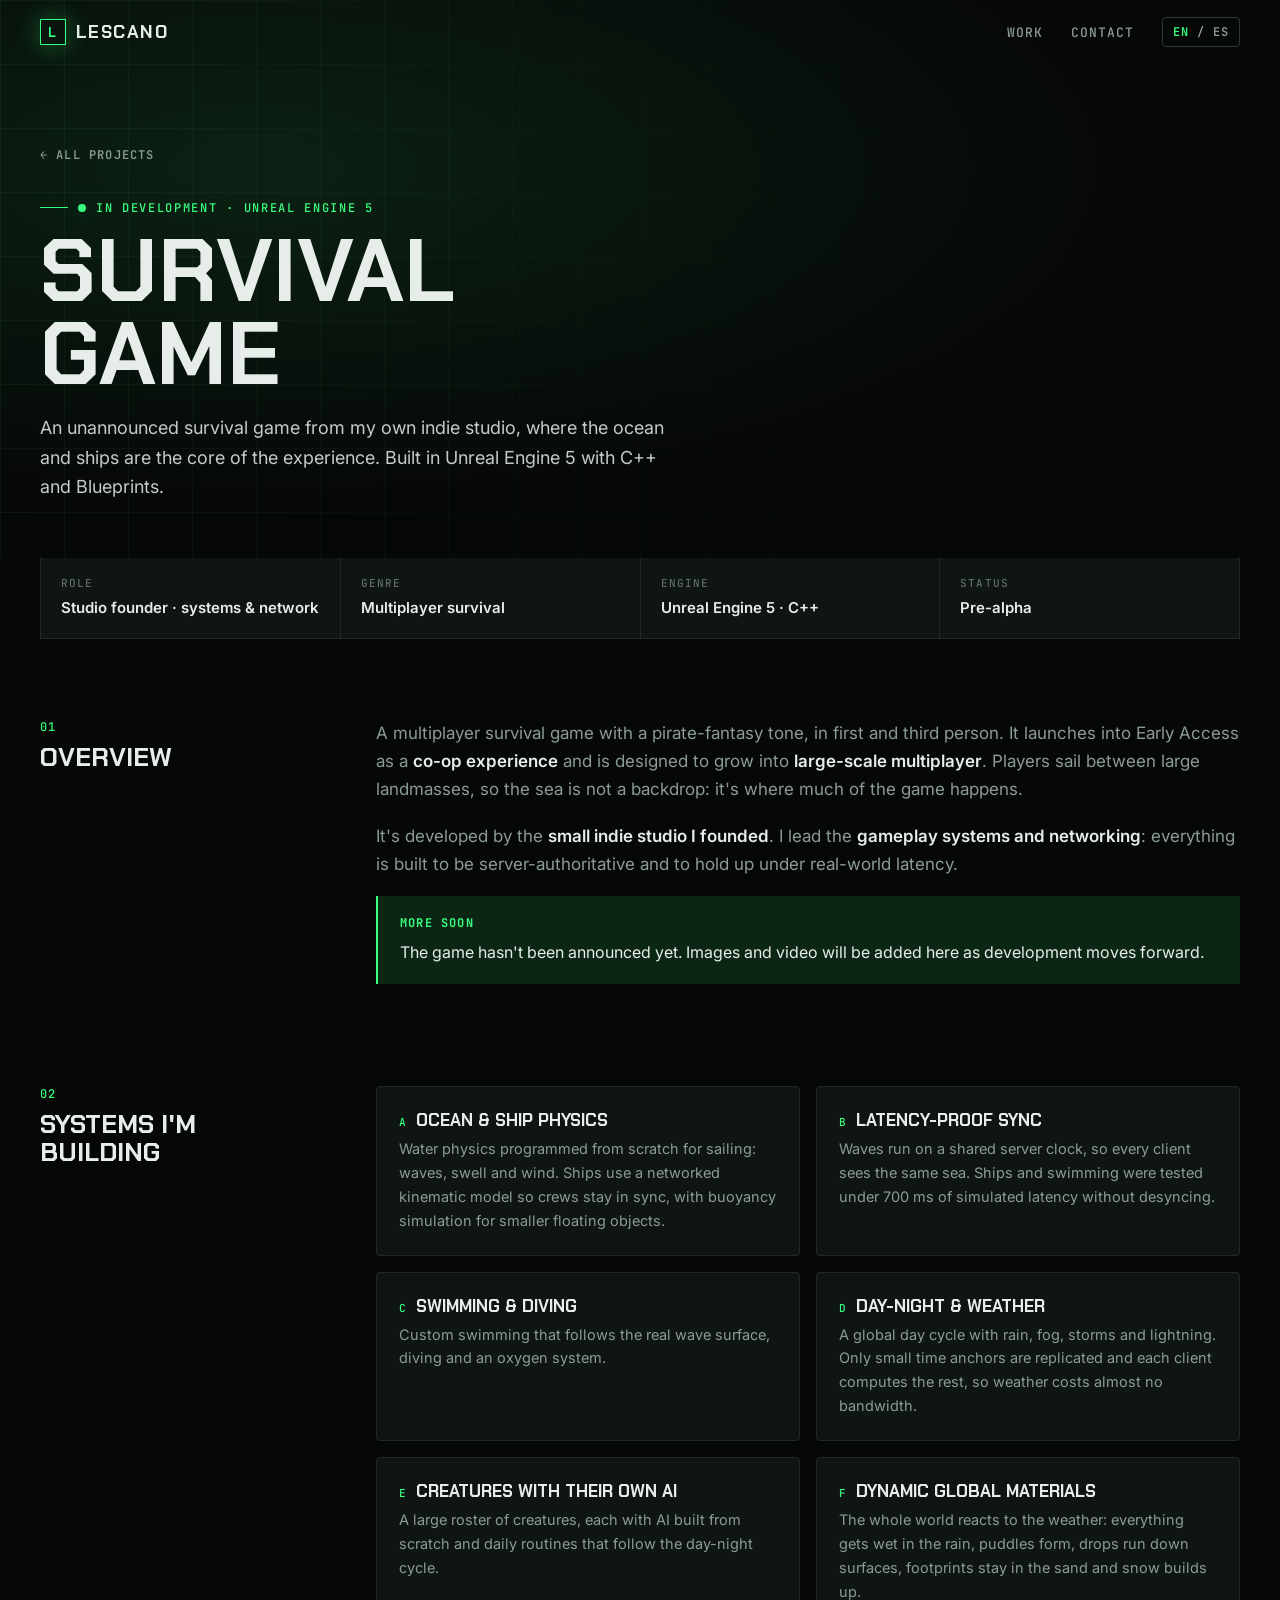
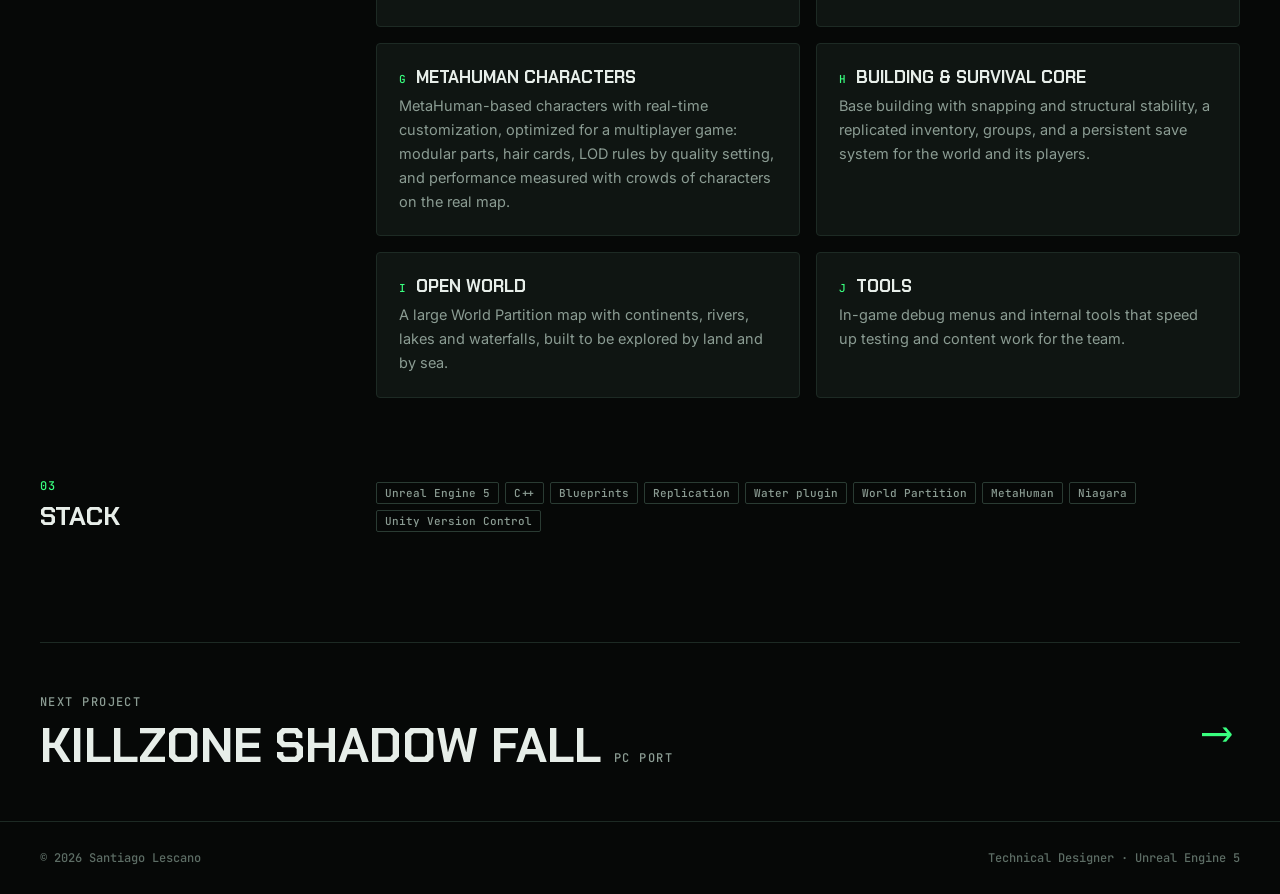
<file: projects/survival-game.html>
<!doctype html>
<html lang="en" data-lang="en">
<head>
  <meta charset="utf-8">
  <meta name="viewport" content="width=device-width, initial-scale=1">
  <title>Survival Game (in development) — Santiago Lescano</title>
  <meta name="description" content="An unannounced co-op survival game in Unreal Engine 5: networked ship physics, ocean simulation, synced weather, building and MetaHuman characters.">
  <link rel="preconnect" href="https://fonts.googleapis.com">
  <link rel="preconnect" href="https://fonts.gstatic.com" crossorigin>
  <link href="https://fonts.googleapis.com/css2?family=Chakra+Petch:wght@500;600;700&family=Inter:wght@400;500;600&family=JetBrains+Mono:wght@500;600&display=swap" rel="stylesheet">
  <link rel="stylesheet" href="../css/style.css">
</head>
<body>

<nav class="nav">
  <div class="wrap">
    <a href="../index.html" class="logo"><span class="logo-mark">L</span>Lescano</a>
    <div class="nav-links">
      <a href="../index.html#work"><span lang="en">Work</span><span lang="es">Proyectos</span></a>
      <a href="../index.html#contact"><span lang="en">Contact</span><span lang="es">Contacto</span></a>
      <button class="lang-toggle" type="button" aria-label="Change language"><span lang="en"><b>EN</b> / ES</span><span lang="es">EN / <b>ES</b></span></button>
    </div>
  </div>
</nav>

<header class="p-hero noimg">
  <div class="wrap">
    <a class="back" href="../index.html#work">← <span lang="en">All projects</span><span lang="es">Todos los proyectos</span></a><br>
    <span class="eyebrow"><span class="status-dot"></span><span lang="en">In development · Unreal Engine 5</span><span lang="es">En desarrollo · Unreal Engine 5</span></span>
    <h1><span lang="en">Survival<br>game</span><span lang="es">Juego de<br>supervivencia</span></h1>
    <p class="lead">
      <span lang="en">An unannounced survival game from my own indie studio, where the ocean and ships are the core of the experience. Built in Unreal Engine 5 with C++ and Blueprints.</span>
      <span lang="es">Un juego de supervivencia todavía sin anunciar, de mi propio estudio independiente, donde el océano y los barcos son el centro de la experiencia. Hecho en Unreal Engine 5 con C++ y Blueprints.</span>
    </p>
  </div>
</header>

<div class="wrap">
  <div class="meta">
    <div><span lang="en">Role</span><span lang="es">Rol</span><b lang="en">Studio founder · systems &amp; network</b><b lang="es">Fundador del estudio · sistemas y red</b></div>
    <div><span lang="en">Genre</span><span lang="es">Género</span><b lang="en">Multiplayer survival</b><b lang="es">Supervivencia multijugador</b></div>
    <div><span lang="en">Engine</span><span lang="es">Motor</span><b>Unreal Engine 5 · C++</b></div>
    <div><span lang="en">Status</span><span lang="es">Estado</span><b lang="en">Pre-alpha</b><b lang="es">Pre-alfa</b></div>
  </div>

  <div class="p-section p-cols reveal">
    <h2><small>01</small><span lang="en">Overview</span><span lang="es">Resumen</span></h2>
    <div class="prose">
      <p lang="en">A multiplayer survival game with a pirate-fantasy tone, in first and third person. It launches into Early Access as a <strong>co-op experience</strong> and is designed to grow into <strong>large-scale multiplayer</strong>. Players sail between large landmasses, so the sea is not a backdrop: it's where much of the game happens.</p>
      <p lang="es">Un juego de supervivencia multijugador con un tono de fantasía pirata, en primera y tercera persona. Sale en Early Access como <strong>experiencia cooperativa</strong> y está pensado para crecer hacia un <strong>multijugador masivo</strong>. Los jugadores navegan entre grandes masas de tierra, así que el mar no es un fondo: es donde pasa gran parte del juego.</p>
      <p lang="en">It's developed by the <strong>small indie studio I founded</strong>. I lead the <strong>gameplay systems and networking</strong>: everything is built to be server-authoritative and to hold up under real-world latency.</p>
      <p lang="es">Lo desarrolla el <strong>pequeño estudio independiente que fundé</strong>. Yo lidero <strong>los sistemas de juego y la red</strong>: todo está hecho para que el servidor tenga la autoridad y aguante la latencia real.</p>
      <div class="callout">
        <b lang="en">More soon</b><b lang="es">Más próximamente</b>
        <span lang="en">The game hasn't been announced yet. Images and video will be added here as development moves forward.</span>
        <span lang="es">El juego todavía no fue anunciado. Las imágenes y los videos se van a sumar acá a medida que avance el desarrollo.</span>
      </div>
    </div>
  </div>

  <div class="p-section p-cols reveal">
    <h2><small>02</small><span lang="en">Systems I'm building</span><span lang="es">Sistemas que estoy haciendo</span></h2>
    <div class="features">
      <div class="feature"><h4><i>A</i><span lang="en">Ocean &amp; ship physics</span><span lang="es">Física de océano y barcos</span></h4>
        <p lang="en">Water physics programmed from scratch for sailing: waves, swell and wind. Ships use a networked kinematic model so crews stay in sync, with buoyancy simulation for smaller floating objects.</p>
        <p lang="es">Física de agua programada desde cero para la navegación: olas, oleaje y viento. Los barcos usan un modelo kinemático en red para que la tripulación esté sincronizada, con simulación de flotación para objetos chicos.</p></div>
      <div class="feature"><h4><i>B</i><span lang="en">Latency-proof sync</span><span lang="es">Sincronización a prueba de lag</span></h4>
        <p lang="en">Waves run on a shared server clock, so every client sees the same sea. Ships and swimming were tested under 700 ms of simulated latency without desyncing.</p>
        <p lang="es">Las olas corren sobre un reloj compartido del servidor, así todos los clientes ven el mismo mar. Los barcos y el nado se probaron con 700 ms de latencia simulada sin desincronizarse.</p></div>
      <div class="feature"><h4><i>C</i><span lang="en">Swimming &amp; diving</span><span lang="es">Nado y buceo</span></h4>
        <p lang="en">Custom swimming that follows the real wave surface, diving and an oxygen system.</p>
        <p lang="es">Nado propio que sigue la superficie real de las olas, buceo y sistema de oxígeno.</p></div>
      <div class="feature"><h4><i>D</i><span lang="en">Day-night &amp; weather</span><span lang="es">Día, noche y clima</span></h4>
        <p lang="en">A global day cycle with rain, fog, storms and lightning. Only small time anchors are replicated and each client computes the rest, so weather costs almost no bandwidth.</p>
        <p lang="es">Un ciclo de día global con lluvia, niebla, tormentas y rayos. Solo se replican pequeños puntos de referencia de tiempo y cada cliente calcula el resto, así el clima casi no consume red.</p></div>
      <div class="feature"><h4><i>E</i><span lang="en">Creatures with their own AI</span><span lang="es">Criaturas con IA propia</span></h4>
        <p lang="en">A large roster of creatures, each with AI built from scratch and daily routines that follow the day-night cycle.</p>
        <p lang="es">Una gran variedad de criaturas, cada una con IA hecha desde cero y rutinas diarias que siguen el ciclo de día y noche.</p></div>
      <div class="feature"><h4><i>F</i><span lang="en">Dynamic global materials</span><span lang="es">Materiales dinámicos globales</span></h4>
        <p lang="en">The whole world reacts to the weather: everything gets wet in the rain, puddles form, drops run down surfaces, footprints stay in the sand and snow builds up.</p>
        <p lang="es">Todo el mundo reacciona al clima: todo se moja con la lluvia, se forman charcos, caen gotas por las superficies, quedan las pisadas en la arena y se acumula la nieve.</p></div>
      <div class="feature"><h4><i>G</i><span lang="en">MetaHuman characters</span><span lang="es">Personajes MetaHuman</span></h4>
        <p lang="en">MetaHuman-based characters with real-time customization, optimized for a multiplayer game: modular parts, hair cards, LOD rules by quality setting, and performance measured with crowds of characters on the real map.</p>
        <p lang="es">Personajes basados en MetaHuman con personalización en tiempo real, optimizados para un juego multijugador: piezas modulares, hair cards, reglas de LOD según la calidad y rendimiento medido con grupos de personajes en el mapa real.</p></div>
      <div class="feature"><h4><i>H</i><span lang="en">Building &amp; survival core</span><span lang="es">Construcción y base de supervivencia</span></h4>
        <p lang="en">Base building with snapping and structural stability, a replicated inventory, groups, and a persistent save system for the world and its players.</p>
        <p lang="es">Construcción de bases con encastre y estabilidad estructural, inventario replicado, grupos y un sistema de guardado persistente del mundo y sus jugadores.</p></div>
      <div class="feature"><h4><i>I</i><span lang="en">Open world</span><span lang="es">Mundo abierto</span></h4>
        <p lang="en">A large World Partition map with continents, rivers, lakes and waterfalls, built to be explored by land and by sea.</p>
        <p lang="es">Un mapa grande con World Partition, con continentes, ríos, lagos y cascadas, pensado para explorarse por tierra y por mar.</p></div>
      <div class="feature"><h4><i>J</i><span lang="en">Tools</span><span lang="es">Herramientas</span></h4>
        <p lang="en">In-game debug menus and internal tools that speed up testing and content work for the team.</p>
        <p lang="es">Menús de depuración en el juego y herramientas internas que aceleran las pruebas y el trabajo de contenido del equipo.</p></div>
    </div>
  </div>

  <div class="p-section p-cols reveal">
    <h2><small>03</small>Stack</h2>
    <div>
      <div class="tags">
        <span class="tag">Unreal Engine 5</span><span class="tag">C++</span><span class="tag">Blueprints</span><span class="tag">Replication</span><span class="tag">Water plugin</span><span class="tag">World Partition</span><span class="tag">MetaHuman</span><span class="tag">Niagara</span><span class="tag">Unity Version Control</span>
      </div>
    </div>
  </div>

  <div class="next">
    <a href="killzone-port.html">
      <div><span lang="en">Next project</span><span lang="es">Siguiente proyecto</span><b>Killzone Shadow Fall <span lang="en">PC Port</span><span lang="es">para PC</span></b></div>
      <span class="arrow">→</span>
    </a>
  </div>
</div>

<footer>
  <div class="wrap"><span>© 2026 Santiago Lescano</span><span>Technical Designer · Unreal Engine 5</span></div>
</footer>
<script src="../js/main.js"></script>
</body>
</html>
</file>
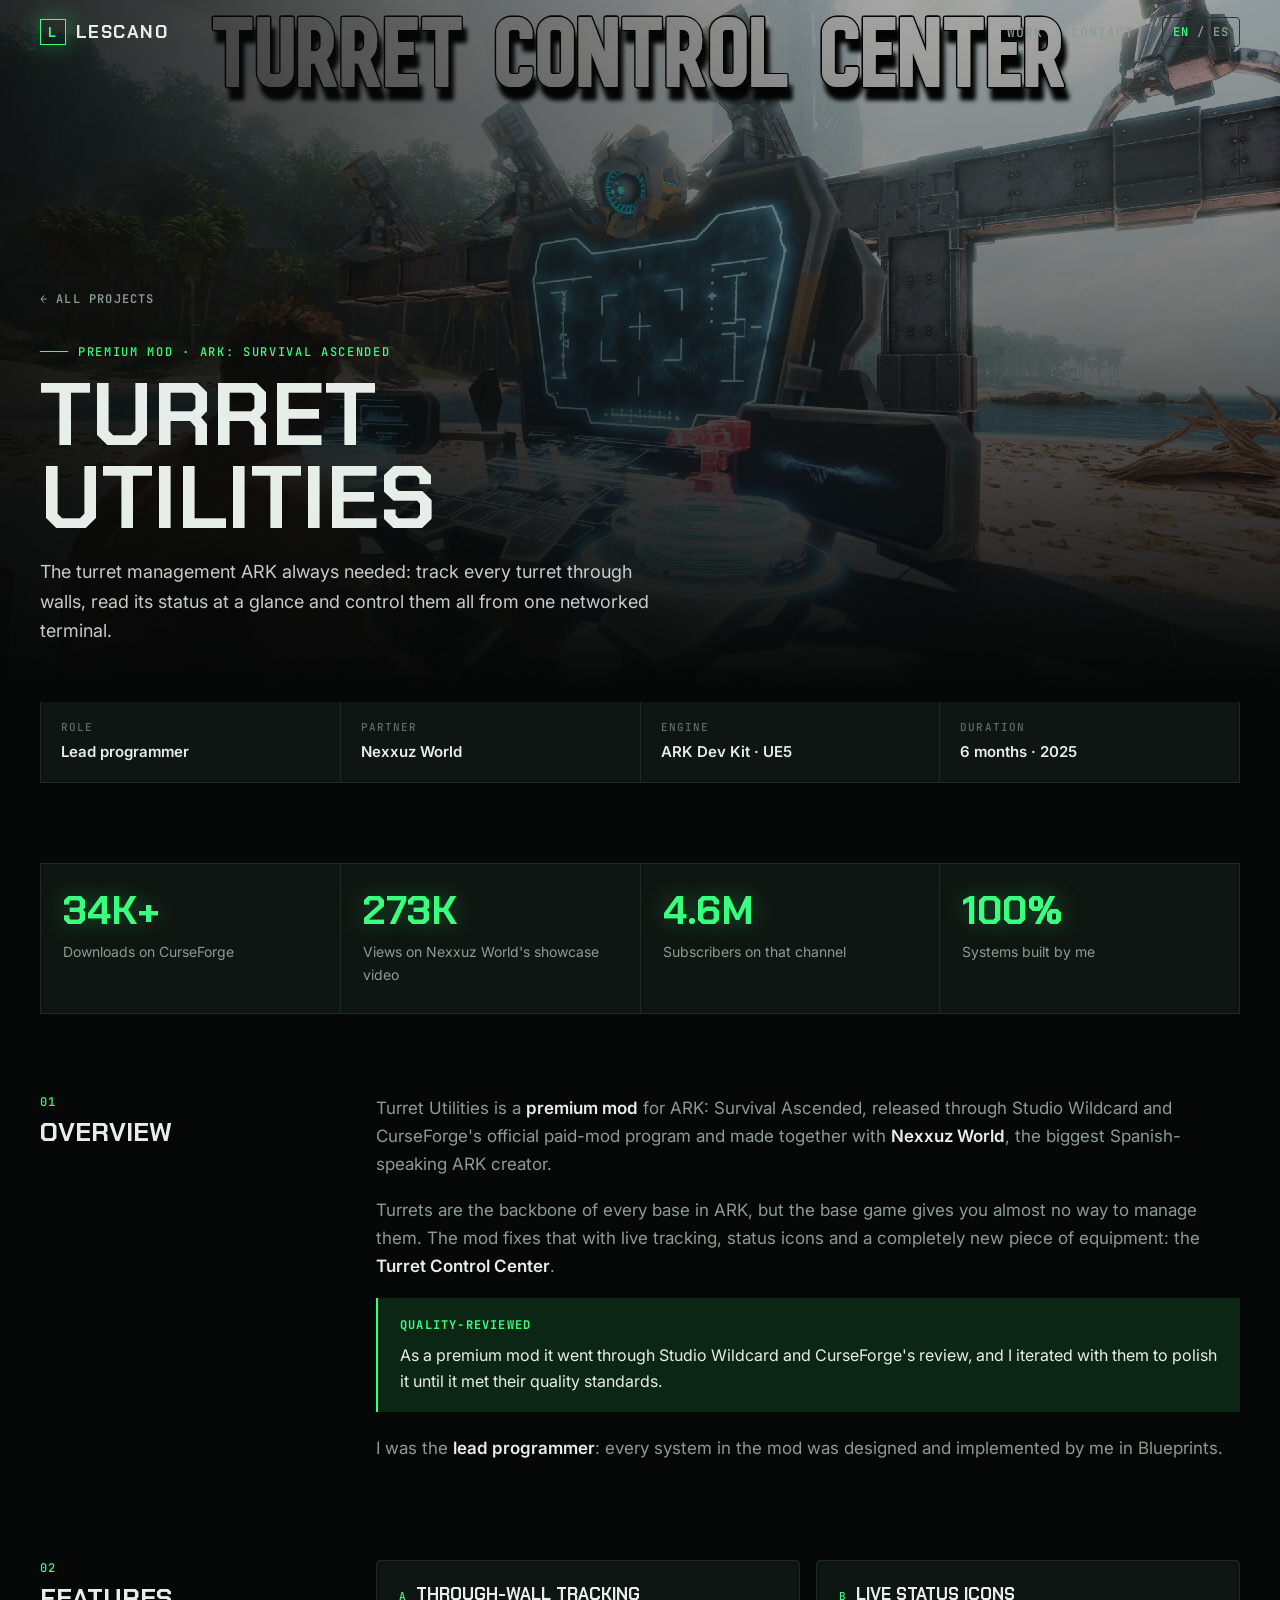
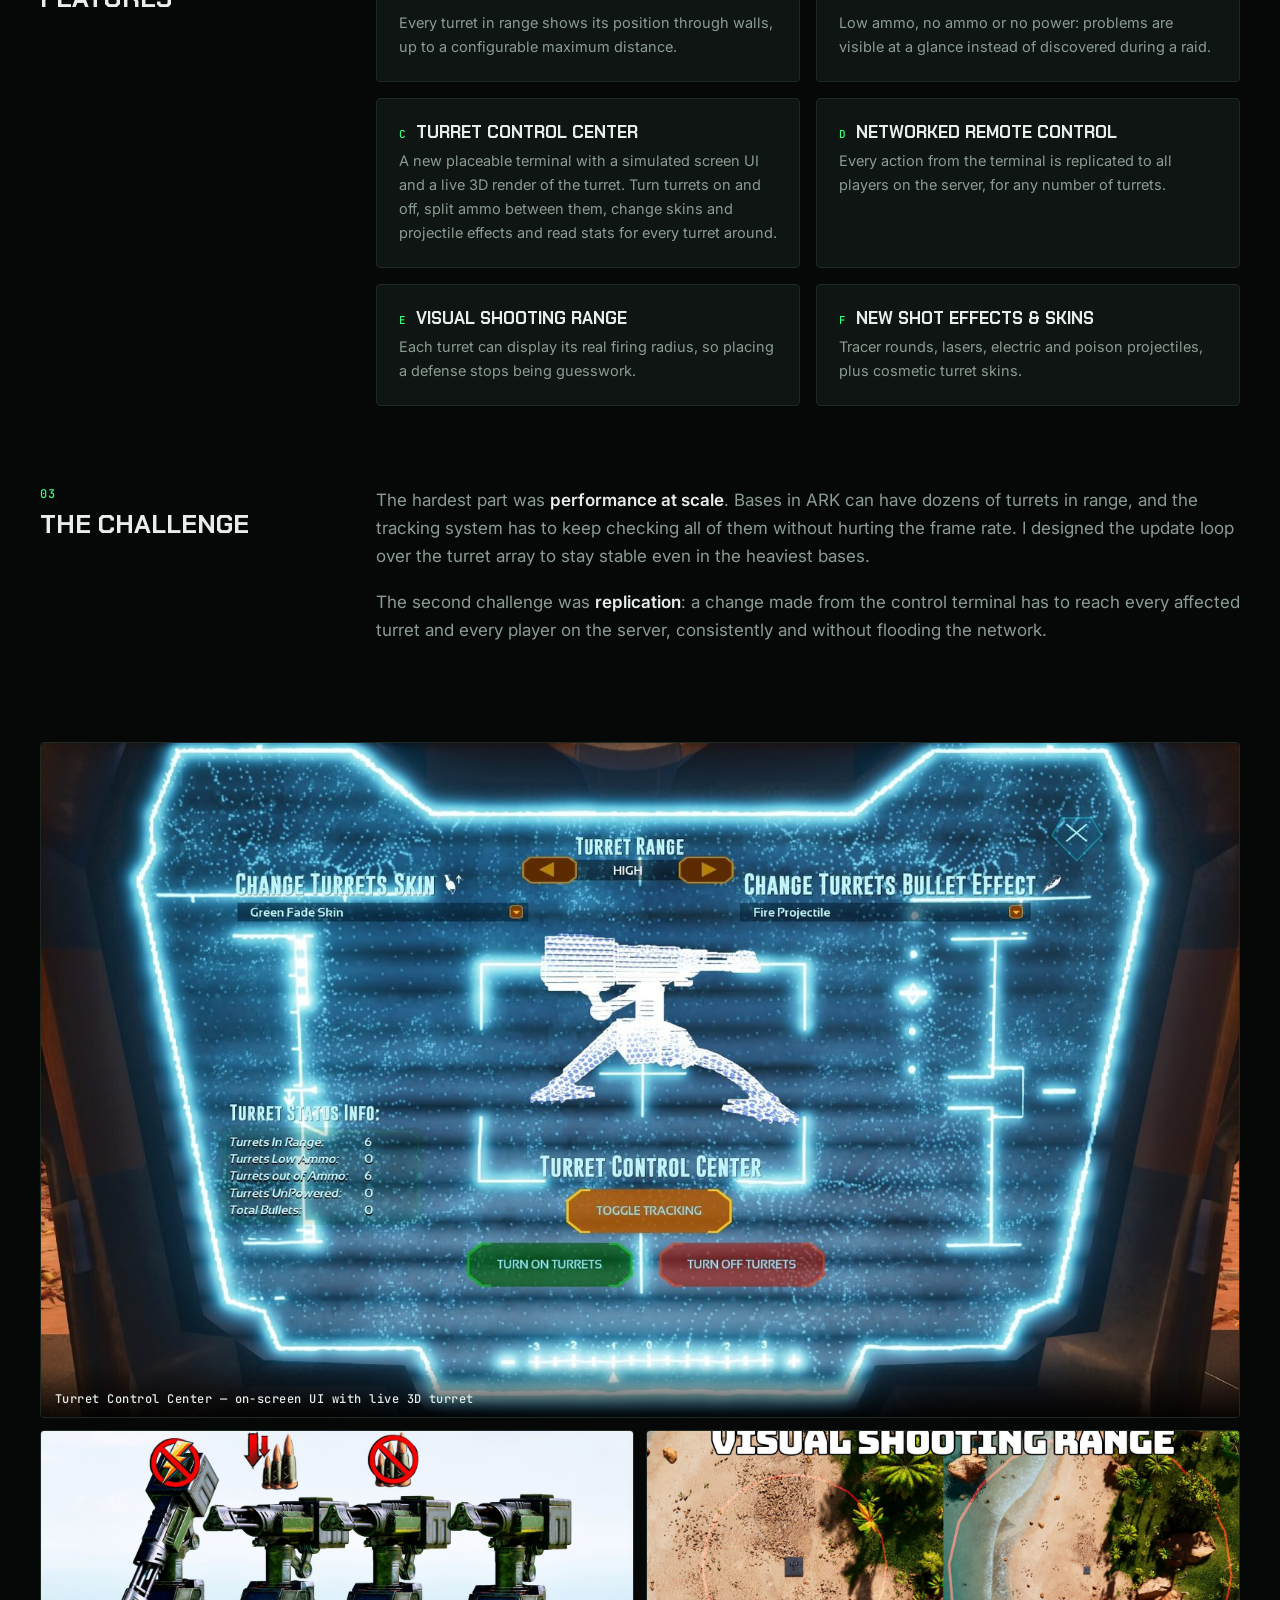
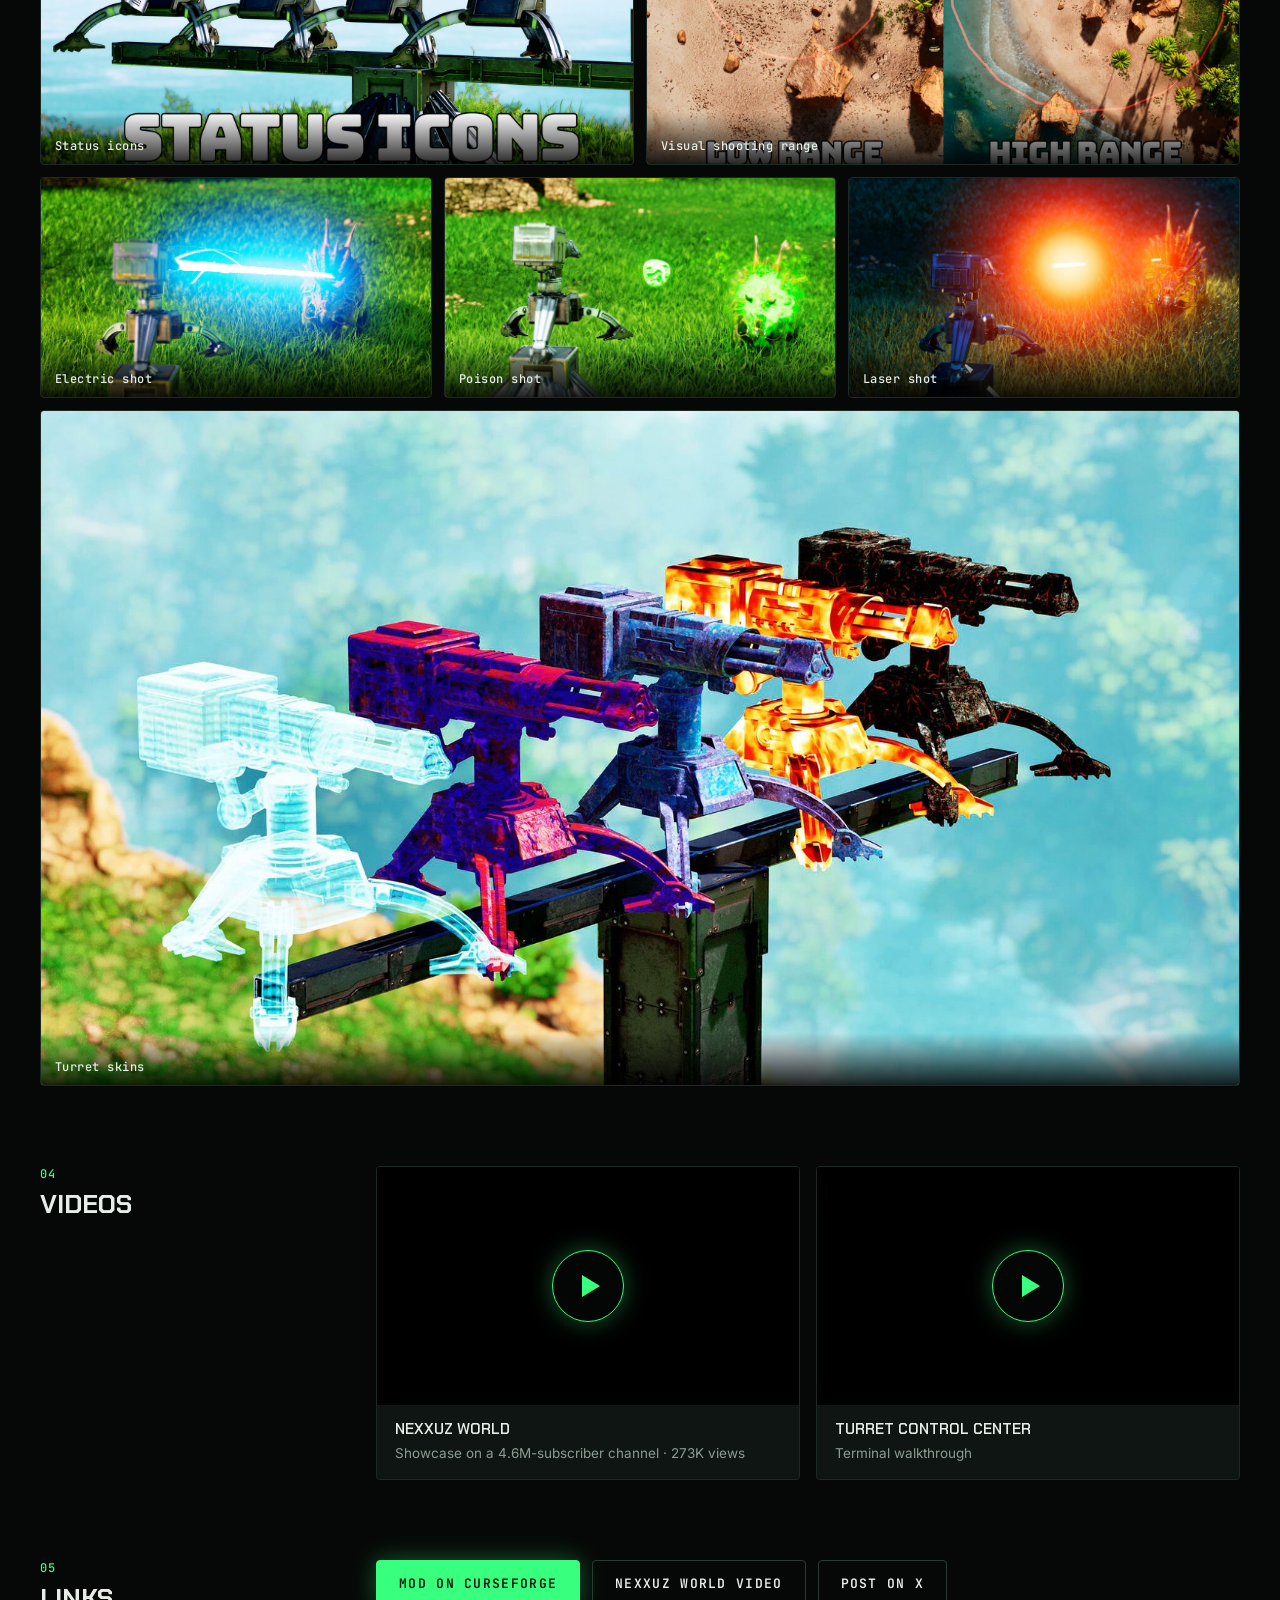
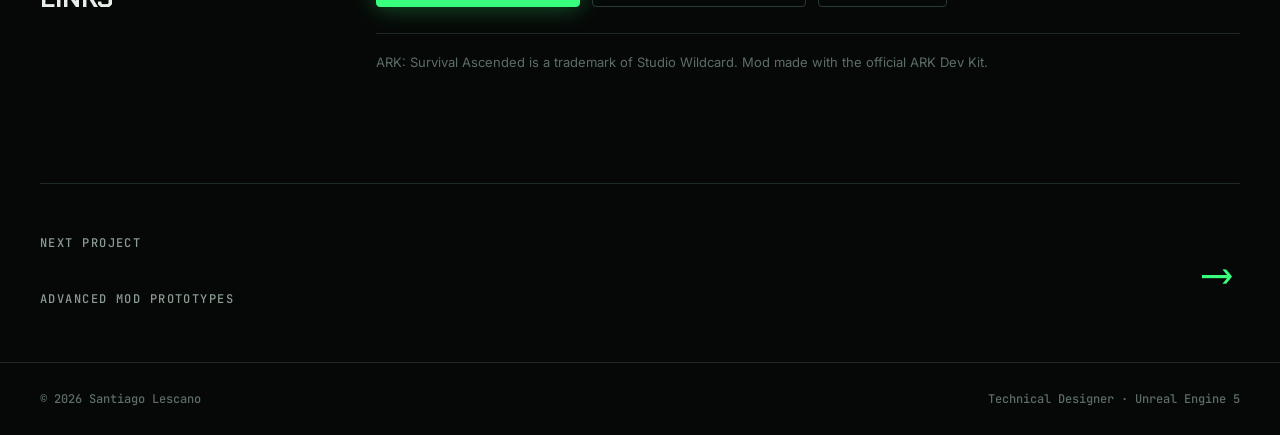
<file: projects/turret-utilities.html>
<!doctype html>
<html lang="en" data-lang="en">
<head>
  <meta charset="utf-8">
  <meta name="viewport" content="width=device-width, initial-scale=1">
  <title>Turret Utilities — Santiago Lescano</title>
  <meta name="description" content="Premium quality-of-life mod for ARK: Survival Ascended's turret system. Lead programmer (Blueprints, UE5).">
  <meta property="og:image" content="../assets/img/tu-control-center.jpg">
  <link rel="preconnect" href="https://fonts.googleapis.com">
  <link rel="preconnect" href="https://fonts.gstatic.com" crossorigin>
  <link href="https://fonts.googleapis.com/css2?family=Chakra+Petch:wght@500;600;700&family=Inter:wght@400;500;600&family=JetBrains+Mono:wght@500;600&display=swap" rel="stylesheet">
  <link rel="stylesheet" href="../css/style.css">
</head>
<body>

<nav class="nav">
  <div class="wrap">
    <a href="../index.html" class="logo"><span class="logo-mark">L</span>Lescano</a>
    <div class="nav-links">
      <a href="../index.html#work"><span lang="en">Work</span><span lang="es">Proyectos</span></a>
      <a href="../index.html#contact"><span lang="en">Contact</span><span lang="es">Contacto</span></a>
      <button class="lang-toggle" type="button" aria-label="Change language"><span lang="en"><b>EN</b> / ES</span><span lang="es">EN / <b>ES</b></span></button>
    </div>
  </div>
</nav>

<header class="p-hero">
  <div class="hero-bg"><img src="../assets/img/tu-control-center.jpg" alt=""></div>
  <div class="wrap">
    <a class="back" href="../index.html#work">← <span lang="en">All projects</span><span lang="es">Todos los proyectos</span></a><br>
    <span class="eyebrow"><span lang="en">Premium mod · ARK: Survival Ascended</span><span lang="es">Mod premium · ARK: Survival Ascended</span></span>
    <h1>Turret<br>Utilities</h1>
    <p class="lead">
      <span lang="en">The turret management ARK always needed: track every turret through walls, read its status at a glance and control them all from one networked terminal.</span>
      <span lang="es">La gestión de torretas que ARK siempre necesitó: seguir cada torreta a través de las paredes, ver su estado de un vistazo y controlarlas todas desde una terminal en red.</span>
    </p>
  </div>
</header>

<div class="wrap">
  <div class="meta">
    <div><span lang="en">Role</span><span lang="es">Rol</span><b lang="en">Lead programmer</b><b lang="es">Programador principal</b></div>
    <div><span lang="en">Partner</span><span lang="es">En conjunto con</span><b>Nexxuz World</b></div>
    <div><span lang="en">Engine</span><span lang="es">Motor</span><b>ARK Dev Kit · UE5</b></div>
    <div><span lang="en">Duration</span><span lang="es">Duración</span><b lang="en">6 months · 2025</b><b lang="es">6 meses · 2025</b></div>
  </div>

  <div class="p-section reveal">
    <div class="numbers">
      <div><b>34K+</b><span lang="en">Downloads on CurseForge</span><span lang="es">Descargas en CurseForge</span></div>
      <div><b>273K</b><span lang="en">Views on Nexxuz World's showcase video</span><span lang="es">Vistas del video de Nexxuz World</span></div>
      <div><b>4.6M</b><span lang="en">Subscribers on that channel</span><span lang="es">Suscriptores de ese canal</span></div>
      <div><b>100%</b><span lang="en">Systems built by me</span><span lang="es">Sistemas hechos por mí</span></div>
    </div>
  </div>

  <div class="p-section p-cols reveal">
    <h2><small>01</small><span lang="en">Overview</span><span lang="es">Resumen</span></h2>
    <div class="prose">
      <p lang="en">Turret Utilities is a <strong>premium mod</strong> for ARK: Survival Ascended, released through Studio Wildcard and CurseForge's official paid-mod program and made together with <strong>Nexxuz World</strong>, the biggest Spanish-speaking ARK creator.</p>
      <p lang="es">Turret Utilities es un <strong>mod premium</strong> para ARK: Survival Ascended, publicado en el programa oficial de mods pagos de Studio Wildcard y CurseForge, y hecho en conjunto con <strong>Nexxuz World</strong>, el creador de ARK más grande de habla hispana.</p>
      <p lang="en">Turrets are the backbone of every base in ARK, but the base game gives you almost no way to manage them. The mod fixes that with live tracking, status icons and a completely new piece of equipment: the <strong>Turret Control Center</strong>.</p>
      <p lang="es">Las torretas son la base de la defensa en ARK, pero el juego casi no da forma de gestionarlas. El mod lo resuelve con seguimiento en vivo, íconos de estado y un equipo completamente nuevo: el <strong>Turret Control Center</strong>.</p>
      <div class="callout">
        <b lang="en">Quality-reviewed</b><b lang="es">Revisado por el estudio</b>
        <span lang="en">As a premium mod it went through Studio Wildcard and CurseForge's review, and I iterated with them to polish it until it met their quality standards.</span>
        <span lang="es">Como mod premium pasó por la revisión de Studio Wildcard y CurseForge, y trabajé con ellos para pulirlo hasta cumplir sus estándares de calidad.</span>
      </div>
      <p lang="en">I was the <strong>lead programmer</strong>: every system in the mod was designed and implemented by me in Blueprints.</p>
      <p lang="es">Fui el <strong>programador principal</strong>: todos los sistemas del mod los diseñé y programé yo en Blueprints.</p>
    </div>
  </div>

  <div class="p-section p-cols reveal">
    <h2><small>02</small><span lang="en">Features</span><span lang="es">Features</span></h2>
    <div class="features">
      <div class="feature"><h4><i>A</i><span lang="en">Through-wall tracking</span><span lang="es">Seguimiento a través de paredes</span></h4>
        <p lang="en">Every turret in range shows its position through walls, up to a configurable maximum distance.</p>
        <p lang="es">Cada torreta en rango muestra su posición a través de las paredes, hasta una distancia máxima configurable.</p></div>
      <div class="feature"><h4><i>B</i><span lang="en">Live status icons</span><span lang="es">Íconos de estado en vivo</span></h4>
        <p lang="en">Low ammo, no ammo or no power: problems are visible at a glance instead of discovered during a raid.</p>
        <p lang="es">Poca munición, sin munición o sin energía: los problemas se ven de un vistazo en lugar de descubrirlos durante un ataque.</p></div>
      <div class="feature"><h4><i>C</i>Turret Control Center</h4>
        <p lang="en">A new placeable terminal with a simulated screen UI and a live 3D render of the turret. Turn turrets on and off, split ammo between them, change skins and projectile effects and read stats for every turret around.</p>
        <p lang="es">Una terminal nueva con una interfaz simulada en pantalla y un render 3D en vivo de la torreta. Prender y apagar torretas, repartir munición, cambiar skins y efectos de disparo, y ver la información de todas las que hay alrededor.</p></div>
      <div class="feature"><h4><i>D</i><span lang="en">Networked remote control</span><span lang="es">Control remoto en red</span></h4>
        <p lang="en">Every action from the terminal is replicated to all players on the server, for any number of turrets.</p>
        <p lang="es">Cada acción desde la terminal se replica a todos los jugadores del servidor, para cualquier cantidad de torretas.</p></div>
      <div class="feature"><h4><i>E</i><span lang="en">Visual shooting range</span><span lang="es">Rango de disparo visible</span></h4>
        <p lang="en">Each turret can display its real firing radius, so placing a defense stops being guesswork.</p>
        <p lang="es">Cada torreta puede mostrar su radio de disparo real, así ubicar una defensa deja de ser a ojo.</p></div>
      <div class="feature"><h4><i>F</i><span lang="en">New shot effects &amp; skins</span><span lang="es">Nuevos disparos y skins</span></h4>
        <p lang="en">Tracer rounds, lasers, electric and poison projectiles, plus cosmetic turret skins.</p>
        <p lang="es">Balas trazadoras, láser, proyectiles eléctricos y venenosos, y skins cosméticas para las torretas.</p></div>
    </div>
  </div>

  <div class="p-section p-cols reveal">
    <h2><small>03</small><span lang="en">The challenge</span><span lang="es">El desafío</span></h2>
    <div class="prose">
      <p lang="en">The hardest part was <strong>performance at scale</strong>. Bases in ARK can have dozens of turrets in range, and the tracking system has to keep checking all of them without hurting the frame rate. I designed the update loop over the turret array to stay stable even in the heaviest bases.</p>
      <p lang="es">Lo más difícil fue <strong>el rendimiento a gran escala</strong>. Las bases de ARK pueden tener decenas de torretas en rango, y el sistema de seguimiento tiene que revisarlas todas sin afectar los FPS. Diseñé el ciclo de actualización sobre el array de torretas para que se mantenga estable incluso en las bases más pesadas.</p>
      <p lang="en">The second challenge was <strong>replication</strong>: a change made from the control terminal has to reach every affected turret and every player on the server, consistently and without flooding the network.</p>
      <p lang="es">El segundo desafío fue <strong>la replicación</strong>: un cambio hecho desde la terminal tiene que llegar a cada torreta afectada y a cada jugador del servidor, de forma consistente y sin saturar la red.</p>
    </div>
  </div>

  <div class="p-section reveal">
    <div class="gallery">
      <figure class="full"><img src="../assets/img/tu-extra.jpg" alt="Turret Control Center interface" loading="lazy"><figcaption lang="en">Turret Control Center — on-screen UI with live 3D turret</figcaption><figcaption lang="es">Turret Control Center: interfaz en pantalla con torreta 3D en vivo</figcaption></figure>
      <figure><img src="../assets/img/tu-status-icons.jpg" alt="Status icons over turrets" loading="lazy"><figcaption lang="en">Status icons</figcaption><figcaption lang="es">Íconos de estado</figcaption></figure>
      <figure><img src="../assets/img/tu-range.jpg" alt="Visual shooting range" loading="lazy"><figcaption lang="en">Visual shooting range</figcaption><figcaption lang="es">Rango de disparo visible</figcaption></figure>
      <figure class="third"><img src="../assets/img/tu-electric.jpg" alt="Electric projectile" loading="lazy"><figcaption lang="en">Electric shot</figcaption><figcaption lang="es">Disparo eléctrico</figcaption></figure>
      <figure class="third"><img src="../assets/img/tu-poison.jpg" alt="Poison projectile" loading="lazy"><figcaption lang="en">Poison shot</figcaption><figcaption lang="es">Disparo venenoso</figcaption></figure>
      <figure class="third"><img src="../assets/img/tu-laser.jpg" alt="Laser projectile" loading="lazy"><figcaption lang="en">Laser shot</figcaption><figcaption lang="es">Disparo láser</figcaption></figure>
      <figure class="full"><img src="../assets/img/tu-variants.jpg" alt="Turret skins" loading="lazy"><figcaption lang="en">Turret skins</figcaption><figcaption lang="es">Skins de torretas</figcaption></figure>
    </div>
  </div>

  <div class="p-section p-cols reveal">
    <h2><small>04</small><span lang="en">Videos</span><span lang="es">Videos</span></h2>
    <div class="videos">
      <div class="video"><div class="yt" data-id="oaFKsZiuwxs"></div>
        <div class="cap"><b>Nexxuz World</b><span lang="en">Showcase on a 4.6M-subscriber channel · 273K views</span><span lang="es">Presentación en un canal de 4,6M de suscriptores · 273K vistas</span></div></div>
      <div class="video"><div class="yt" data-id="MlmjenqpW6E"></div>
        <div class="cap"><b>Turret Control Center</b><span lang="en">Terminal walkthrough</span><span lang="es">Recorrido por la terminal</span></div></div>
    </div>
  </div>

  <div class="p-section p-cols reveal">
    <h2><small>05</small>Links</h2>
    <div>
      <div class="links">
        <a class="btn btn-primary" href="https://legacy.curseforge.com/ark-survival-ascended/mods/turret-utilities" target="_blank" rel="noopener"><span lang="en">Mod on CurseForge</span><span lang="es">Mod en CurseForge</span></a>
        <a class="btn" href="https://youtu.be/oaFKsZiuwxs" target="_blank" rel="noopener"><span lang="en">Nexxuz World video</span><span lang="es">Video de Nexxuz World</span></a>
        <a class="btn" href="https://x.com/Lescaa19/status/1941029962934267952" target="_blank" rel="noopener"><span lang="en">Post on X</span><span lang="es">Publicación en X</span></a>
      </div>
      <p class="disclaimer">
        <span lang="en">ARK: Survival Ascended is a trademark of Studio Wildcard. Mod made with the official ARK Dev Kit.</span>
        <span lang="es">ARK: Survival Ascended es una marca de Studio Wildcard. Mod hecho con el ARK Dev Kit oficial.</span>
      </p>
    </div>
  </div>

  <div class="next">
    <a href="advanced-prototypes.html">
      <div><span lang="en">Next project</span><span lang="es">Siguiente proyecto</span><b><span lang="en">Advanced mod prototypes</span><span lang="es">Prototipos avanzados</span></b></div>
      <span class="arrow">→</span>
    </a>
  </div>
</div>

<footer>
  <div class="wrap"><span>© 2026 Santiago Lescano</span><span>Technical Designer · Unreal Engine 5</span></div>
</footer>
<script src="../js/main.js"></script>
</body>
</html>
</file>
<file: css/style.css>
/* Santiago Lescano — portfolio. Dark + neon green, HUD accents. */
:root {
  --bg: #060807;
  --bg-2: #0b0f0d;
  --surface: #0f1512;
  --surface-2: #141c18;
  --line: #1d2a24;
  --line-2: #2a3b33;
  --text: #e7eee9;
  --muted: #8b9c93;
  --dim: #5d6d65;
  --accent: #39ff7f;
  --accent-2: #b6ff3b;
  --accent-soft: rgba(57, 255, 127, .12);
  --accent-glow: 0 0 24px rgba(57, 255, 127, .35);
  --radius: 4px;
  --max: 1200px;
  --font-head: "Chakra Petch", system-ui, sans-serif;
  --font-body: "Inter", system-ui, sans-serif;
  --font-mono: "JetBrains Mono", ui-monospace, monospace;
}

* { box-sizing: border-box; margin: 0; padding: 0; }
html { scroll-behavior: smooth; }
body {
  background: var(--bg);
  color: var(--text);
  font: 16px/1.65 var(--font-body);
  -webkit-font-smoothing: antialiased;
  overflow-x: hidden;
}
img { max-width: 100%; display: block; }
a { color: inherit; text-decoration: none; }
::selection { background: var(--accent); color: #000; }

/* Language switch: everything bilingual is written twice */
html[data-lang="en"] [lang="es"]:not(html),
html[data-lang="es"] [lang="en"]:not(html) { display: none !important; }

.wrap { width: min(var(--max), 100% - 32px); margin-inline: auto; }

/* ---------- Nav ---------- */
.nav {
  position: fixed; inset: 0 0 auto 0; z-index: 50;
  border-bottom: 1px solid transparent;
  transition: background .3s, border-color .3s;
}
.nav.scrolled { background: rgba(6, 8, 7, .82); backdrop-filter: blur(12px); border-color: var(--line); }
.nav .wrap { display: flex; align-items: center; justify-content: space-between; height: 64px; }
.logo { font: 700 18px var(--font-head); letter-spacing: .08em; text-transform: uppercase; display: flex; align-items: center; gap: 10px; }
.logo-mark { width: 26px; height: 26px; border: 1.5px solid var(--accent); display: grid; place-items: center; font-size: 13px; color: var(--accent); box-shadow: var(--accent-glow); }
.nav-links { display: flex; align-items: center; gap: 28px; font: 500 13px var(--font-mono); text-transform: uppercase; letter-spacing: .08em; color: var(--muted); }
.nav-links a:hover { color: var(--accent); }
.lang-toggle {
  border: 1px solid var(--line-2); background: none; color: var(--muted); cursor: pointer;
  font: 600 12px var(--font-mono); padding: 6px 10px; border-radius: var(--radius); letter-spacing: .08em;
}
.lang-toggle b { color: var(--accent); font-weight: 600; }
.lang-toggle:hover { border-color: var(--accent); }

/* ---------- Hero ---------- */
.hero {
  position: relative; min-height: 100vh; min-height: 100svh;
  display: flex; align-items: flex-end; padding: 120px 0 72px;
  isolation: isolate; overflow: hidden;
}
.hero-bg { position: absolute; inset: 0; z-index: -2; }
.hero-bg img { width: 100%; height: 100%; object-fit: cover; transform: scale(1.06); animation: drift 24s ease-in-out infinite alternate; }
@keyframes drift { to { transform: scale(1.14) translate(-1.5%, -1%); } }
.hero::before {
  content: ""; position: absolute; inset: 0; z-index: -1;
  background:
    linear-gradient(90deg, rgba(6,8,7,.96) 0%, rgba(6,8,7,.78) 42%, rgba(6,8,7,.25) 100%),
    linear-gradient(0deg, var(--bg) 0%, transparent 40%);
}
.hero::after { /* HUD grid */
  content: ""; position: absolute; inset: 0; z-index: -1; pointer-events: none;
  background-image: linear-gradient(rgba(57,255,127,.05) 1px, transparent 1px), linear-gradient(90deg, rgba(57,255,127,.05) 1px, transparent 1px);
  background-size: 64px 64px;
  mask-image: linear-gradient(90deg, #000 0%, transparent 70%);
}
.eyebrow {
  display: inline-flex; align-items: center; gap: 10px;
  font: 500 12px var(--font-mono); letter-spacing: .14em; text-transform: uppercase; color: var(--accent);
}
.eyebrow::before { content: ""; width: 28px; height: 1px; background: var(--accent); box-shadow: var(--accent-glow); }
.status-dot { width: 8px; height: 8px; border-radius: 50%; background: var(--accent); box-shadow: var(--accent-glow); animation: pulse 2s infinite; }
@keyframes pulse { 50% { opacity: .35; } }
.hero h1 {
  font: 700 clamp(44px, 8vw, 104px)/.95 var(--font-head);
  text-transform: uppercase; letter-spacing: -.01em; margin: 18px 0 10px;
}
.hero h1 span { color: var(--accent); text-shadow: var(--accent-glow); }
.hero .role { font: 600 clamp(18px, 2.4vw, 26px) var(--font-head); color: var(--text); letter-spacing: .04em; text-transform: uppercase; }
.hero .role i { font-style: normal; color: var(--dim); margin: 0 10px; }
.hero p.lead { max-width: 560px; color: var(--muted); font-size: 17px; margin: 18px 0 32px; }
.btns { display: flex; flex-wrap: wrap; gap: 12px; }
.btn {
  display: inline-flex; align-items: center; gap: 10px; cursor: pointer;
  font: 600 13px var(--font-mono); text-transform: uppercase; letter-spacing: .1em;
  padding: 14px 22px; border-radius: var(--radius); border: 1px solid var(--line-2);
  transition: all .2s;
}
.btn:hover { border-color: var(--accent); color: var(--accent); }
.btn-primary { background: var(--accent); color: #031008; border-color: var(--accent); box-shadow: var(--accent-glow); }
.btn-primary:hover { background: var(--accent-2); border-color: var(--accent-2); color: #031008; }
.btn svg { width: 16px; height: 16px; }

.hero-stats {
  display: grid; grid-template-columns: repeat(4, 1fr); gap: 1px; margin-top: 64px;
  background: var(--line); border: 1px solid var(--line);
}
.stat { background: rgba(11, 15, 13, .85); backdrop-filter: blur(6px); padding: 18px 20px; }
.stat b { display: block; font: 700 30px var(--font-head); color: var(--text); }
.stat b em { font-style: normal; color: var(--accent); }
.stat span { font: 500 11px var(--font-mono); letter-spacing: .1em; text-transform: uppercase; color: var(--muted); }

/* ---------- Sections ---------- */
section { padding: 110px 0; }
.sec-head { display: flex; align-items: end; justify-content: space-between; gap: 24px; margin-bottom: 44px; flex-wrap: wrap; }
.sec-head h2 { font: 700 clamp(30px, 4.4vw, 52px)/1 var(--font-head); text-transform: uppercase; margin-top: 12px; }
.sec-head p { color: var(--muted); max-width: 440px; }
.group-label {
  display: flex; align-items: center; gap: 14px; margin: 56px 0 22px;
  font: 600 13px var(--font-mono); letter-spacing: .12em; text-transform: uppercase; color: var(--text);
}
.group-label:first-of-type { margin-top: 0; }
.group-label .idx { color: var(--accent); }
.group-label::after { content: ""; flex: 1; height: 1px; background: var(--line); }

/* ---------- Project cards ---------- */
.grid { display: grid; grid-template-columns: repeat(12, 1fr); gap: 20px; }
.card {
  grid-column: span 6; position: relative; display: flex; flex-direction: column;
  background: var(--surface); border: 1px solid var(--line); border-radius: var(--radius); overflow: hidden;
  transition: border-color .3s, transform .3s;
}
.card.wide { grid-column: span 12; flex-direction: row; }
.card:hover { border-color: var(--accent); transform: translateY(-3px); }
.card .thumb { position: relative; aspect-ratio: 16/9; overflow: hidden; background: #000; }
.card.wide .thumb { flex: 1.35; aspect-ratio: auto; min-height: 380px; }
.card .thumb img { width: 100%; height: 100%; object-fit: cover; transition: transform .6s, filter .6s; filter: saturate(.9); }
.card:hover .thumb img { transform: scale(1.04); filter: saturate(1.1); }
.badge {
  position: absolute; top: 14px; left: 14px; z-index: 2;
  font: 600 11px var(--font-mono); letter-spacing: .1em; text-transform: uppercase;
  background: rgba(6,8,7,.85); border: 1px solid var(--accent); color: var(--accent); padding: 5px 9px; border-radius: 2px;
}
.card .body { padding: 26px 28px 28px; display: flex; flex-direction: column; gap: 12px; flex: 1; }
.card.wide .body { flex: 1; justify-content: center; padding: 40px; }
.card h3 { font: 700 26px/1.1 var(--font-head); text-transform: uppercase; }
.card.wide h3 { font-size: 34px; }
.card .sub { font: 500 12px var(--font-mono); color: var(--accent); letter-spacing: .08em; text-transform: uppercase; }
.card p { color: var(--muted); font-size: 15px; }
.tags { display: flex; flex-wrap: wrap; gap: 6px; margin-top: 4px; }
.tag { font: 500 11px var(--font-mono); color: var(--muted); border: 1px solid var(--line-2); padding: 3px 8px; border-radius: 2px; }
.card .more { margin-top: auto; padding-top: 10px; font: 600 12px var(--font-mono); letter-spacing: .1em; text-transform: uppercase; color: var(--text); display: inline-flex; gap: 8px; align-items: center; }
.card:hover .more { color: var(--accent); }
.card .kpis { display: flex; gap: 26px; flex-wrap: wrap; padding: 6px 0; }
.card .kpis div b { display: block; font: 700 22px var(--font-head); color: var(--text); }
.card .kpis div span { font: 500 10.5px var(--font-mono); letter-spacing: .08em; text-transform: uppercase; color: var(--dim); }

.card.slim { grid-column: span 12; border-style: dashed; }
.card.slim:hover { transform: none; border-color: var(--line-2); }
.game-art {
  display: grid; place-items: center; text-align: center;
  background:
    radial-gradient(ellipse at 30% 40%, rgba(57,255,127,.16), transparent 60%),
    linear-gradient(rgba(57,255,127,.07) 1px, transparent 1px) 0 0 / 48px 48px,
    linear-gradient(90deg, rgba(57,255,127,.07) 1px, transparent 1px) 0 0 / 48px 48px,
    var(--bg-2);
}
.game-art > div { display: grid; justify-items: center; gap: 10px; padding: 24px; }
.game-art b { font: 700 clamp(28px, 3.6vw, 44px)/1 var(--font-head); text-transform: uppercase; color: var(--text); }
.game-art small { font: 500 12px var(--font-mono); letter-spacing: .14em; text-transform: uppercase; color: var(--accent); }
.card.soon { border-style: dashed; }
.card.soon:hover { transform: none; border-color: var(--line-2); }
.soon-thumb {
  aspect-ratio: 16/9; display: grid; place-items: center; text-align: center;
  background: repeating-linear-gradient(135deg, var(--bg-2) 0 12px, var(--surface) 12px 24px);
  font: 600 12px var(--font-mono); letter-spacing: .14em; text-transform: uppercase; color: var(--dim);
}

/* ---------- About ---------- */
.about { background: var(--bg-2); border-block: 1px solid var(--line); }
.about-grid { display: grid; grid-template-columns: 1.2fr 1fr; gap: 64px; }
.about-text p { color: var(--muted); font-size: 17px; margin-bottom: 18px; }
.about-text p strong { color: var(--text); font-weight: 600; }
.skills { display: grid; gap: 22px; }
.skill-group h4 { font: 600 12px var(--font-mono); letter-spacing: .12em; text-transform: uppercase; color: var(--accent); margin-bottom: 10px; }
.skill-group .tags { gap: 8px; }
.skill-group .tag { font-size: 12.5px; color: var(--text); padding: 6px 10px; background: var(--surface); }

/* ---------- Contact ---------- */
.contact { text-align: center; }
.contact h2 { font: 700 clamp(36px, 6vw, 76px)/1 var(--font-head); text-transform: uppercase; margin: 14px 0 18px; }
.contact h2 .hl { font-style: normal; color: var(--accent); text-shadow: var(--accent-glow); }
.contact p { color: var(--muted); max-width: 520px; margin: 0 auto 32px; }
.contact .btns { justify-content: center; }
.mail { font: 500 15px var(--font-mono); color: var(--text); margin-top: 26px; display: inline-block; border-bottom: 1px solid var(--line-2); }
.mail:hover { color: var(--accent); border-color: var(--accent); }

footer { border-top: 1px solid var(--line); padding: 28px 0; font: 500 12px var(--font-mono); color: var(--dim); }
footer .wrap { display: flex; justify-content: space-between; gap: 16px; flex-wrap: wrap; }

/* ---------- Project page ---------- */
.p-hero { position: relative; min-height: 78vh; display: flex; align-items: flex-end; padding: 120px 0 56px; isolation: isolate; overflow: hidden; }
.p-hero .hero-bg img { animation: none; transform: none; }
.p-hero::before {
  content: ""; position: absolute; inset: 0; z-index: -1;
  background: linear-gradient(0deg, var(--bg) 2%, rgba(6,8,7,.55) 55%, rgba(6,8,7,.35) 100%), linear-gradient(90deg, rgba(6,8,7,.8), transparent 70%);
}
.back { font: 600 12px var(--font-mono); letter-spacing: .1em; text-transform: uppercase; color: var(--muted); display: inline-flex; gap: 8px; margin-bottom: 26px; }
.back:hover { color: var(--accent); }
.p-hero h1 { font: 700 clamp(40px, 7vw, 88px)/.95 var(--font-head); text-transform: uppercase; margin: 14px 0 16px; }
.p-hero .lead { max-width: 640px; color: var(--text); opacity: .85; font-size: 18px; }

.meta { display: grid; grid-template-columns: repeat(4, 1fr); gap: 1px; background: var(--line); border: 1px solid var(--line); margin-top: -1px; }
.meta div { background: var(--surface); padding: 18px 20px; }
.meta span { display: block; font: 500 11px var(--font-mono); letter-spacing: .1em; text-transform: uppercase; color: var(--dim); margin-bottom: 4px; }
.meta b { font: 600 15px var(--font-body); }

.p-section { padding: 80px 0 0; }
.p-cols { display: grid; grid-template-columns: 280px 1fr; gap: 56px; }
.p-cols h2 { font: 700 26px/1.1 var(--font-head); text-transform: uppercase; position: sticky; top: 96px; }
.p-cols h2 small { display: block; font: 500 12px var(--font-mono); color: var(--accent); letter-spacing: .12em; margin-bottom: 8px; }
.prose p { color: var(--muted); font-size: 17px; margin-bottom: 18px; }
.prose p strong { color: var(--text); font-weight: 600; }
.callout { border-left: 2px solid var(--accent); background: var(--accent-soft); padding: 18px 22px; margin: 8px 0 22px; color: var(--text); }
.callout b { color: var(--accent); font-family: var(--font-mono); font-size: 12px; letter-spacing: .1em; text-transform: uppercase; display: block; margin-bottom: 6px; }

.numbers { display: grid; grid-template-columns: repeat(auto-fit, minmax(180px, 1fr)); gap: 1px; background: var(--line); border: 1px solid var(--line); }
.numbers div { background: var(--surface); padding: 26px 22px; }
.numbers b { display: block; font: 700 40px/1 var(--font-head); color: var(--accent); text-shadow: var(--accent-glow); }
.numbers span { display: block; margin-top: 10px; color: var(--muted); font-size: 14px; }

.features { display: grid; grid-template-columns: repeat(2, 1fr); gap: 16px; }
.feature { border: 1px solid var(--line); background: var(--surface); padding: 22px; border-radius: var(--radius); }
.feature h4 { font: 700 17px var(--font-head); text-transform: uppercase; margin-bottom: 6px; display: flex; gap: 10px; align-items: baseline; }
.feature h4 i { font: 500 11px var(--font-mono); font-style: normal; color: var(--accent); }
.feature p { color: var(--muted); font-size: 14.5px; }

.gallery { display: grid; grid-template-columns: repeat(6, 1fr); gap: 12px; }
.gallery figure { grid-column: span 3; position: relative; overflow: hidden; border: 1px solid var(--line); border-radius: var(--radius); cursor: zoom-in; background: #000; }
.gallery figure.full { grid-column: span 6; }
.gallery figure.third { grid-column: span 2; }
.gallery img { width: 100%; height: 100%; object-fit: cover; aspect-ratio: 16/9; transition: transform .5s; }
.gallery figure:hover img { transform: scale(1.03); }
.gallery figcaption {
  position: absolute; left: 0; right: 0; bottom: 0; padding: 26px 14px 10px;
  background: linear-gradient(0deg, rgba(0,0,0,.85), transparent);
  font: 500 12px var(--font-mono); color: var(--text); letter-spacing: .04em;
}

.videos { display: grid; grid-template-columns: repeat(2, 1fr); gap: 16px; }
.video { border: 1px solid var(--line); border-radius: var(--radius); overflow: hidden; background: var(--surface); }
.yt { position: relative; aspect-ratio: 16/9; background: #000 center/cover; cursor: pointer; }
.yt::after { content: ""; position: absolute; inset: 0; background: rgba(0,0,0,.3); transition: background .2s; }
.yt:hover::after { background: rgba(0,0,0,.1); }
.yt button {
  position: absolute; inset: 0; margin: auto; width: 72px; height: 72px; z-index: 2; cursor: pointer;
  border-radius: 50%; border: 1.5px solid var(--accent); background: rgba(6,8,7,.75); box-shadow: var(--accent-glow);
  display: grid; place-items: center;
}
.yt button::before { content: ""; border-style: solid; border-width: 11px 0 11px 18px; border-color: transparent transparent transparent var(--accent); margin-left: 5px; }
.yt iframe { position: absolute; inset: 0; width: 100%; height: 100%; border: 0; }
.video .cap { padding: 14px 18px; }
.video .cap b { display: block; font: 600 15px var(--font-head); text-transform: uppercase; }
.video .cap span { font-size: 13.5px; color: var(--muted); }

.clips { display: grid; grid-template-columns: repeat(2, 1fr); gap: 16px; }
.clip { border: 1px solid var(--line); border-radius: var(--radius); overflow: hidden; background: var(--surface); }
.clip.full { grid-column: span 2; }
.clip video { width: 100%; aspect-ratio: 16/9; object-fit: cover; display: block; background: #000; }
.clip .cap { padding: 14px 18px; }
.clip .cap b { display: block; font: 600 15px var(--font-head); text-transform: uppercase; }
.clip .cap span { font-size: 13.5px; color: var(--muted); }
.clip .cap .wip, .video .cap .wip, .wip { font: 500 11px var(--font-mono); letter-spacing: .08em; text-transform: uppercase; color: var(--accent-2); border: 1px solid currentColor; padding: 2px 6px; border-radius: 2px; margin-left: 8px; vertical-align: middle; }

.biomes { display: grid; grid-template-columns: repeat(auto-fit, minmax(150px, 1fr)); gap: 1px; background: var(--line); border: 1px solid var(--line); margin-bottom: 18px; }
.biomes div { background: var(--surface); padding: 14px 16px; font: 600 14px var(--font-head); text-transform: uppercase; letter-spacing: .03em; }
.biomes div i { display: block; font: 500 11px var(--font-mono); font-style: normal; color: var(--accent); margin-bottom: 4px; }

.event { border: 1px solid var(--line); background: var(--surface); border-radius: var(--radius); padding: 24px; margin-bottom: 16px; }
.event h4 { font: 700 20px var(--font-head); text-transform: uppercase; margin-bottom: 8px; }
.event p { color: var(--muted); font-size: 15.5px; }

.system { display: grid; grid-template-columns: 1.25fr 1fr; gap: 32px; align-items: center; padding: 34px 0; border-top: 1px solid var(--line); }
.system:nth-child(even) { grid-template-columns: 1fr 1.25fr; }
.system:nth-child(even) .system-media { order: 2; }
.system-media video { width: 100%; aspect-ratio: 16/9; object-fit: cover; display: block; border: 1px solid var(--line); border-radius: var(--radius); background: #000; }
.system h3 { font: 700 28px/1.1 var(--font-head); text-transform: uppercase; margin: 8px 0 12px; }
.system .num { font: 500 12px var(--font-mono); letter-spacing: .12em; color: var(--accent); }
.system p { color: var(--muted); font-size: 16px; margin-bottom: 14px; }
.system .tags { margin-bottom: 16px; }
.system .watch { font: 600 12px var(--font-mono); letter-spacing: .1em; text-transform: uppercase; color: var(--text); border-bottom: 1px solid var(--accent); padding-bottom: 2px; }
.system .watch:hover { color: var(--accent); }
@media (max-width: 900px) {
  .system, .system:nth-child(even) { grid-template-columns: 1fr; gap: 18px; }
  .system:nth-child(even) .system-media { order: 0; }
}

.p-hero.noimg { min-height: 62vh; background: radial-gradient(ellipse at 20% 30%, rgba(57,255,127,.10), transparent 60%), var(--bg); }
.p-hero.noimg::before {
  background-image: linear-gradient(rgba(57,255,127,.06) 1px, transparent 1px), linear-gradient(90deg, rgba(57,255,127,.06) 1px, transparent 1px);
  background-size: 64px 64px; mask-image: linear-gradient(90deg, #000, transparent 75%);
}

.p-logo { height: 64px; width: auto; margin: 6px 0 4px; filter: drop-shadow(0 0 18px rgba(0, 170, 255, .35)); }

.links { display: flex; flex-wrap: wrap; gap: 12px; }
.disclaimer { margin-top: 26px; font-size: 13px; color: var(--dim); border-top: 1px solid var(--line); padding-top: 18px; }

.next { margin-top: 110px; border-top: 1px solid var(--line); }
.next a { display: flex; justify-content: space-between; align-items: center; padding: 44px 0; gap: 20px; }
.next span { font: 500 12px var(--font-mono); letter-spacing: .12em; text-transform: uppercase; color: var(--muted); }
.next b { display: block; font: 700 clamp(28px, 4vw, 48px) var(--font-head); text-transform: uppercase; transition: color .2s; }
.next a:hover b { color: var(--accent); }
.next .arrow { font: 400 48px var(--font-head); color: var(--accent); }

/* ---------- Lightbox ---------- */
.lightbox { position: fixed; inset: 0; z-index: 100; background: rgba(0,0,0,.92); display: none; place-items: center; padding: 24px; cursor: zoom-out; }
.lightbox.open { display: grid; }
.lightbox img { max-height: 90vh; width: auto; border: 1px solid var(--line-2); }

/* ---------- Reveal ---------- */
.reveal { opacity: 0; transform: translateY(18px); transition: opacity .7s ease, transform .7s ease; }
.reveal.in { opacity: 1; transform: none; }
@media (prefers-reduced-motion: reduce) {
  .reveal { opacity: 1; transform: none; transition: none; }
  .hero-bg img { animation: none; }
  html { scroll-behavior: auto; }
}

/* ---------- Responsive ---------- */
@media (max-width: 900px) {
  .nav-links a:not(.keep) { display: none; }
  .hero-stats, .meta { grid-template-columns: repeat(2, 1fr); }
  .card, .card.wide { grid-column: span 12; flex-direction: column; }
  .card.wide .thumb { min-height: 0; aspect-ratio: 16/9; }
  .card.wide .body { padding: 26px 28px 28px; }
  .about-grid, .p-cols { grid-template-columns: 1fr; gap: 28px; }
  .p-cols h2 { position: static; }
  .features, .videos, .clips { grid-template-columns: 1fr; }
  .clip.full { grid-column: auto; }
  .gallery figure, .gallery figure.third { grid-column: span 6; }
  section { padding: 80px 0; }
}
@media (max-width: 520px) {
  .hero { padding-bottom: 40px; }
  .stat b { font-size: 24px; }
  .next .arrow { display: none; }
}

/* Skill icons (Simple Icons, CC0), monochrome via mask so they follow the text color */
.tag.ti::before { content: ""; display: inline-block; width: 13px; height: 13px; margin-right: 7px; vertical-align: -2px; background: currentColor; -webkit-mask: var(--ico) center / contain no-repeat; mask: var(--ico) center / contain no-repeat; }
.skill-group .tag { transition: color .2s, border-color .2s; }
.skill-group .tag:hover { color: var(--accent); border-color: var(--accent); }
.i-unreal { --ico: url("data:image/svg+xml,%3Csvg%20role%3D%22img%22%20viewBox%3D%220%200%2024%2024%22%20xmlns%3D%22http%3A%2F%2Fwww.w3.org%2F2000%2Fsvg%22%3E%3Cpath%20d%3D%22M12%200a12%2012%200%201012%2012A12%2012%200%200012%200zm0%2023.52A11.52%2011.52%200%201123.52%2012%2011.52%2011.52%200%200112%2023.52zm7.13-9.791c-.206.997-1.126%203.557-4.06%204.942l-1.179-1.325-1.988%202a7.338%207.338%200%2001-5.804-2.978%202.859%202.859%200%2000.65.123c.326.006.678-.114.678-.66v-5.394a.89.89%200%2000-1.116-.89c-.92.212-1.656%202.509-1.656%202.509a7.304%207.304%200%20012.528-5.597%207.408%207.408%200%20013.73-1.721c-1.006.573-1.57%201.507-1.57%202.29%200%201.262.76%201.109.984.923v7.28a1.157%201.157%200%2000.148.256%201.075%201.075%200%2000.88.445c.76%200%201.747-.868%201.747-.868V9.172c0-.6-.452-1.324-.905-1.572%200%200%20.838-.149%201.484.346a5.537%205.537%200%2001.387-.425c1.508-1.48%202.929-1.902%204.112-2.112%200%200-2.151%201.69-2.151%203.96%200%201.687.043%205.801.043%205.801.799.771%201.986-.342%203.059-1.441Z%22%2F%3E%3C%2Fsvg%3E"); }
.i-cpp { --ico: url("data:image/svg+xml,%3Csvg%20role%3D%22img%22%20viewBox%3D%220%200%2024%2024%22%20xmlns%3D%22http%3A%2F%2Fwww.w3.org%2F2000%2Fsvg%22%3E%3Cpath%20d%3D%22M22.394%206c-.167-.29-.398-.543-.652-.69L12.926.22c-.509-.294-1.34-.294-1.848%200L2.26%205.31c-.508.293-.923%201.013-.923%201.6v10.18c0%20.294.104.62.271.91.167.29.398.543.652.69l8.816%205.09c.508.293%201.34.293%201.848%200l8.816-5.09c.254-.147.485-.4.652-.69.167-.29.27-.616.27-.91V6.91c.003-.294-.1-.62-.268-.91zM12%2019.11c-3.92%200-7.109-3.19-7.109-7.11%200-3.92%203.19-7.11%207.11-7.11a7.133%207.133%200%20016.156%203.553l-3.076%201.78a3.567%203.567%200%2000-3.08-1.78A3.56%203.56%200%20008.444%2012%203.56%203.56%200%200012%2015.555a3.57%203.57%200%20003.08-1.778l3.078%201.78A7.135%207.135%200%200112%2019.11zm7.11-6.715h-.79v.79h-.79v-.79h-.79v-.79h.79v-.79h.79v.79h.79zm2.962%200h-.79v.79h-.79v-.79h-.79v-.79h.79v-.79h.79v.79h.79z%22%2F%3E%3C%2Fsvg%3E"); }
.i-vulkan { --ico: url("data:image/svg+xml,%3Csvg%20role%3D%22img%22%20viewBox%3D%220%200%2024%2024%22%20xmlns%3D%22http%3A%2F%2Fwww.w3.org%2F2000%2Fsvg%22%3E%3Cpath%20d%3D%22M13.411%2015.12h-.875v-2.798c.28.156.649.442.875.719zm-7.383%200H4.936l-1.423-4.4h.992l.979%203.093h.013l.992-3.093h.999zm4.394%200h-.833v-.444h-.017c-.112.185-.255.319-.432.401s-.358.123-.541.123q-.3525%200-.576-.093c-.151-.063-.267-.149-.354-.261-.086-.112-.146-.25-.181-.412-.034-.162-.052-.343-.052-.539v-1.961h.876v1.799c0%20.263.041.459.123.589.082.129.229.194.438.194.237%200%20.41-.071.518-.214.107-.142.159-.375.159-.699v-1.669h.876zm3.134-1.918-.002-.123%201.104-1.147h1.035l-1.201%201.171%201.337%202.017h-1.061zm2.433-.289c.013-.205.065-.375.155-.511.091-.136.205-.244.345-.326.141-.082.298-.14.473-.174.174-.035.349-.052.526-.052.16%200%20.324.011.487.034.164.024.315.067.451.132.136.067.246.157.332.274.087.116.13.272.13.466v1.659c0%20.144.009.282.024.412.017.131.045.23.086.295h-.889c-.017-.05-.03-.099-.041-.151a1.2%201.2%200%200%201-.021-.157c-.141.144-.304.243-.494.302-.19.058-.382.086-.581.086-.151%200-.293-.02-.424-.056a.99.99%200%200%201-.346-.173c-.099-.077-.176-.177-.23-.295-.056-.119-.085-.261-.085-.425%200-.181.033-.33.095-.447.065-.116.147-.211.246-.28.102-.069.216-.123.345-.158.13-.034.259-.062.391-.084.131-.019.261-.036.388-.049s.24-.031.339-.056c.099-.024.177-.061.235-.108.058-.048.084-.117.08-.207%200-.095-.015-.171-.048-.225a.32.32%200%200%200-.123-.129.51.51%200%200%200-.179-.063c-.069-.01-.14-.015-.218-.015-.172%200-.308.037-.407.11-.1.074-.156.197-.173.369zm2.021.647c-.037.033-.084.059-.138.078a1.04%201.04%200%200%201-.179.045c-.065.013-.13.022-.201.031-.069.008-.14.019-.209.03a1.7%201.7%200%200%200-.194.049c-.065.022-.119.048-.166.084a.39.39%200%200%200-.114.132c-.029.054-.044.121-.044.203%200%20.077.015.144.044.196.028.054.069.095.116.127.05.031.108.052.173.065.064.013.133.019.202.019.173%200%20.307-.028.402-.086.094-.058.163-.127.209-.207.045-.08.073-.162.082-.244.011-.082.015-.148.015-.196zm1.443-1.628h.833v.444h.017c.11-.185.254-.319.431-.403s.358-.127.542-.127c.235%200%20.427.032.576.094.148.065.267.154.353.266.087.112.147.25.182.412.034.162.051.343.051.539v1.961h-.875v-1.799c0-.263-.041-.46-.123-.589-.082-.13-.229-.194-.438-.194-.24%200-.41.071-.518.213-.108.143-.16.376-.16.699v1.67h-.875zm-8.451-.55c.302.149.593.31.876.483v3.253h-.876zm-8.93.159c-.261.768.203%201.635%201.156%202.408-2.122-.911-3.496-2.244-3.184-3.38.434-1.573%203.932-2.177%207.481-1.491%203.136.606%205.416%202.375%205.884%203.617-1.035-.936-2.621-1.883-4.562-2.37-3.235-.816-6.268-.27-6.775%201.216m11.341.613c-.207-.328-.502-.667-.875-1.001v-.436h.875zM24%2014.652c0%20.265-.207.472-.479.472-.267%200-.481-.207-.481-.472%200-.259.214-.466.481-.466.27%200%20.479.207.479.466m-.839%200c0%20.207.153.373.364.373.205%200%20.356-.164.356-.369%200-.207-.151-.375-.358-.375-.209%200-.362.166-.362.371m.287.246h-.108v-.466c.043-.009.103-.015.179-.015.088%200%20.127.015.162.034.026.02.045.056.045.104%200%20.052-.039.09-.097.108v.006c.045.017.071.052.086.114.015.072.024.1.035.117h-.117c-.015-.017-.023-.061-.036-.114-.009-.052-.037-.074-.097-.074h-.052zm.002-.266h.052c.06%200%20.108-.019.108-.069%200-.043-.031-.071-.1-.071-.028%200-.047.002-.06.007z%22%2F%3E%3C%2Fsvg%3E"); }
.i-blender { --ico: url("data:image/svg+xml,%3Csvg%20role%3D%22img%22%20viewBox%3D%220%200%2024%2024%22%20xmlns%3D%22http%3A%2F%2Fwww.w3.org%2F2000%2Fsvg%22%3E%3Cpath%20d%3D%22M12.51%2013.214c.046-.8.438-1.506%201.03-2.006a3.424%203.424%200%200%201%202.212-.79c.85%200%201.631.3%202.211.79.592.5.983%201.206%201.028%202.005.045.823-.285%201.586-.865%202.153a3.389%203.389%200%200%201-2.374.938%203.393%203.393%200%200%201-2.376-.938c-.58-.567-.91-1.33-.865-2.152M7.35%2014.831c.006.314.106.922.256%201.398a7.372%207.372%200%200%200%201.593%202.757%208.227%208.227%200%200%200%202.787%202.001%208.947%208.947%200%200%200%203.66.76%208.964%208.964%200%200%200%203.657-.772%208.285%208.285%200%200%200%202.785-2.01%207.428%207.428%200%200%200%201.592-2.762%206.964%206.964%200%200%200%20.25-3.074%207.123%207.123%200%200%200-1.016-2.779%207.764%207.764%200%200%200-1.852-2.043h.002L13.566%202.55l-.02-.015c-.492-.378-1.319-.376-1.86.002-.547.382-.609%201.015-.123%201.415l-.001.001%203.126%202.543-9.53.01h-.013c-.788.001-1.545.518-1.695%201.172-.154.665.38%201.217%201.2%201.22V8.9l4.83-.01-8.62%206.617-.034.025c-.813.622-1.075%201.658-.563%202.313.52.667%201.625.668%202.447.004L7.414%2014s-.069.52-.063.831zm12.09%201.741c-.97.988-2.326%201.548-3.795%201.55-1.47.004-2.827-.552-3.797-1.538a4.51%204.51%200%200%201-1.036-1.622%204.282%204.282%200%200%201%20.282-3.519%204.702%204.702%200%200%201%201.153-1.371c.942-.768%202.141-1.183%203.396-1.185%201.256-.002%202.455.41%203.398%201.175.48.391.87.854%201.152%201.367a4.28%204.28%200%200%201%20.522%201.706%204.236%204.236%200%200%201-.239%201.811%204.54%204.54%200%200%201-1.035%201.626%22%2F%3E%3C%2Fsvg%3E"); }
.i-davinci { --ico: url("data:image/svg+xml,%3Csvg%20role%3D%22img%22%20viewBox%3D%220%200%2024%2024%22%20xmlns%3D%22http%3A%2F%2Fwww.w3.org%2F2000%2Fsvg%22%3E%3Cpath%20d%3D%22M17.621%200%205.977.004c-1.37%200-2.756.345-3.762%201.11a4.925%204.925%200%200%200-1.61%202.003C.233%203.93%200%205.02%200%205.951l.012%2012.2c.002%201.604.479%203.057%201.461%204.112.984%201.056%202.462%201.683%204.331%201.691L16.856%2024c1.26.005%203.095-.036%204.303-.714%201.075-.605%202.025-1.556%202.497-2.984.278-.84.345-2.084.344-3.147l-.021-11.13c-.002-.888-.15-2.023-.547-2.934-.425-.976-1.181-1.815-2.322-2.425C20.353.26%2019.123%200%2017.622%200zm0%20.93c1.378%200%202.538.295%203.04.565.977.523%201.544%201.166%201.889%201.96.315.721.47%201.793.473%202.572l.018%2011.13c.002%201.013-.097%202.257-.298%202.86-.396%201.202-1.146%201.946-2.063%202.462-.814.457-2.612.593-3.82.588l-11.05-.044c-1.657-.007-2.832-.534-3.626-1.386-.792-.851-1.212-2.06-1.212-3.485L.999%205.95c0-.829.196-1.827.474-2.437.345-.757.75-1.207%201.365-1.674C3.585%201.27%204.868.97%206.08.97zm-5.66%203.423c-1.976.089-3.204%201.658-3.214%203.29.019%201.443%201.635%203.481%202.884%204.53.12.099.154.109.33.18.062.025.198-.047.327-.135.36-.245.993-.947%201.648-1.738a7.67%207.67%200%200%200%201.031-1.683c.409-.89.261-1.599.235-1.888a3.983%203.983%200%200%200-.99-1.692%203.36%203.36%200%200%200-2.251-.864zm4.172%207.922a10.185%2010.185%200%200%200-3.244.61c-.15.058-.26.1-.374.17-.057.036-.11.135-.105.292.017.433.29%201.278.624%202.27.384%201.135%201.066%202.27%201.844%202.74a3.23%203.23%200%200%200%202.53.342c.832-.243%201.595-.868%201.962-1.546.986-1.818.19-3.548-1.121-4.417-.447-.296-1.133-.445-1.89-.46-.074%200-.15-.002-.226-.001zm-8.432.038a6.201%206.201%200%200%200-.752.047c-.596.078-.932.273-1.29.51a3.177%203.177%200%200%200-1.365%201.979c-.075.552-.086%201.053.033%201.507.433%201.389%201.326%202.222%202.847%202.452.636.028%201.37-.063%201.99-.45%201.269-.782%202.08-3.17%202.412-4.742.053-.176.035-.357-.013-.42-.005-.067-.044-.113-.19-.183-.398-.192-1.32-.417-2.375-.6a7.68%207.68%200%200%200-1.297-.1z%22%2F%3E%3C%2Fsvg%3E"); }
.i-photoshop { --ico: url("data:image/svg+xml,%3Csvg%20role%3D%22img%22%20viewBox%3D%220%200%2024%2024%22%20xmlns%3D%22http%3A%2F%2Fwww.w3.org%2F2000%2Fsvg%22%3E%3Cpath%20d%3D%22M9.85%208.42c-.37-.15-.77-.21-1.18-.2-.26%200-.49%200-.68.01-.2-.01-.34%200-.41.01v3.36c.14.01.27.02.39.02h.53c.39%200%20.78-.06%201.15-.18.32-.09.6-.28.82-.53.21-.25.31-.59.31-1.03.01-.31-.07-.62-.23-.89-.17-.26-.41-.46-.7-.57zM19.75.3H4.25C1.9.3%200%202.2%200%204.55v14.899c0%202.35%201.9%204.25%204.25%204.25h15.5c2.35%200%204.25-1.9%204.25-4.25V4.55C24%202.2%2022.1.3%2019.75.3zm-7.391%2011.65c-.399.56-.959.98-1.609%201.22-.68.25-1.43.34-2.25.34-.24%200-.4%200-.5-.01s-.24-.01-.43-.01v3.209c.01.07-.04.131-.11.141H5.52c-.08%200-.12-.041-.12-.131V6.42c0-.07.03-.11.1-.11.17%200%20.33%200%20.56-.01.24-.01.49-.01.76-.02s.56-.01.87-.02c.31-.01.61-.01.91-.01.82%200%201.5.1%202.06.31.5.17.96.45%201.34.82.32.32.57.71.73%201.14.149.42.229.85.229%201.3.001.86-.199%201.57-.6%202.13zm7.091%203.89c-.28.4-.671.709-1.12.891-.49.209-1.09.318-1.811.318-.459%200-.91-.039-1.359-.129-.35-.061-.7-.17-1.02-.32-.07-.039-.121-.109-.111-.189v-1.74c0-.029.011-.07.041-.09.029-.02.06-.01.09.01.39.23.8.391%201.24.49.379.1.779.15%201.18.15.38%200%20.65-.051.83-.141.16-.07.27-.24.27-.42%200-.141-.08-.27-.24-.4-.16-.129-.489-.279-.979-.471-.51-.18-.979-.42-1.42-.719-.31-.221-.569-.51-.761-.85-.159-.32-.239-.67-.229-1.021%200-.43.12-.84.341-1.21.25-.4.619-.72%201.049-.92.469-.239%201.059-.349%201.769-.349.41%200%20.83.03%201.24.09.3.04.59.12.86.23.039.01.08.05.1.09.01.04.02.08.02.12v1.63c0%20.04-.02.08-.05.1-.09.02-.14.02-.18%200-.3-.16-.62-.27-.96-.34-.37-.08-.74-.13-1.12-.13-.2-.01-.41.02-.601.07-.129.03-.24.1-.31.2-.05.08-.08.18-.08.27s.04.18.101.26c.09.11.209.2.34.27.229.12.47.23.709.33.541.18%201.061.43%201.541.73.33.209.6.49.789.83.16.318.24.67.23%201.029.011.471-.129.94-.389%201.331z%22%2F%3E%3C%2Fsvg%3E"); }
.i-gimp { --ico: url("data:image/svg+xml,%3Csvg%20role%3D%22img%22%20viewBox%3D%220%200%2024%2024%22%20xmlns%3D%22http%3A%2F%2Fwww.w3.org%2F2000%2Fsvg%22%3E%3Cpath%20d%3D%22M19.848%201.636c-.106-.016-.228.107-.324.397-.157.47-1.073%203.203-5.504%204.326.596.512.976%201.242.976%202.059%200%201.547-1.344%202.8-3%202.8-1.655%200-2.997-1.254-2.998-2.8%200-.603.208-1.158.555-1.616-3.135-.322-4.49-3.123-4.49-3.123l-.096%204.163c-.025.564-.009%201.111-.27%201.636a3.335%202.365%2054.527%200%200-.05-.072%203.335%202.365%2054.527%200%200-2.849-1.654%203.335%202.365%2054.527%200%200-1.013.334%203.335%202.365%2054.527%200%200%20.029%204.095%203.335%202.365%2054.527%200%200%203.291%201.59c2.997%202.22%208.482%204.148%2012.231%201.885l-2.025-1.629c-1.064.345-2.604.34-4.397-.295%202.9.582%204.47-.053%205.334-.722-.228-.296-.71-.526-.71-.526s.563.107.93.496c.147.155.198.387.218.653.553.298%201.183.656%201.875%201.062%202.06-2.06%203.253-5.933%202.52-12.617-.035-.269-.127-.425-.233-.442zM6.855%207.096c1.051-.001%201.903.795%201.903%201.777%200%20.98-.853%201.776-1.903%201.775-1.05%200-1.9-.795-1.9-1.775%200-.981.85-1.777%201.9-1.778zm5.776.482a1.325%201.325%200%201%200-.002%202.65%201.325%201.325%200%200%200%20.002-2.65zm-10.942.639a.964.947%200%200%201%20.002%200%20.964.947%200%200%201%20.021%200%20.964.947%200%200%201%20.965.949.964.947%200%200%201-.965.947.964.947%200%200%201-.962-.947.964.947%200%200%201%20.94-.95zm5.559.123a.84.84%200%201%200%20.02%201.68.84.84%200%200%200-.02-1.68zm8.26%204.964c-.043.053-.103.099-.156.147l.21.115c-.017-.1-.033-.21-.054-.262zm-.55.1l-.733.361.06.05.198.157%201.994%201.606.015.012a81.76%2081.76%200%200%200%201.952%201.513.543.543%200%200%200-.008.127l.26-.04.103.152%202.317%201.472c-.12.41-.065.953.207%201.457.79%201.465%202.677%202.094%202.677%202.094-.771-1.968-.209-3.569-1.73-4.133-.242-.09-.453-.093-.629-.033l-2.047-1.895-.174-.052-.025-.262a.839.839%200%200%200-.12.059c-.306-.26-.687-.537-1.09-.815-1.364-.835-2.257-1.3-3.228-1.83z%22%2F%3E%3C%2Fsvg%3E"); }
.i-github { --ico: url("data:image/svg+xml,%3Csvg%20role%3D%22img%22%20viewBox%3D%220%200%2024%2024%22%20xmlns%3D%22http%3A%2F%2Fwww.w3.org%2F2000%2Fsvg%22%3E%3Cpath%20d%3D%22M12%20.297c-6.63%200-12%205.373-12%2012%200%205.303%203.438%209.8%208.205%2011.385.6.113.82-.258.82-.577%200-.285-.01-1.04-.015-2.04-3.338.724-4.042-1.61-4.042-1.61C4.422%2018.07%203.633%2017.7%203.633%2017.7c-1.087-.744.084-.729.084-.729%201.205.084%201.838%201.236%201.838%201.236%201.07%201.835%202.809%201.305%203.495.998.108-.776.417-1.305.76-1.605-2.665-.3-5.466-1.332-5.466-5.93%200-1.31.465-2.38%201.235-3.22-.135-.303-.54-1.523.105-3.176%200%200%201.005-.322%203.3%201.23.96-.267%201.98-.399%203-.405%201.02.006%202.04.138%203%20.405%202.28-1.552%203.285-1.23%203.285-1.23.645%201.653.24%202.873.12%203.176.765.84%201.23%201.91%201.23%203.22%200%204.61-2.805%205.625-5.475%205.92.42.36.81%201.096.81%202.22%200%201.606-.015%202.896-.015%203.286%200%20.315.21.69.825.57C20.565%2022.092%2024%2017.592%2024%2012.297c0-6.627-5.373-12-12-12%22%2F%3E%3C%2Fsvg%3E"); }
.i-unity { --ico: url("data:image/svg+xml,%3Csvg%20role%3D%22img%22%20viewBox%3D%220%200%2024%2024%22%20xmlns%3D%22http%3A%2F%2Fwww.w3.org%2F2000%2Fsvg%22%3E%3Cpath%20d%3D%22m12.9288%204.2939%203.7997%202.1929c.1366.077.1415.2905%200%20.3675l-4.515%202.6076a.4192.4192%200%200%201-.4246%200L7.274%206.8543c-.139-.0745-.1415-.293%200-.3675l3.7972-2.193V0L1.3758%205.5977V16.793l3.7177-2.1456v-4.3858c-.0025-.1565.1813-.2682.318-.1838l4.5148%202.6076a.4252.4252%200%200%201%20.2136.3676v5.2127c.0025.1565-.1813.2682-.3179.1838l-3.7996-2.1929-3.7178%202.1457L12%2024l9.6954-5.5977-3.7178-2.1457-3.7996%202.1929c-.1341.082-.3229-.0248-.3179-.1838V13.053c0-.1565.087-.2956.2136-.3676l4.5149-2.6076c.134-.082.3228.0224.3179.1838v4.3858l3.7177%202.1456V5.5977L12.9288%200Z%22%2F%3E%3C%2Fsvg%3E"); }
.i-trello { --ico: url("data:image/svg+xml,%3Csvg%20role%3D%22img%22%20viewBox%3D%220%200%2024%2024%22%20xmlns%3D%22http%3A%2F%2Fwww.w3.org%2F2000%2Fsvg%22%3E%3Cpath%20d%3D%22M21.147%200H2.853A2.86%202.86%200%20000%202.853v18.294A2.86%202.86%200%20002.853%2024h18.294A2.86%202.86%200%200024%2021.147V2.853A2.86%202.86%200%200021.147%200zM10.34%2017.287a.953.953%200%2001-.953.953h-4a.954.954%200%2001-.954-.953V5.38a.953.953%200%2001.954-.953h4a.954.954%200%2001.953.953zm9.233-5.467a.944.944%200%2001-.953.947h-4a.947.947%200%2001-.953-.947V5.38a.953.953%200%2001.953-.953h4a.954.954%200%2001.953.953z%22%2F%3E%3C%2Fsvg%3E"); }
.i-python { --ico: url("data:image/svg+xml,%3Csvg%20role%3D%22img%22%20viewBox%3D%220%200%2024%2024%22%20xmlns%3D%22http%3A%2F%2Fwww.w3.org%2F2000%2Fsvg%22%3E%3Cpath%20d%3D%22M14.25.18l.9.2.73.26.59.3.45.32.34.34.25.34.16.33.1.3.04.26.02.2-.01.13V8.5l-.05.63-.13.55-.21.46-.26.38-.3.31-.33.25-.35.19-.35.14-.33.1-.3.07-.26.04-.21.02H8.77l-.69.05-.59.14-.5.22-.41.27-.33.32-.27.35-.2.36-.15.37-.1.35-.07.32-.04.27-.02.21v3.06H3.17l-.21-.03-.28-.07-.32-.12-.35-.18-.36-.26-.36-.36-.35-.46-.32-.59-.28-.73-.21-.88-.14-1.05-.05-1.23.06-1.22.16-1.04.24-.87.32-.71.36-.57.4-.44.42-.33.42-.24.4-.16.36-.1.32-.05.24-.01h.16l.06.01h8.16v-.83H6.18l-.01-2.75-.02-.37.05-.34.11-.31.17-.28.25-.26.31-.23.38-.2.44-.18.51-.15.58-.12.64-.1.71-.06.77-.04.84-.02%201.27.05zm-6.3%201.98l-.23.33-.08.41.08.41.23.34.33.22.41.09.41-.09.33-.22.23-.34.08-.41-.08-.41-.23-.33-.33-.22-.41-.09-.41.09zm13.09%203.95l.28.06.32.12.35.18.36.27.36.35.35.47.32.59.28.73.21.88.14%201.04.05%201.23-.06%201.23-.16%201.04-.24.86-.32.71-.36.57-.4.45-.42.33-.42.24-.4.16-.36.09-.32.05-.24.02-.16-.01h-8.22v.82h5.84l.01%202.76.02.36-.05.34-.11.31-.17.29-.25.25-.31.24-.38.2-.44.17-.51.15-.58.13-.64.09-.71.07-.77.04-.84.01-1.27-.04-1.07-.14-.9-.2-.73-.25-.59-.3-.45-.33-.34-.34-.25-.34-.16-.33-.1-.3-.04-.25-.02-.2.01-.13v-5.34l.05-.64.13-.54.21-.46.26-.38.3-.32.33-.24.35-.2.35-.14.33-.1.3-.06.26-.04.21-.02.13-.01h5.84l.69-.05.59-.14.5-.21.41-.28.33-.32.27-.35.2-.36.15-.36.1-.35.07-.32.04-.28.02-.21V6.07h2.09l.14.01zm-6.47%2014.25l-.23.33-.08.41.08.41.23.33.33.23.41.08.41-.08.33-.23.23-.33.08-.41-.08-.41-.23-.33-.33-.23-.41-.08-.41.08z%22%2F%3E%3C%2Fsvg%3E"); }
.i-claude { --ico: url("data:image/svg+xml,%3Csvg%20role%3D%22img%22%20viewBox%3D%220%200%2024%2024%22%20xmlns%3D%22http%3A%2F%2Fwww.w3.org%2F2000%2Fsvg%22%3E%3Cpath%20d%3D%22m4.7144%2015.9555%204.7174-2.6471.079-.2307-.079-.1275h-.2307l-.7893-.0486-2.6956-.0729-2.3375-.0971-2.2646-.1214-.5707-.1215-.5343-.7042.0546-.3522.4797-.3218.686.0608%201.5179.1032%202.2767.1578%201.6514.0972%202.4468.255h.3886l.0546-.1579-.1336-.0971-.1032-.0972L6.973%209.8356l-2.55-1.6879-1.3356-.9714-.7225-.4918-.3643-.4614-.1578-1.0078.6557-.7225.8803.0607.2246.0607.8925.686%201.9064%201.4754%202.4893%201.8336.3643.3035.1457-.1032.0182-.0728-.164-.2733-1.3539-2.4467-1.445-2.4893-.6435-1.032-.17-.6194c-.0607-.255-.1032-.4674-.1032-.7285L6.287.1335%206.6997%200l.9957.1336.419.3642.6192%201.4147%201.0018%202.2282%201.5543%203.0296.4553.8985.2429.8318.091.255h.1579v-.1457l.1275-1.706.2368-2.0947.2307-2.6957.0789-.7589.3764-.9107.7468-.4918.5828.2793.4797.686-.0668.4433-.2853%201.8517-.5586%202.9021-.3643%201.9429h.2125l.2429-.2429.9835-1.3053%201.6514-2.0643.7286-.8196.85-.9046.5464-.4311h1.0321l.759%201.1293-.34%201.1657-1.0625%201.3478-.8804%201.1414-1.2628%201.7-.7893%201.36.0729.1093.1882-.0183%202.8535-.607%201.5421-.2794%201.8396-.3157.8318.3886.091.3946-.3278.8075-1.967.4857-2.3072.4614-3.4364.8136-.0425.0304.0486.0607%201.5482.1457.6618.0364h1.621l3.0175.2247.7892.522.4736.6376-.079.4857-1.2142.6193-1.6393-.3886-3.825-.9107-1.3113-.3279h-.1822v.1093l1.0929%201.0686%202.0035%201.8092%202.5075%202.3314.1275.5768-.3218.4554-.34-.0486-2.2039-1.6575-.85-.7468-1.9246-1.621h-.1275v.17l.4432.6496%202.3436%203.5214.1214%201.0807-.17.3521-.6071.2125-.6679-.1214-1.3721-1.9246L14.38%2017.959l-1.1414-1.9428-.1397.079-.674%207.2552-.3156.3703-.7286.2793-.6071-.4614-.3218-.7468.3218-1.4753.3886-1.9246.3157-1.53.2853-1.9004.17-.6314-.0121-.0425-.1397.0182-1.4328%201.9672-2.1796%202.9446-1.7243%201.8456-.4128.164-.7164-.3704.0667-.6618.4008-.5889%202.386-3.0357%201.4389-1.882.929-1.0868-.0062-.1579h-.0546l-6.3385%204.1164-1.1293.1457-.4857-.4554.0608-.7467.2307-.2429%201.9064-1.3114Z%22%2F%3E%3C%2Fsvg%3E"); }
</file>
